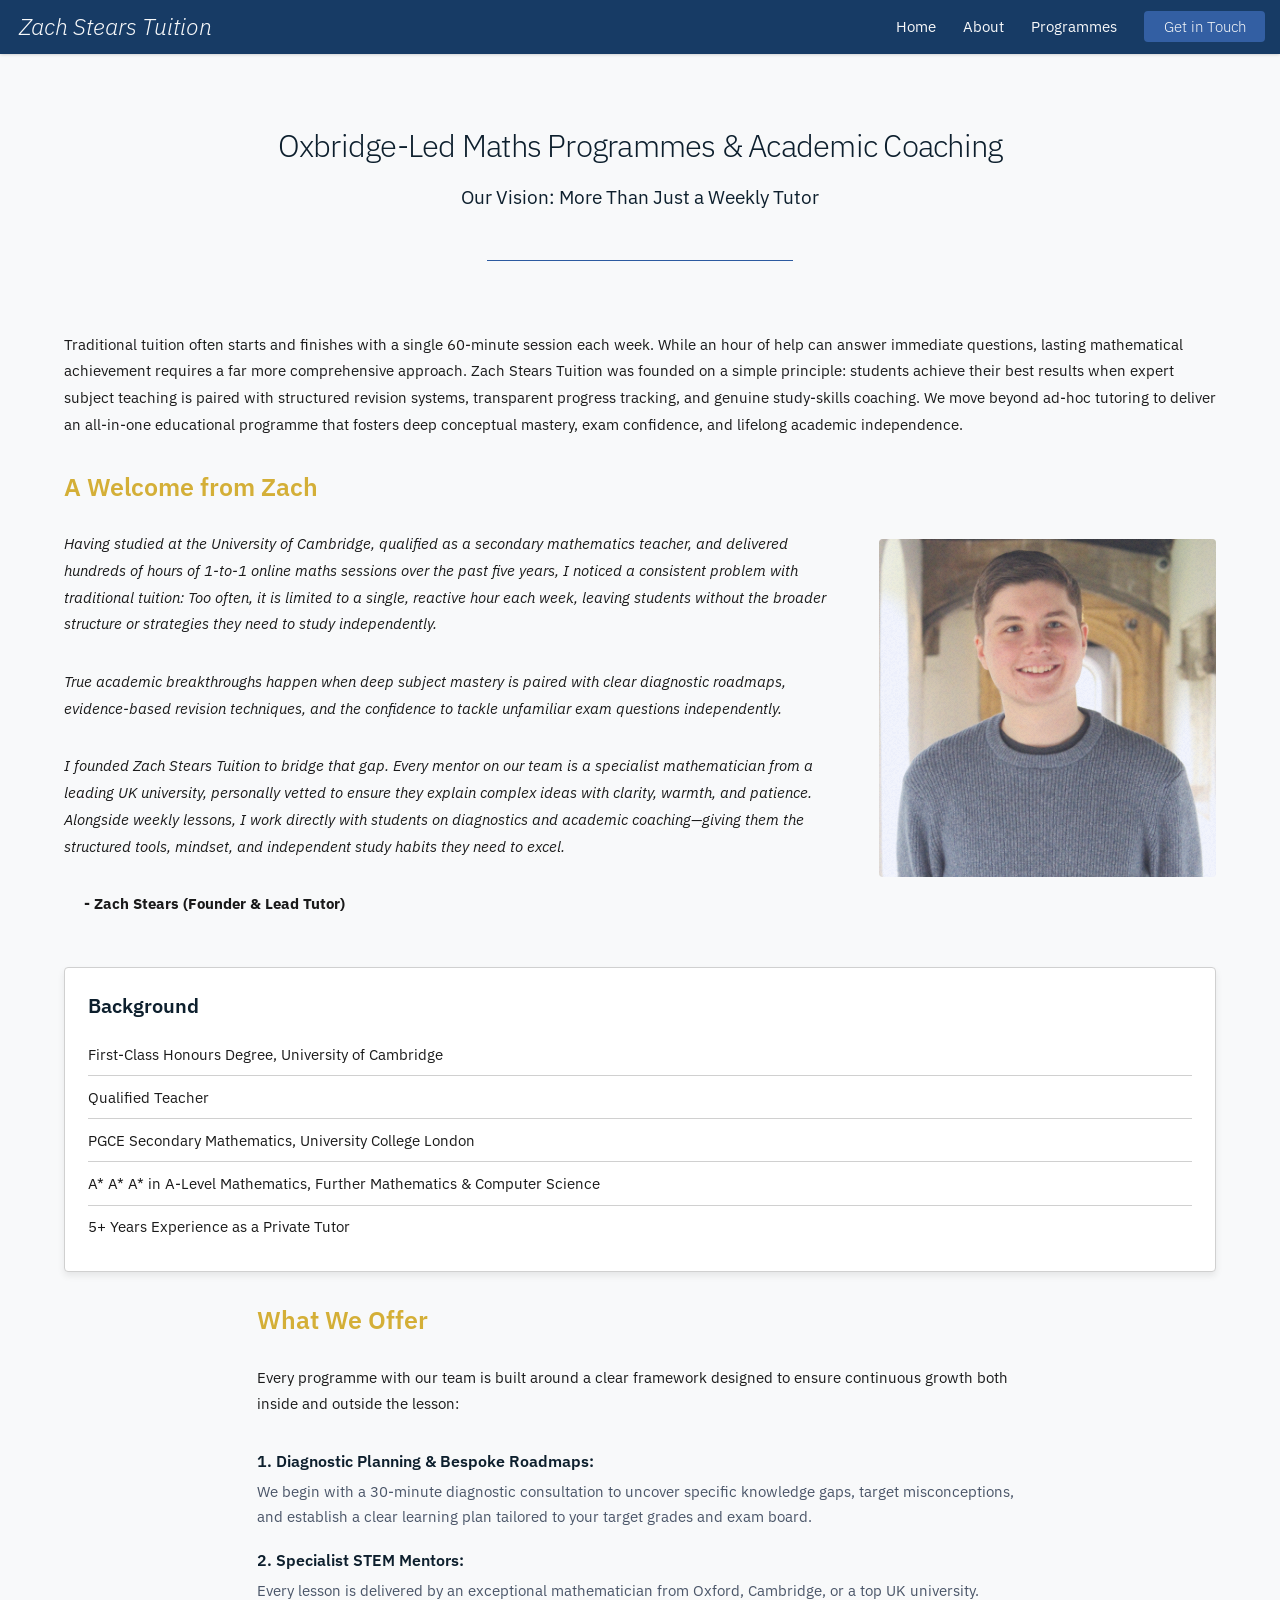
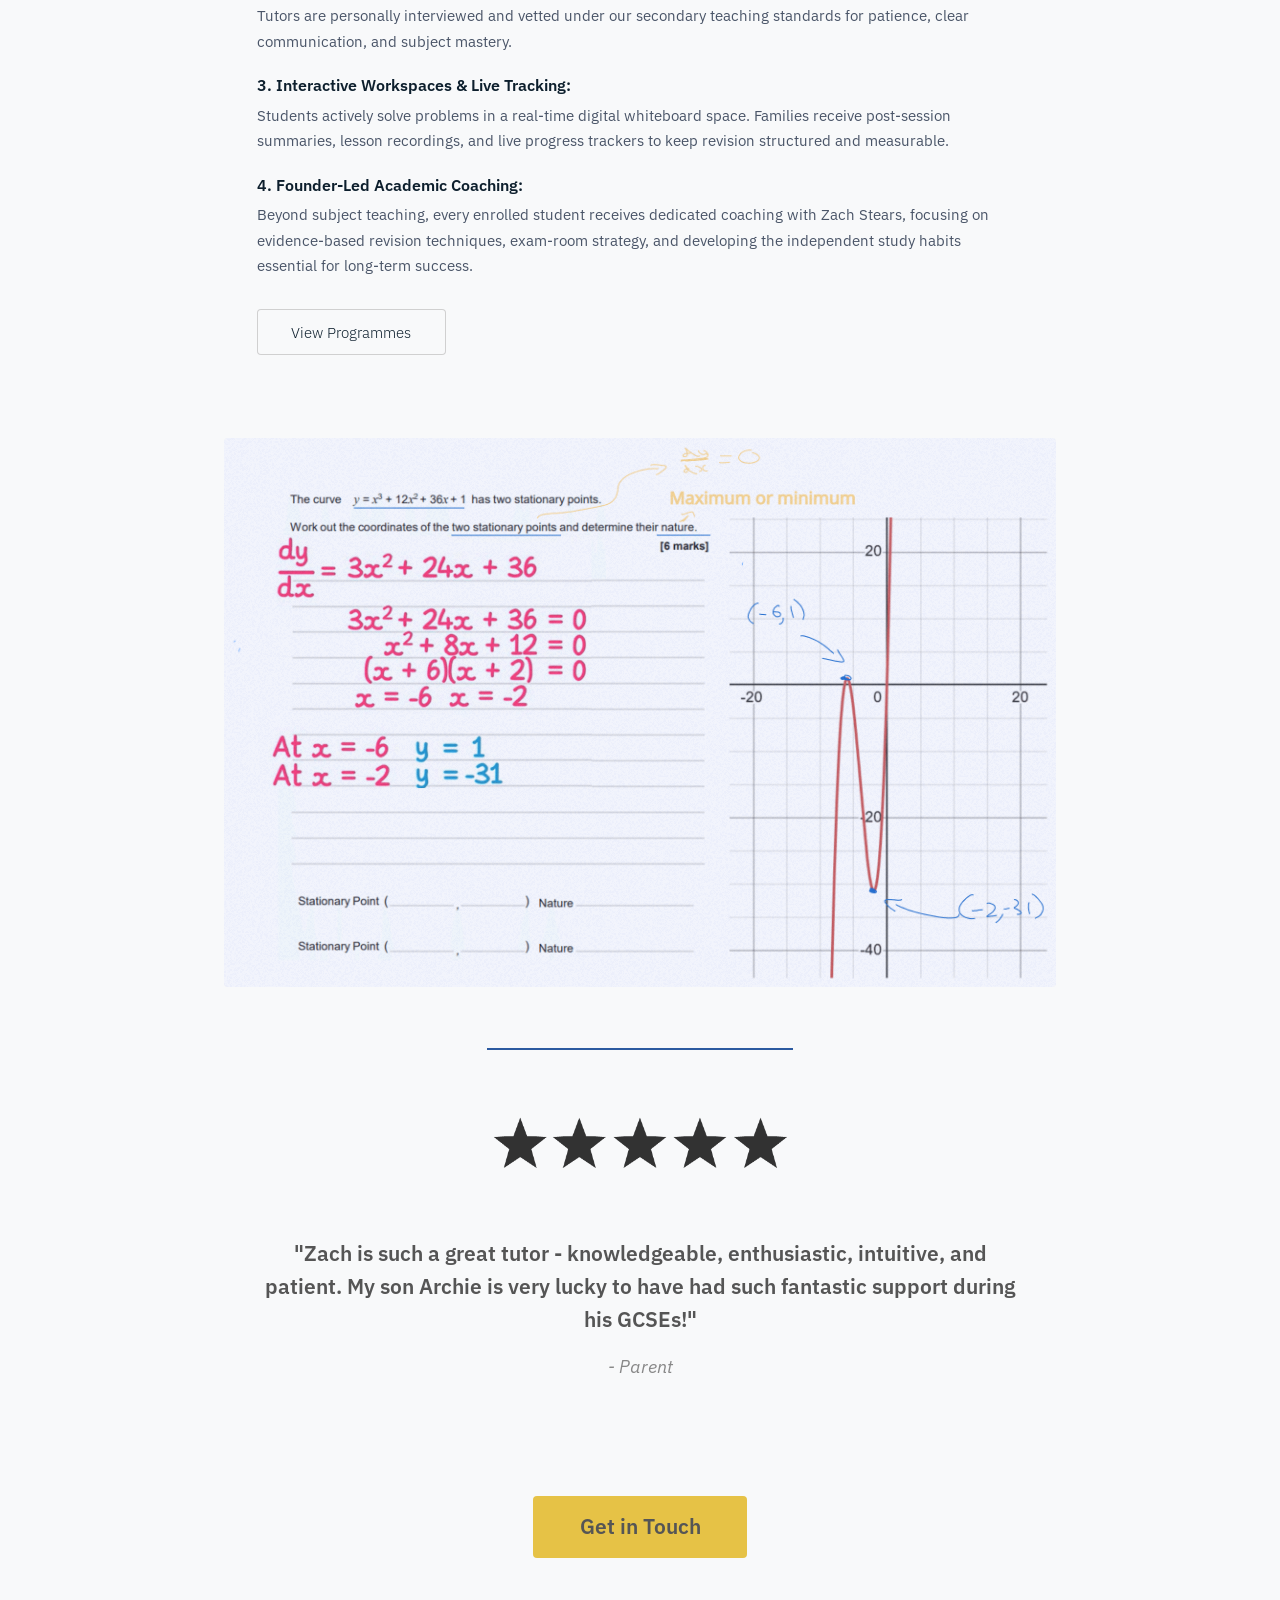
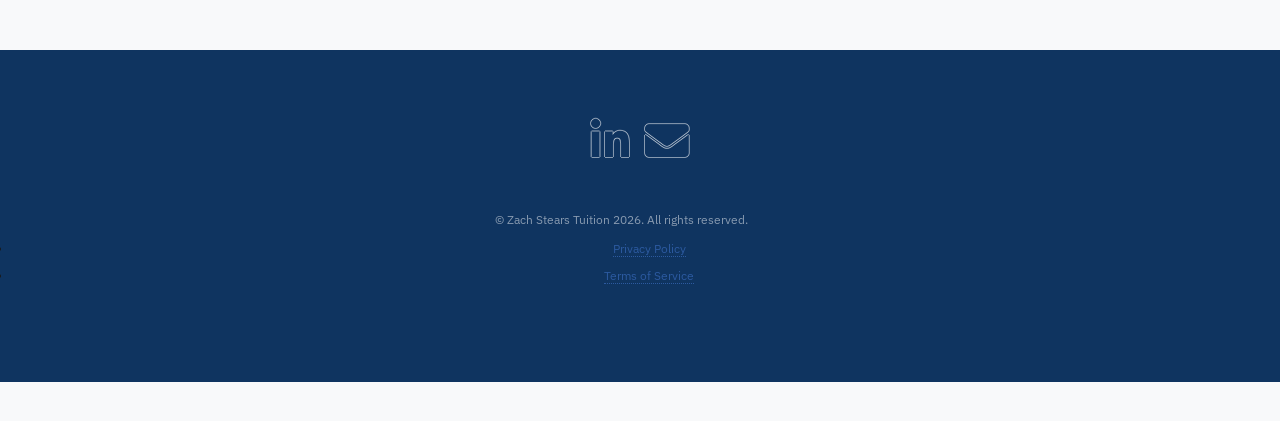
<file: about.html>
<!DOCTYPE HTML>

<html>
	<head>
		<!-- Google tag (gtag.js) -->
		<script async src="https://www.googletagmanager.com/gtag/js?id=AW-18391616742"></script>
		<script>
		window.dataLayer = window.dataLayer || [];
		function gtag(){dataLayer.push(arguments);}
		gtag('js', new Date());

		gtag('config', 'AW-18391616742');
		</script>
		<title>About - Zach Stears Tuition</title>
		<meta charset="utf-8" />
		<meta name="viewport" content="width=device-width, initial-scale=1, user-scalable=no" />
		<link rel="stylesheet" href="assets/css/main.css" />
		<noscript><link rel="stylesheet" href="assets/css/noscript.css" /></noscript>
		

		

	</head>
	<body class="is-preload">
		<div id="page-wrapper">

			<!-- Header/Nav Bar -->
			<!-- Header -->
				<header id="header">
					<h1 id="logo"><a href="index.html">Zach Stears Tuition</a></h1>
					<nav id="nav">
						<ul>
							<li><a href="index.html">Home</a></li>
							<li><a href="about.html">About</a></li>																	
							<li><a href="mathematics.html">Programmes</a></li>								
							<li><a href="contact.html" class="button primary">Get in Touch</a></li>
						</ul>
					</nav>

				
				</header>

			<!-- Main -->
				<div id="main" class="wrapper style1">
					<div class="container">
						<header class="major">
							<h2>Oxbridge-Led Maths Programmes & Academic Coaching</h2>
							<p>Our Vision: More Than Just a Weekly Tutor</p>
						</header>

						<!-- Content -->
							<section id="content">
								<!--<div class="headshot-list">
  									<a href="#" class="image fit" style="max-width: 400px; margin-left: auto; margin-right: auto;"><img src="images/headshot.jpg" alt="" class="headshot"/></a>
  									<ul class="styled-list">
   										<li>PGCE Mathematics (University College London)</li>
  										<li>First Class degree from University of Cambridge</li>
  										<li>A*A*A* in A-Level Mathematics, Further Mathematics, Computer Science </li>
 								    	<li>5 Years Experience as a Private Tutor</li>
  										<li>Teaching Experience</li>
										<li>Enhanced DBS </li>
  										<li>Up-to-date Safeguarding Training</li>
  									</ul>
								</div>-->
								<div class="about-intro-layout">
									
									<div class="about-intro-text">
										<p>
										Traditional tuition often starts and finishes with a single 60-minute session each week. While an hour of help can answer immediate questions, lasting mathematical achievement requires a far more comprehensive approach.
										Zach Stears Tuition was founded on a simple principle: students achieve their best results when expert subject teaching is paired with structured revision systems, transparent progress tracking, and genuine study-skills coaching. We move beyond ad-hoc tutoring to deliver an all-in-one educational programme that fosters deep conceptual mastery, exam confidence, and lifelong academic independence.
										</p>
									</div>
								</div>
								
								<div class="experience-layout">
									<div class="experience-text">
										<h3>A Welcome from Zach </h3>
										<p style = "font-style: italic">Having studied at the University of Cambridge, qualified as a secondary mathematics teacher, and delivered hundreds of hours of 1-to-1 online maths sessions over the past five years, I noticed a consistent problem with traditional tuition: Too often, it is limited to a single, reactive hour each week, leaving students without the broader structure or strategies they need to study independently.</p>
										<p style = "font-style: italic">True academic breakthroughs happen when deep subject mastery is paired with clear diagnostic roadmaps, evidence-based revision techniques, and the confidence to tackle unfamiliar exam questions independently.</p>
										<p style = "font-style: italic">I founded Zach Stears Tuition to bridge that gap. Every mentor on our team is a specialist mathematician from a leading UK university, personally vetted to ensure they explain complex ideas with clarity, warmth, and patience. Alongside weekly lessons, I work directly with students on diagnostics and academic coaching—giving them the structured tools, mindset, and independent study habits they need to excel.</p>
										<p style = "text-indent: 20px; font-weight: bold;"> - Zach Stears (Founder & Lead Tutor) </p>
									</div>
									<div class="about-intro-image">
										<a href="#" class="image fit"><img src="images/headshot.jpg" alt="" class="headshot" /></a>
									</div>
								</div>
								<aside class="qualifications-card box experience-background">
									<h4><b>Background</b></h4>
									<ul class="alt">
										<li>First-Class Honours Degree, University of Cambridge</li>
										<li>Qualified Teacher</li>
										<li>PGCE Secondary Mathematics, University College London</li>						
										<li>A* A* A* in A-Level Mathematics, Further Mathematics & Computer Science</li>
										<li>5+ Years Experience as a Private Tutor</li>
								
									</ul>
								</aside>
								
								<div class="session-layout">
								<div class="session-text">
									<h3>What We Offer</h3>
									<p>Every programme with our team is built around a clear framework designed to ensure continuous growth both inside and outside the lesson:</p>
									<ul class="offer-list">
										<li><b>1. Diagnostic Planning & Bespoke Roadmaps:</b> We begin with a 30-minute diagnostic consultation to uncover specific knowledge gaps, target misconceptions, and establish a clear learning plan tailored to your target grades and exam board.</li>
										<li><b>2. Specialist STEM Mentors:</b> Every lesson is delivered by an exceptional mathematician from Oxford, Cambridge, or a top UK university. Tutors are personally interviewed and vetted under our secondary teaching standards for patience, clear communication, and subject mastery.</li>
										<li><b>3. Interactive Workspaces & Live Tracking:</b> Students actively solve problems in a real-time digital whiteboard space. Families receive post-session summaries, lesson recordings, and live progress trackers to keep revision structured and measurable.</li>
										<li><b>4. Founder-Led Academic Coaching:</b> Beyond subject teaching, every enrolled student receives dedicated coaching with Zach Stears, focusing on evidence-based revision techniques, exam-room strategy, and developing the independent study habits essential for long-term success.</li>
									
									</ul>

									<ul class="actions">
										<li><a href="mathematics.html" class="button">View Programmes</a></li>
									</ul>
								</div>

								<div class="session-image">
									<a href="#" class="image fit"><img src="images/zoom-ss2.png" alt="" /></a>
									<!--<a href="#" class="image fit"><img src="images/placeholder-whiteboard.jpg" alt="" /></a>-->
								</div>

								<hr class="section-divider" />

								
								<a href="#" class="image fit no-overlay stars-image" style="max-width: 300px; margin-left: auto; margin-right: auto;"><img src="images/stars.png" alt="" /></a>

							<div class="testimonial-quote">
								<p class="quote-text">"Zach is such a great tutor - knowledgeable, enthusiastic, intuitive, and patient. My son Archie is very lucky to have had such fantastic support during his GCSEs!"</p>
								<p class="quote-attribution">- Parent</p>
							</div>

							<div style="text-align: center; margin-top: 2.25em; margin-bottom: 6em;">
								<a href="contact.html" class="button large contact-button">Get in Touch</a>
							</div>

					</div>
				</div>

			<!-- Footer -->
			<footer id="footer">
					<ul class="icons">
						<!--<li><a href="#" class="icon brands alt fa-twitter"><span class="label">Twitter</span></a></li>-->
						<!--<li><a href="#" class="icon brands alt fa-facebook-f"><span class="label">Facebook</span></a></li>-->
						<li><a href="https://www.linkedin.com/in/zach-stears" class="icon brands alt fa-linkedin-in"><span class="label">LinkedIn</span></a></li>
						<!--<li><a href="#" class="icon brands alt fa-instagram"><span class="label">Instagram</span></a></li>-->
						<li><a href="mailto:zstears.tutor@outlook.com" class="icon solid alt fa-envelope"><span class="label">Email</span></a></li>
					</ul>
					<ul class="copyright">
						<li>&copy; Zach Stears Tuition 2026. All rights reserved.</li><li></li>
					</ul>
					<ul class = "legal" style = "font-size: 0.8em; margin-top: 10px;">
                        <li><a href = "privacypolicy.html">Privacy Policy</a></li>
                        <li><a href = "termsofservice.html">Terms of Service</a></li>
                    </ul>
				</footer>

		</div>

		<!-- Scripts -->
			<script src="assets/js/jquery.min.js"></script>
			<script src="assets/js/jquery.scrolly.min.js"></script>
			<script src="assets/js/jquery.dropotron.min.js"></script>
			<script src="assets/js/jquery.scrollex.min.js"></script>
			<script src="assets/js/browser.min.js"></script>
			<script src="assets/js/breakpoints.min.js"></script>
			<script src="assets/js/util.js"></script>
			<script src="assets/js/main.js"></script>

	</body>

</html>
</file>
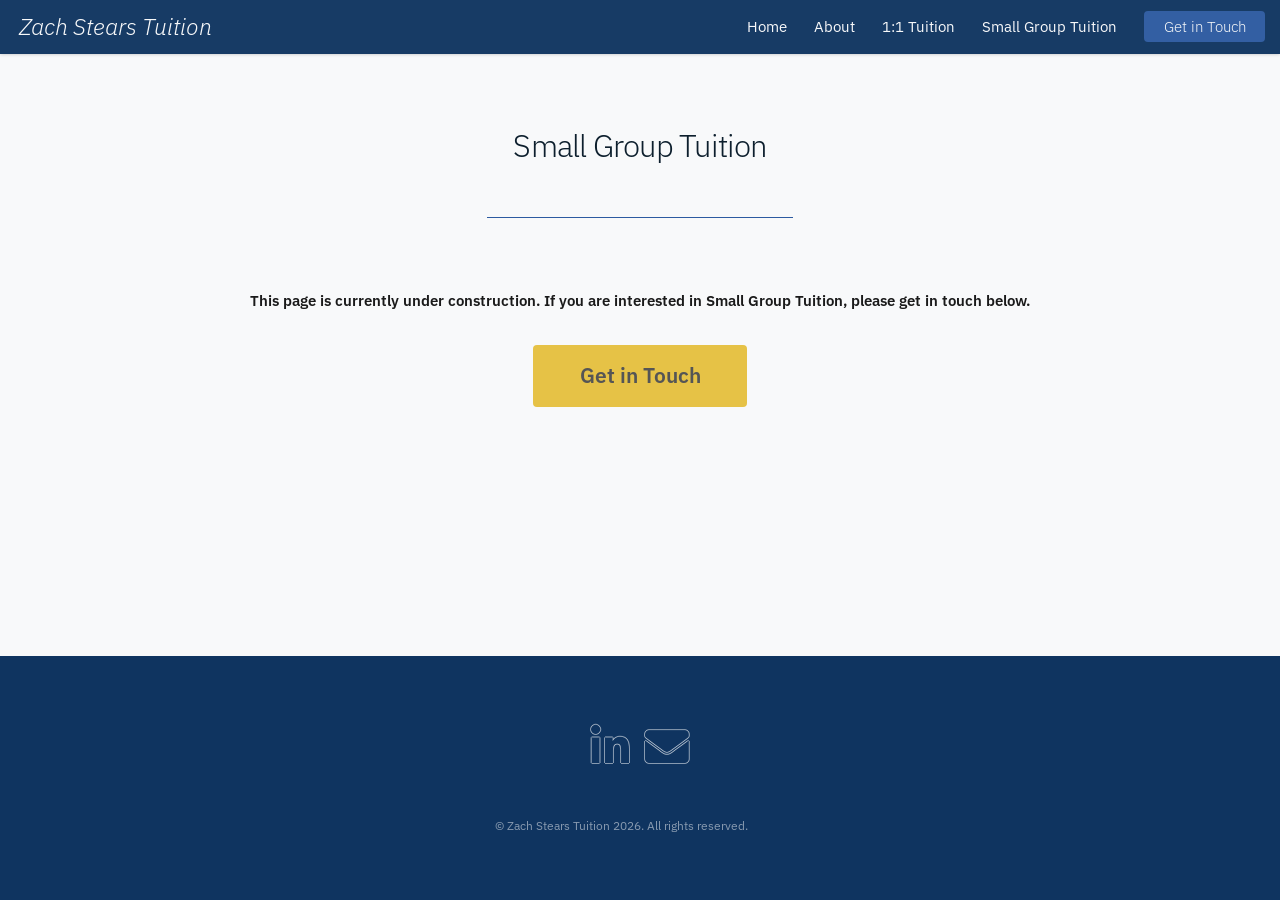
<file: grouptuition.html>
<!DOCTYPE HTML>

<html>
	<head>
		<title>Group Tuition- Zach Stears Tuition</title>
		<meta charset="utf-8" />
		<meta name="viewport" content="width=device-width, initial-scale=1, user-scalable=no" />
		<link rel="stylesheet" href="assets/css/main.css" />
		<noscript><link rel="stylesheet" href="assets/css/noscript.css" /></noscript>

	</head>
	<body class="is-preload">
		<div id="page-wrapper">

			<!-- Header/Nav Bar -->
				<header id="header">
					<h1 id="logo"><a href="index.html">Zach Stears Tuition</a></h1>
					<nav id="nav">
						<ul>
							<li><a href="index.html">Home</a></li>
						<li><a href="about.html">About</a></li>
						<li>
							<a href="mathematics.html">1:1 Tuition</a>
							<ul>
								<li><a href="mathematics.html">Mathematics Tuition</a></li>
								<li><a href="uniadmissions.html">University Admissions Tuition</a></li>
							</ul>
						</li>
						<li><a href="grouptuition.html">Small Group Tuition</a></li>
						<!--<li><a href="shortcourses.html">Easter Short Courses</a></li>-->
						<li><a href="contact.html" class="button primary">Get in Touch</a></li>
						</ul>
					</nav>
				</header>

			<!-- Main -->
				<div id="main" class="wrapper style1">
					<div class="container">
						<header class="major">
							<h2>Small Group Tuition</h2>
						</header>

						<!-- Content -->
							<section id="content">
                                <p style = "text-align: center; max-width: 1000px; margin-left: auto; margin-right: auto;"><b>This page is currently under construction. If you are interested in Small Group Tuition, please get in touch below.</b></p>
								


                                <!--<hr class="section-divider" />

								<a href="#" class="image fit no-overlay stars-image" style="max-width: 300px; margin-left: auto; margin-right: auto;"><img src="images/stars.png" alt="" /></a>

								<div class="testimonial-quote">
								<p class="quote-text">"Zach is such a great tutor - knowledgeable, enthusiastic, intuitive, and patient. My son Archie is very lucky to have had such fantastic support during his GCSEs!"</p>
								<p class="quote-attribution">- Parent</p>
							    </div>-->
							<div style="text-align: center; margin-top: 0em; margin-bottom: 6em;">
								<a href="contact.html" class="button large contact-button">Get in Touch</a>
							</div>

					</div>
				</div>

			<!-- Footer -->
			<footer id="footer">
					<ul class="icons">
						<!--<li><a href="#" class="icon brands alt fa-twitter"><span class="label">Twitter</span></a></li>-->
						<!--<li><a href="#" class="icon brands alt fa-facebook-f"><span class="label">Facebook</span></a></li>-->
						<li><a href="https://www.linkedin.com/in/zach-stears" class="icon brands alt fa-linkedin-in"><span class="label">LinkedIn</span></a></li>
						<!--<li><a href="#" class="icon brands alt fa-instagram"><span class="label">Instagram</span></a></li>-->
						<li><a href="mailto:zstears.tutor@outlook.com" class="icon solid alt fa-envelope"><span class="label">Email</span></a></li>
					</ul>
					<ul class="copyright">
						<li>&copy; Zach Stears Tuition 2026. All rights reserved.</li><li></li>
					</ul>
				</footer>

		</div>

		<!-- Scripts -->
			<script src="assets/js/jquery.min.js"></script>
			<script src="assets/js/jquery.scrolly.min.js"></script>
			<script src="assets/js/jquery.dropotron.min.js"></script>
			<script src="assets/js/jquery.scrollex.min.js"></script>
			<script src="assets/js/browser.min.js"></script>
			<script src="assets/js/breakpoints.min.js"></script>
			<script src="assets/js/util.js"></script>
			<script src="assets/js/main.js"></script>

	</body>

</html>
</file>
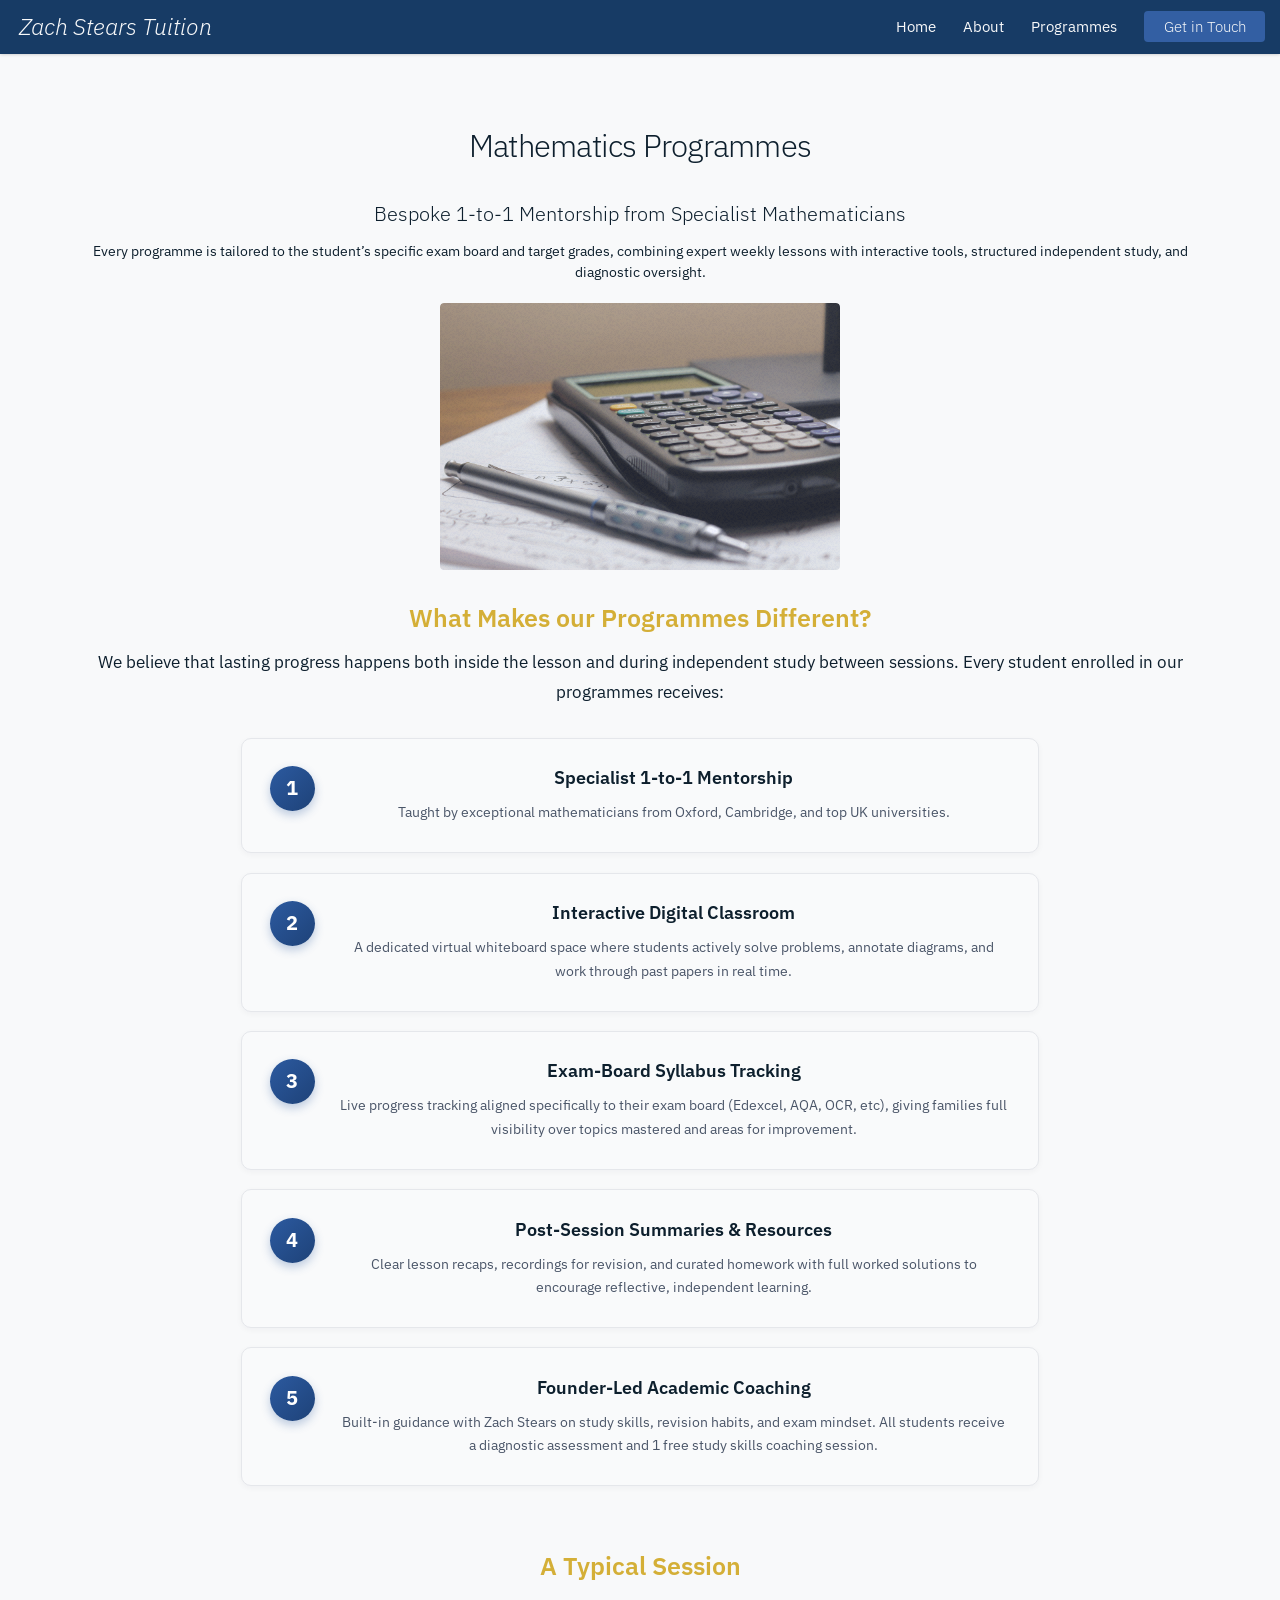
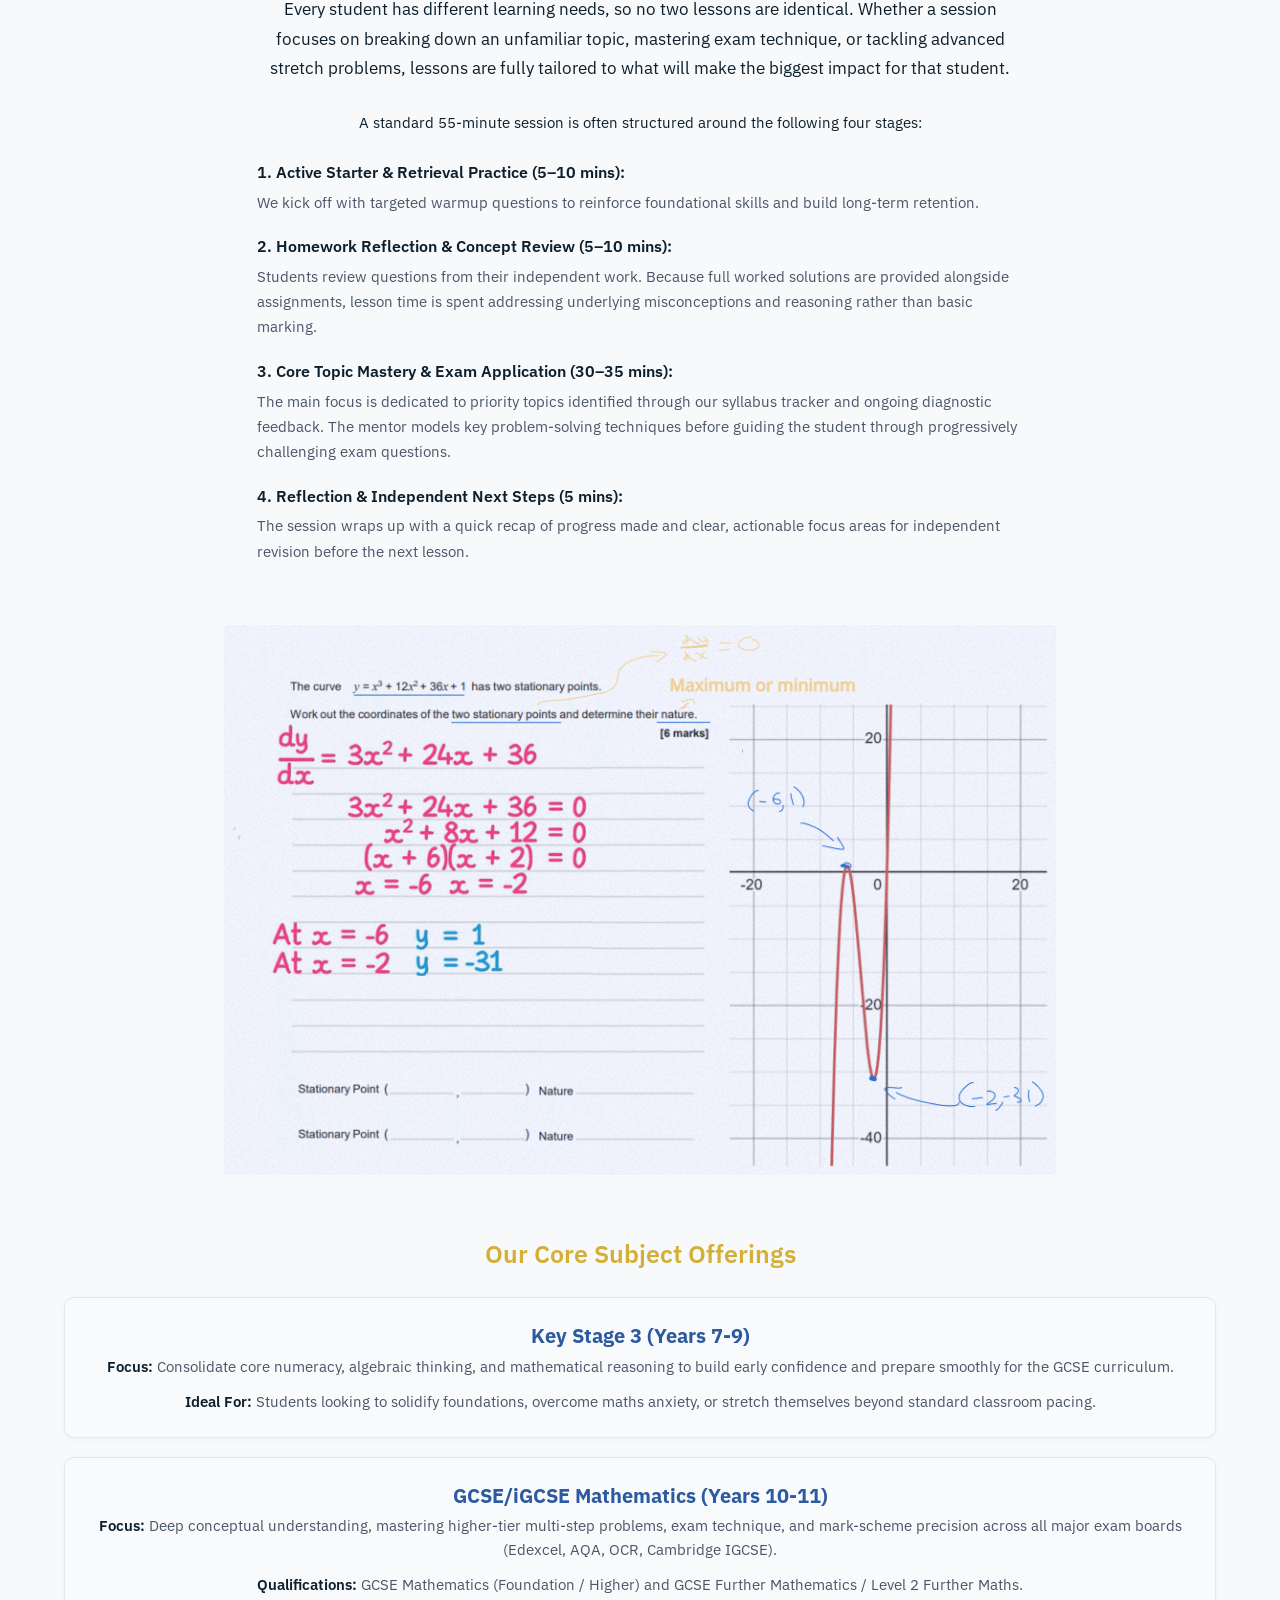
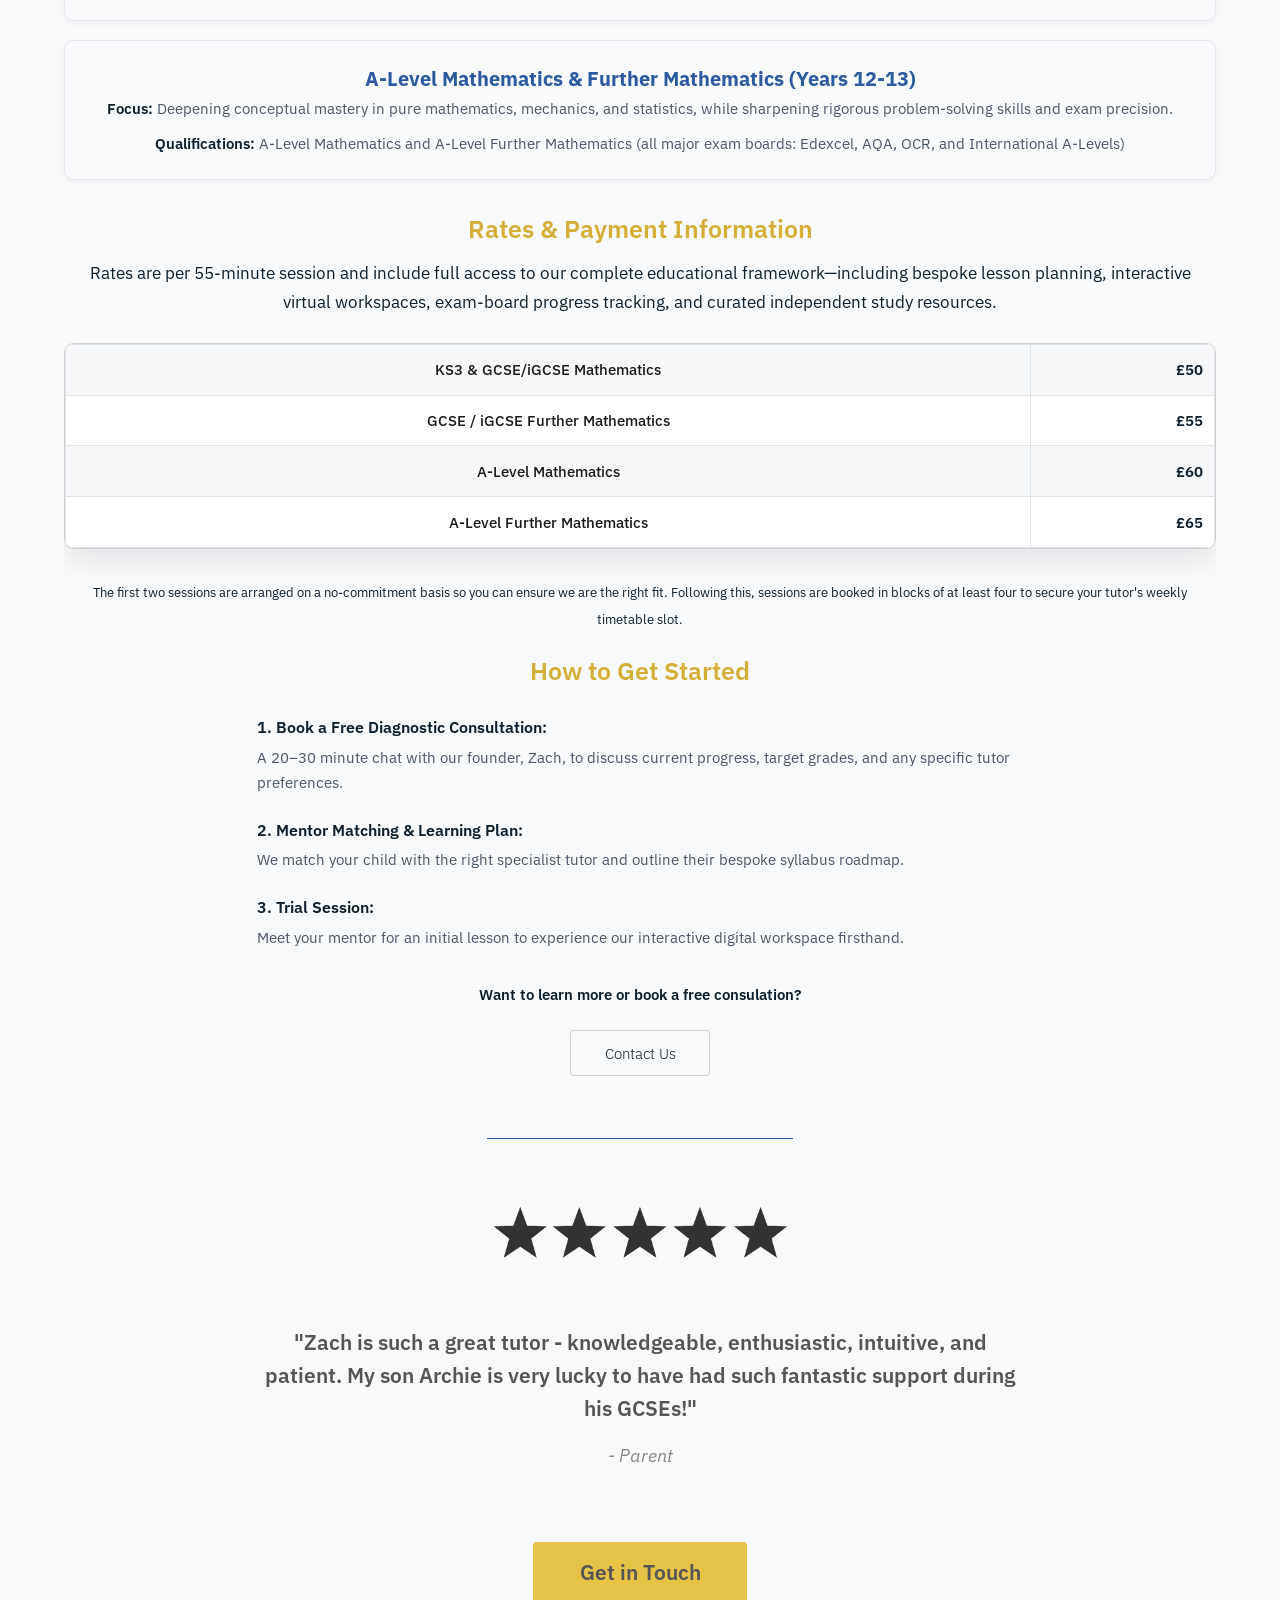
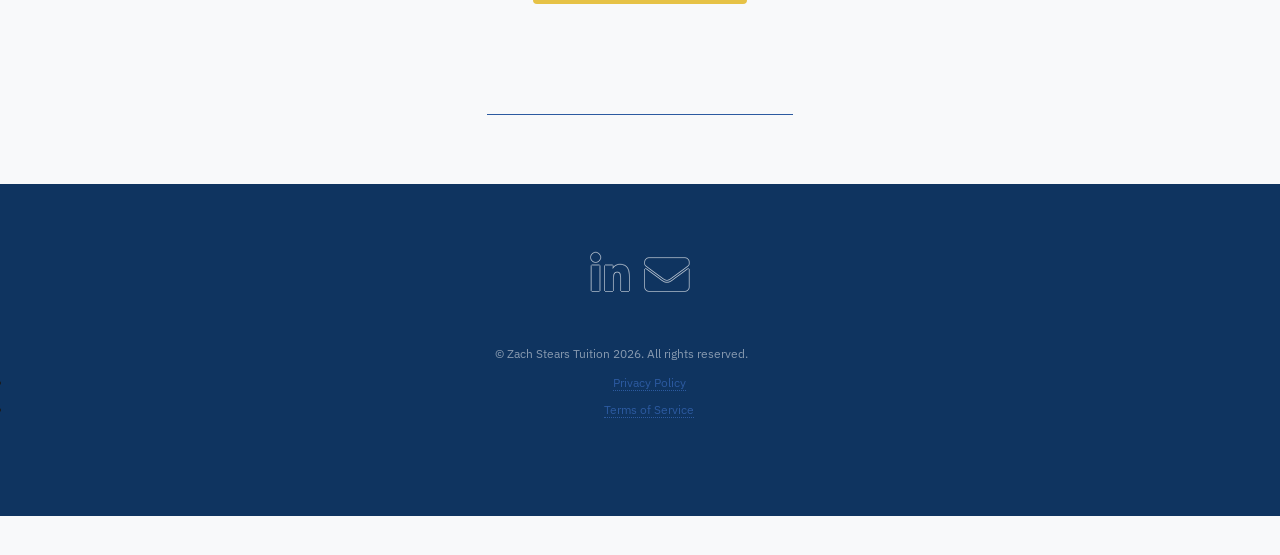
<file: mathematics.html>
<!DOCTYPE HTML>

<html>
	<head>
		<!-- Google tag (gtag.js) -->
		<script async src="https://www.googletagmanager.com/gtag/js?id=AW-18391616742"></script>
		<script>
		window.dataLayer = window.dataLayer || [];
		function gtag(){dataLayer.push(arguments);}
		gtag('js', new Date());

		gtag('config', 'AW-18391616742');
		</script>
		<title>About - Zach Stears Tuition</title>
		<meta charset="utf-8" />
		<meta name="viewport" content="width=device-width, initial-scale=1, user-scalable=no" />
		<link rel="stylesheet" href="assets/css/main.css" />
		<noscript><link rel="stylesheet" href="assets/css/noscript.css" /></noscript>
		

	</head>
	<body class="is-preload">
		<div id="page-wrapper">

			<!-- Header/Nav Bar -->
			<!-- Header -->
				<header id="header">
					<h1 id="logo"><a href="index.html">Zach Stears Tuition</a></h1>
					<nav id="nav">
						<ul>
							<li><a href="index.html">Home</a></li>
							<li><a href="about.html">About</a></li>																	
							<li><a href="mathematics.html">Programmes</a></li>								
							<li><a href="contact.html" class="button primary">Get in Touch</a></li>
						</ul>
					</nav>

				</header>

			<!-- Main -->
				<div id="main" class="wrapper style1">
					<div class="container">
						<header class="major">
							<h2>Mathematics Programmes</h2>
							<h4>Bespoke 1-to-1 Mentorship from Specialist Mathematicians</h4>
							<p>Every programme is tailored to the student’s specific exam board and target grades, combining expert weekly lessons with interactive tools, structured independent study, and diagnostic oversight.</p>
                           <!-- <a href="#" class="image fit" style="max-width: 400px; margin-left: auto; margin-right: auto;"><img src="images/maths-calc.jpg" alt="" class="headshot"/></a>

                            <div class="mathcurricula-grid">
   										<div class="curriculum-item">
   											<span class="curriculum-icon">✓</span>
   											<span class="curriculum-text">KS3 Maths (Years 7-9)</span>
   										</div>
   										<div class="curriculum-item">
   											<span class="curriculum-icon">✓</span>
   											<span class="curriculum-text">GCSE/IGCSE Maths</span>
   										</div>
   										<div class="curriculum-item">
   											<span class="curriculum-icon">✓</span>
   											<span class="curriculum-text">GCSE/iGCSE Further Maths</span>
   										</div>
   										<div class="curriculum-item">
   											<span class="curriculum-icon">✓</span>
   											<span class="curriculum-text">A-Level Mathematics (incl. International A-Level)</span>
   										</div>
   										<div class="curriculum-item">
   											<span class="curriculum-icon">✓</span>
   											<span class="curriculum-text">A-Level Further Mathematics*</span>
   										</div>
   										<div class="curriculum-item">
   											<span class="curriculum-icon">✓</span>
   											<span class="curriculum-text">University Admissions Exams*</span>
   										</div>
   										<div class="curriculum-item">
   											<span class="curriculum-icon">✓</span>
   											<span class="curriculum-text">11+ Maths</span>
   										</div>
   										<div class="curriculum-item">
   											<span class="curriculum-icon">✓</span>
   											<span class="curriculum-text">13+ Maths</span>
   										</div>
								</div>
                                
                                <div>
                                    <p>For more information about University entrance exams, please see our dedicated University Admissions page <a href="uniadmissions.html">here</a>.</p> 

                                    <p>*These sessions may be delivered by tutors other than Zach. All tutors are experts in their subjects, Cambridge/Oxford students or graduates, and hold an Enhanced DBS check.</p> 


                                </div>


						</header>-->
						<a href="#" class="image fit" style="max-width: 400px; margin-left: auto; margin-right: auto;"><img src="images/maths-calc.jpg" alt="" class="headshot"/></a>

						<!-- Content -->
							<section id="content">
								
								
								<div class="experience-layout">
									<div class="experience-text">
										<h3>What Makes our Programmes Different?</h3>
										<p>We believe that lasting progress happens both inside the lesson and during independent study between sessions. Every student enrolled in our programmes receives:</p>

											<ol class="included-list">
												<li class="included-item">
													<div class="included-number">1</div>
													<div class="included-content">
														<h4 class="included-title">Specialist 1-to-1 Mentorship</h4>
														<p>Taught by exceptional mathematicians from Oxford, Cambridge, and top UK universities.</p>
													</div>
												</li>
												<li class="included-item">
													<div class="included-number">2</div>
													<div class="included-content">
														<h4 class="included-title">Interactive Digital Classroom</h4>
														<p>A dedicated virtual whiteboard space where students actively solve problems, annotate diagrams, and work through past papers in real time.</p>
													</div>
												</li>
												<li class="included-item">
													<div class="included-number">3</div>
													<div class="included-content">
														<h4 class="included-title">Exam-Board Syllabus Tracking</h4>
														<p>Live progress tracking aligned specifically to their exam board (Edexcel, AQA, OCR, etc), giving families full visibility over topics mastered and areas for improvement.</p>
													</div>
												</li>
												<li class="included-item">
													<div class="included-number">4</div>
													<div class="included-content">
														<h4 class="included-title">Post-Session Summaries & Resources</h4>
														<p>Clear lesson recaps, recordings for revision, and curated homework with full worked solutions to encourage reflective, independent learning.</p>
													</div>
												</li>
												<li class="included-item">
													<div class="included-number">5</div>
													<div class="included-content">
														<h4 class="included-title">Founder-Led Academic Coaching</h4>
														<p>Built-in guidance with Zach Stears on study skills, revision habits, and exam mindset. All students receive a diagnostic assessment and 1 free study skills coaching session.</p>
													</div>
												</li>
											</ol>

                                        <!--<a href="#" class="image fit" style="max-width: 400px; margin-left: auto; margin-right: auto;"><img src="images/placeholder.png" alt="" class="headshot"/></a>-->

									</div>
								
								</div>
								
								<div class="session-layout">
								<div class="session-text">
									<h3>A Typical Session</h3>
									<p>Every student has different learning needs, so no two lessons are identical. Whether a session focuses on breaking down an unfamiliar topic, mastering exam technique, or tackling advanced stretch problems, lessons are fully tailored to what will make the biggest impact for that student.</p>
									<p>A standard 55-minute session is often structured around the following four stages:</p>
									<ul class = "offer-list">

									
										<li><b>1. Active Starter & Retrieval Practice (5–10 mins):</b>We kick off with targeted warmup questions to reinforce foundational skills and build long-term retention.</li> 
										<li><b>2. Homework Reflection & Concept Review (5–10 mins):</b></b>Students review questions from their independent work. Because full worked solutions are provided alongside assignments, lesson time is spent addressing underlying misconceptions and reasoning rather than basic marking.</li> 
										<li><b>3. Core Topic Mastery & Exam Application (30–35 mins):</b> The main focus is dedicated to priority topics identified through our syllabus tracker and ongoing diagnostic feedback. The mentor models key problem-solving techniques before guiding the student through progressively challenging exam questions.</li>
										<li><b>4. Reflection & Independent Next Steps (5 mins):</b> The session wraps up with a quick recap of progress made and clear, actionable focus areas for independent revision before the next lesson.</li>
									</ul>


									
									
								</div>

								<div class="session-image">
									<a href="#" class="image fit"><img src="images/zoom-ss2.png" alt="" /></a>
									<!--<a href="#" class="image fit"><img src="images/placeholder-whiteboard.jpg" alt="" /></a>-->
								</div>

                                <div class="examboards-text">
									<h3>Our Core Subject Offerings</h3>
									<div class="examboards-grid">
										<article class="examboard-card">
											<h4>Key Stage 3 (Years 7-9)</h4>
											<p><b>Focus: </b>Consolidate core numeracy, algebraic thinking, and mathematical reasoning to build early confidence and prepare smoothly for the GCSE curriculum.</p>
											<p><b>Ideal For: </b>Students looking to solidify foundations, overcome maths anxiety, or stretch themselves beyond standard classroom pacing.</p>
										</article>

										<article class="examboard-card">
											<h4>GCSE/iGCSE Mathematics (Years 10-11)</h4>
											<p><b>Focus: </b>Deep conceptual understanding, mastering higher-tier multi-step problems, exam technique, and mark-scheme precision across all major exam boards (Edexcel, AQA, OCR, Cambridge IGCSE).</p>
											<p><b>Qualifications: </b>GCSE Mathematics (Foundation / Higher) and GCSE Further Mathematics / Level 2 Further Maths.</p>
										</article>

										<article class="examboard-card">
											<h4>A-Level Mathematics & Further Mathematics (Years 12-13)</h4>
											<p><b>Focus: </b> Deepening conceptual mastery in pure mathematics, mechanics, and statistics, while sharpening rigorous problem-solving skills and exam precision.</p>
											<p><b>Qualifications: </b>A-Level Mathematics and A-Level Further Mathematics (all major exam boards: Edexcel, AQA, OCR, and International A-Levels)</p>
										</article>
									

									
									</div>
								</div>

                                <div class="rates-text">
									<h3>Rates & Payment Information</h3>
									<p>Rates are per 55-minute session and include full access to our complete educational framework—including bespoke lesson planning, interactive virtual workspaces, exam-board progress tracking, and curated independent study resources.</p>
										<div id="currency-test-selector" style="display: none; margin-bottom: 1.5em; padding: 1em; background: #f0f0f0; border-radius: 4px;">
											<label for="currency-selector" style="font-weight: 600; display: block; margin-bottom: 0.5em; color: #9b2c2c;">🧪 Test Mode - Select currency:</label>
											<select id="currency-selector" style="padding: 0.6em; font-size: 0.95em; border-radius: 4px; border: 1px solid #d0d0d0; background: white; cursor: pointer; width: 100%; max-width: 300px;">
												<option value="GBP">GBP (£) - United Kingdom</option>
												<option value="USD">USD ($) - United States</option>
												<option value="EUR">EUR (€) - Europe</option>
												<option value="AED">AED (د.إ) - UAE</option>
												<option value="SAR">SAR (ر.س) - Saudi Arabia</option>
												<option value="QAR">QAR (ر.ق) - Qatar</option>
												<option value="KWD">KWD (د.ك) - Kuwait</option>
												<option value="BHD">BHD (د.ب) - Bahrain</option>
												<option value="OMR">OMR (ر.ع.) - Oman</option>
												<option value="AUD">AUD ($) - Australia</option>
												<option value="CAD">CAD ($) - Canada</option>
												<option value="SGD">SGD ($) - Singapore</option>
												<option value="HKD">HKD ($) - Hong Kong</option>
												<option value="INR">INR (₹) - India</option>
												<option value="JPY">JPY (¥) - Japan</option>
												<option value="CNY">CNY (¥) - China</option>
												<option value="NZD">NZD ($) - New Zealand</option>
											</select>
										</div>
									<!-- <h4 style = "color:#9b2c2c ;"><b>March Offer: All sessions <span id="offer-price-display">£40</span>/hr for new students</b></h4>-->
									<div class="rates-table">
										<div class="table-wrapper">
											<table class="alt">
												
												<tbody>													
													<tr>
														<td class="level">KS3 & GCSE/iGCSE Mathematics</td>
														<td class="rate"><span class="">£50</span>
													</tr>
													<tr>
														<td class="level">GCSE / iGCSE Further Mathematics</td>
														<td class="rate"><span class="">£55</span>
													</tr>
													<tr>
														<td class="level">A-Level Mathematics</td>
														<td class="rate"><span class="">£60</span>
													</tr>
													<tr>
														<td class="level">A-Level Further Mathematics</td>
														<td class="rate"><span class="">£65</span>
													</tr>								
												</tbody>
											</table>
										</div>
									</div>
									
									<p style = "font-size: small;">The first two sessions are arranged on a no-commitment basis so you can ensure we are the right fit. Following this, sessions are booked in blocks of at least four to secure your tutor's weekly timetable slot.</p>
									
									<div class = "Get-started">
										<h3>How to Get Started</h3>
										<ul class="offer-list">
											<li><b>1. Book a Free Diagnostic Consultation:</b>A 20–30 minute chat with our founder, Zach, to discuss current progress, target grades, and any specific tutor preferences.</li> 
											<li><b>2. Mentor Matching & Learning Plan:</b></b>We match your child with the right specialist tutor and outline their bespoke syllabus roadmap.</li> 
											<li><b>3. Trial Session:</b> Meet your mentor for an initial lesson to experience our interactive digital workspace firsthand.</li>
										</ul>
									</div>


									<p><b>Want to learn more or book a free consulation?</b></p> 
									<ul class="actions special">
										<li><a href="contact.html" class="button">Contact Us</a></li>
									</ul>

								</div>






								<hr class="section-divider" />

								
								<a href="#" class="image fit no-overlay stars-image" style="max-width: 300px; margin-left: auto; margin-right: auto;"><img src="images/stars.png" alt="" /></a>

							<div class="testimonial-quote">
								<p class="quote-text">"Zach is such a great tutor - knowledgeable, enthusiastic, intuitive, and patient. My son Archie is very lucky to have had such fantastic support during his GCSEs!"</p>
								<p class="quote-attribution">- Parent</p>
							</div>

							<div style="text-align: center; margin-top: 0em; margin-bottom: 6em;">
								<a href="contact.html" class="button large contact-button">Get in Touch</a>
							</div>

					            </div>
				</div>

			<!-- Footer -->
			<footer id="footer">
					<ul class="icons">
						<!--<li><a href="#" class="icon brands alt fa-twitter"><span class="label">Twitter</span></a></li>-->
						<!--<li><a href="#" class="icon brands alt fa-facebook-f"><span class="label">Facebook</span></a></li>-->
						<li><a href="https://www.linkedin.com/in/zach-stears" class="icon brands alt fa-linkedin-in"><span class="label">LinkedIn</span></a></li>
						<!--<li><a href="#" class="icon brands alt fa-instagram"><span class="label">Instagram</span></a></li>-->
						<li><a href="mailto:zstears.tutor@outlook.com" class="icon solid alt fa-envelope"><span class="label">Email</span></a></li>
					</ul>
					<ul class="copyright">
						<li>&copy; Zach Stears Tuition 2026. All rights reserved.</li><li></li>
					</ul>
					<ul class = "legal" style = "font-size: 0.8em; margin-top: 10px;">
                        <li><a href = "privacypolicy.html">Privacy Policy</a></li>
                        <li><a href = "termsofservice.html">Terms of Service</a></li>
                    </ul>
				</footer>

		</div>

		<!-- Scripts -->
			<script src="assets/js/jquery.min.js"></script>
			<script>
				// Base prices in GBP
				const basePrices = {
					'11+ & 13+': { was: 50, offer: 40 },
					'KS3 & GCSE/iGCSE Mathematics': { was: 50, offer: 40 },
					'GCSE / iGCSE Further Mathematics': { was: 55, offer: 40 },
					'A-Level Mathematics': { was: 60, offer: 40 },
					'A-Level Further Mathematics': { was: 60, offer: 40 },
					'University Admissions Maths': { was: 65, offer: 40 }
				};

				const currencySymbols = {
					'GBP': '£', 'USD': '$', 'EUR': '€', 'AUD': '$',
					'CAD': '$', 'SGD': '$', 'HKD': '$', 'INR': '₹', 'NZD': '$',
					'AED': 'د.إ', 'SAR': 'ر.س', 'QAR': 'ر.ق', 'KWD': 'د.ك', 'BHD': 'د.ب',
					'OMR': 'ر.ع.', 'JPY': '¥', 'CNY': '¥', 'MXN': '$', 'BRL': 'R$',
					'ZAR': 'R', 'TRY': '₺', 'RUB': '₽'
				};

				let exchangeRates = { 'GBP': 1 };
				let currentCurrency = 'GBP';

				// Function to detect user country and convert prices
				function initCurrencyConversion() {
					// Fetch geolocation data
					fetch('https://ipapi.co/json/')
						.then(response => response.json())
						.then(data => {
							const country = data.currency;
							if (country) {
								fetchExchangeRates(country);
							}
						})
						.catch(err => console.log('Geolocation unavailable'));
				}

				// Fetch exchange rates
				function fetchExchangeRates(targetCurrency) {
					fetch(`https://api.exchangerate-api.com/v4/latest/GBP`)
						.then(response => response.json())
						.then(data => {
							exchangeRates = data.rates;
							updatePrices(targetCurrency);
						})
						.catch(err => console.log('Exchange rates unavailable'));
				}

				// Update table prices
				function updatePrices(currency) {
					currentCurrency = currency;
					const rate = exchangeRates[currency] || 1;
					const symbol = currencySymbols[currency] || '£';

					document.querySelectorAll('.rates-table tbody tr').forEach(row => {
						const levelText = row.querySelector('.level').textContent;
						const priceCell = row.querySelector('.rate');

						if (basePrices[levelText]) {
							const wasPrice = Math.round(basePrices[levelText].was * rate);
							const offerPrice = Math.round(basePrices[levelText].offer * rate);

							// priceCell.innerHTML = `<span class="was">${symbol}${wasPrice}</span><span class="offer">${symbol}${offerPrice}</span>`;
						}
					});

					// Update offer price display in heading
					// const offerDisplayPrice = Math.round(40 * rate);
					// document.getElementById('offer-price-display').textContent = symbol + offerDisplayPrice; 
				}

				// Check for test mode
				function checkTestMode() {
					const urlParams = new URLSearchParams(window.location.search);
					if (urlParams.get('test') === '1') {
						document.getElementById('currency-test-selector').style.display = 'block';
						// Wire up selector
						document.getElementById('currency-selector').addEventListener('change', function(e) {
							fetchExchangeRates(e.target.value);
						});
					}
				}

				// Initialize on page load
				window.addEventListener('DOMContentLoaded', function() {
					checkTestMode();
					initCurrencyConversion();
				});
			</script>
			<script src="assets/js/jquery.scrolly.min.js"></script>
			<script src="assets/js/jquery.dropotron.min.js"></script>
			<script src="assets/js/jquery.scrollex.min.js"></script>
			<script src="assets/js/browser.min.js"></script>
			<script src="assets/js/breakpoints.min.js"></script>
			<script src="assets/js/util.js"></script>
			<script src="assets/js/main.js"></script>

	</body>

</html>
</file>
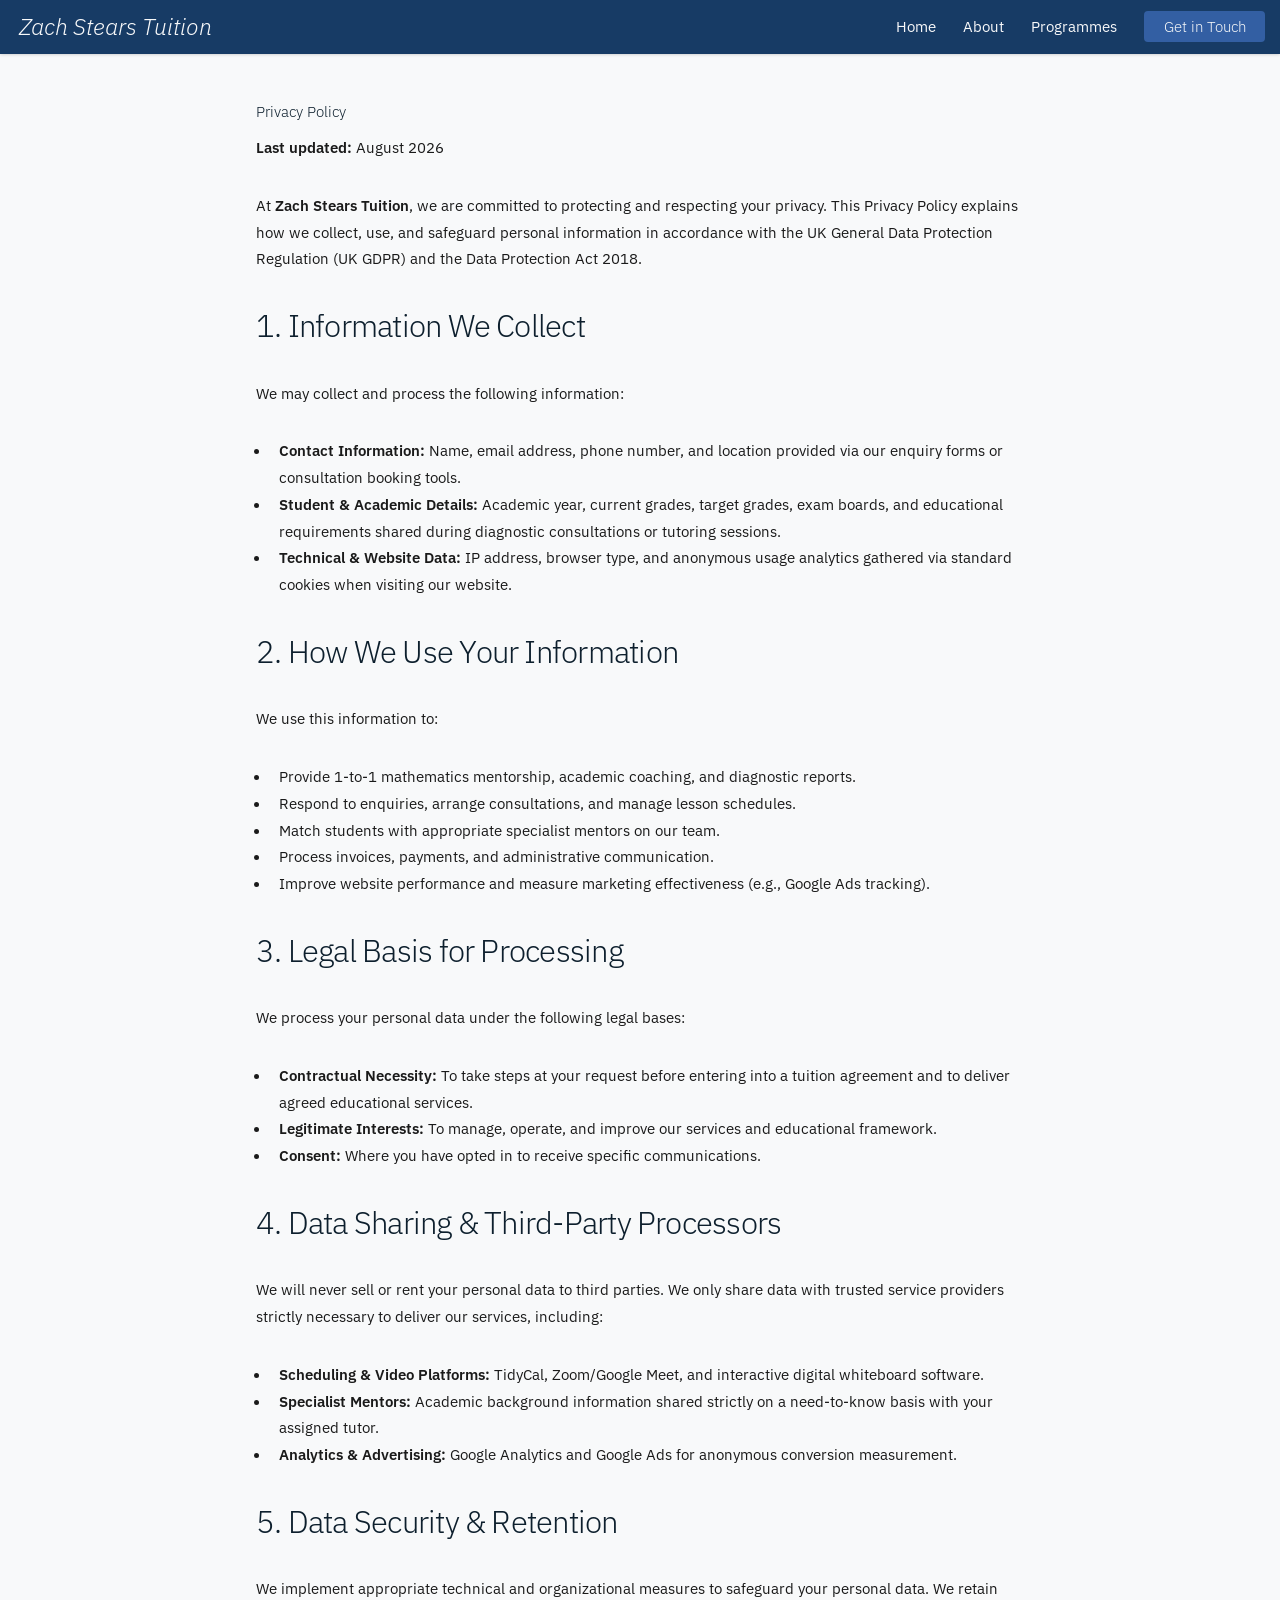
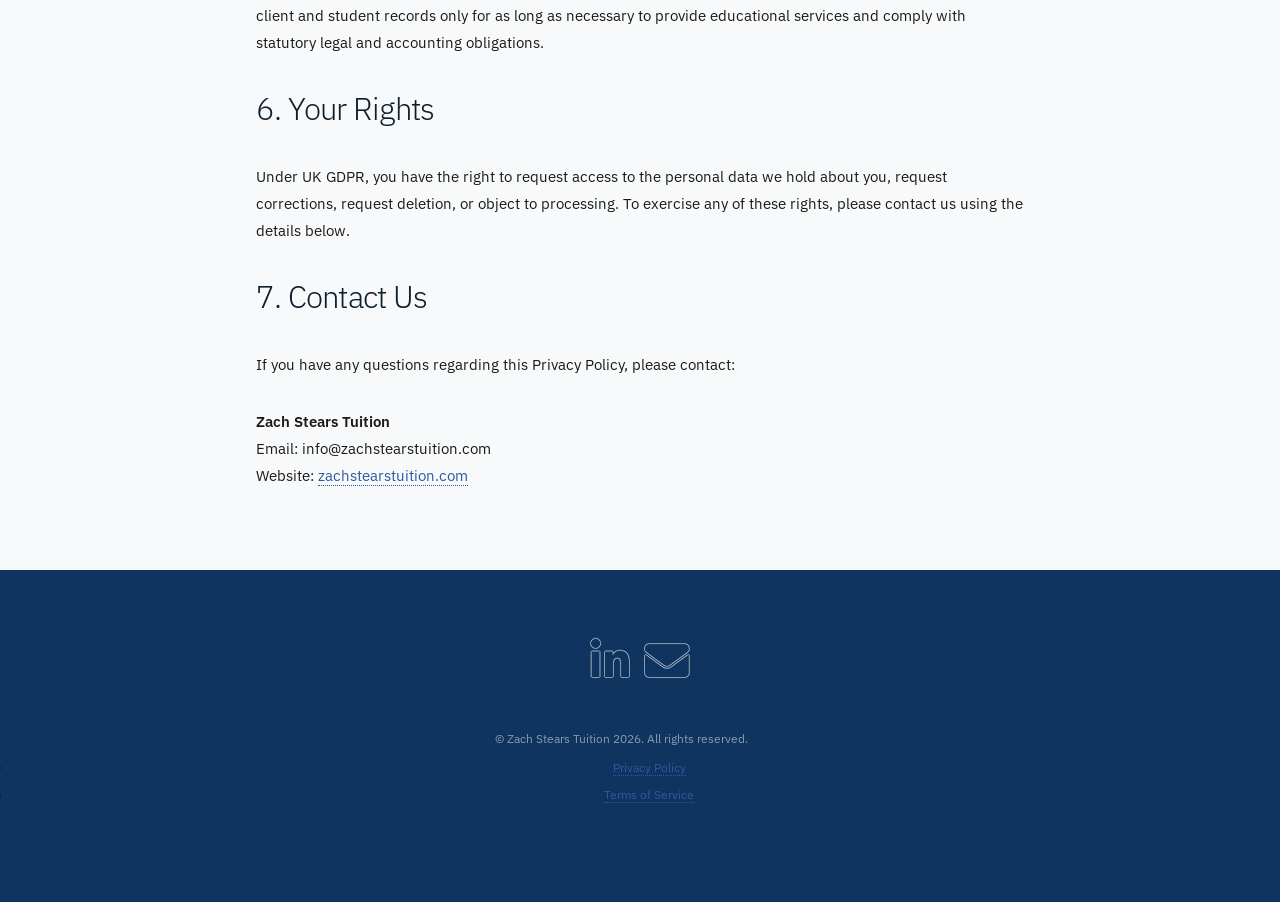
<file: privacypolicy.html>
<!DOCTYPE HTML>
<!--
	Landed by HTML5 UP
	html5up.net | @ajlkn
	Free for personal and commercial use under the CCA 3.0 license (html5up.net/license)
-->
<html>
	<head>
        <!-- Google tag (gtag.js) -->
        <script async src="https://www.googletagmanager.com/gtag/js?id=AW-18391616742"></script>
        <script>
        window.dataLayer = window.dataLayer || [];
        function gtag(){dataLayer.push(arguments);}
        gtag('js', new Date());

        gtag('config', 'AW-18391616742');
        </script>
		<title>Home - Zach Stears Tuition</title>
		<meta charset="utf-8" />
		<meta name="viewport" content="width=device-width, initial-scale=1, user-scalable=no" />
		<link rel="stylesheet" href="assets/css/main.css" />
		<noscript><link rel="stylesheet" href="assets/css/noscript.css" /></noscript>
		<link href="https://fonts.googleapis.com/css2?family=IBM+Plex+Sans:wght@300;400;500;600&display=swap" rel="stylesheet">
	
        
    </head>
	<body class="is-preload">
		

        <!-- Header -->
				<header id="header">
					<h1 id="logo"><a href="index.html">Zach Stears Tuition</a></h1>
					<nav id="nav">
						<ul>
							<li><a href="index.html">Home</a></li>
							<li><a href="about.html">About</a></li>																	
							<li><a href="mathematics.html">Programmes</a></li>								
							<li><a href="contact.html" class="button primary">Get in Touch</a></li>
						</ul>
					</nav>
				</header>

                <div id="page-wrapper" style = "margin-left: 20%; margin-right: 20%; margin-top: 50px; margin-bottom: 50px;">
                    <h1>Privacy Policy</h1>
                    <p><strong>Last updated:</strong> August 2026</p>

                    <p>At <strong>Zach Stears Tuition</strong>, we are committed to protecting and respecting your privacy. This Privacy Policy explains how we collect, use, and safeguard personal information in accordance with the UK General Data Protection Regulation (UK GDPR) and the Data Protection Act 2018.</p>

                    <h2>1. Information We Collect</h2>
                    <p>We may collect and process the following information:</p>
                    <ul>
                        <li><strong>Contact Information:</strong> Name, email address, phone number, and location provided via our enquiry forms or consultation booking tools.</li>
                        <li><strong>Student & Academic Details:</strong> Academic year, current grades, target grades, exam boards, and educational requirements shared during diagnostic consultations or tutoring sessions.</li>
                        <li><strong>Technical & Website Data:</strong> IP address, browser type, and anonymous usage analytics gathered via standard cookies when visiting our website.</li>
                    </ul>

                    <h2>2. How We Use Your Information</h2>
                    <p>We use this information to:</p>
                    <ul>
                        <li>Provide 1-to-1 mathematics mentorship, academic coaching, and diagnostic reports.</li>
                        <li>Respond to enquiries, arrange consultations, and manage lesson schedules.</li>
                        <li>Match students with appropriate specialist mentors on our team.</li>
                        <li>Process invoices, payments, and administrative communication.</li>
                        <li>Improve website performance and measure marketing effectiveness (e.g., Google Ads tracking).</li>
                    </ul>

                    <h2>3. Legal Basis for Processing</h2>
                    <p>We process your personal data under the following legal bases:</p>
                    <ul>
                        <li><strong>Contractual Necessity:</strong> To take steps at your request before entering into a tuition agreement and to deliver agreed educational services.</li>
                        <li><strong>Legitimate Interests:</strong> To manage, operate, and improve our services and educational framework.</li>
                        <li><strong>Consent:</strong> Where you have opted in to receive specific communications.</li>
                    </ul>

                    <h2>4. Data Sharing & Third-Party Processors</h2>
                    <p>We will never sell or rent your personal data to third parties. We only share data with trusted service providers strictly necessary to deliver our services, including:</p>
                    <ul>
                        <li><strong>Scheduling & Video Platforms:</strong> TidyCal, Zoom/Google Meet, and interactive digital whiteboard software.</li>
                        <li><strong>Specialist Mentors:</strong> Academic background information shared strictly on a need-to-know basis with your assigned tutor.</li>
                        <li><strong>Analytics & Advertising:</strong> Google Analytics and Google Ads for anonymous conversion measurement.</li>
                    </ul>

                    <h2>5. Data Security & Retention</h2>
                    <p>We implement appropriate technical and organizational measures to safeguard your personal data. We retain client and student records only for as long as necessary to provide educational services and comply with statutory legal and accounting obligations.</p>

                    <h2>6. Your Rights</h2>
                    <p>Under UK GDPR, you have the right to request access to the personal data we hold about you, request corrections, request deletion, or object to processing. To exercise any of these rights, please contact us using the details below.</p>

                    <h2>7. Contact Us</h2>
                    <p>If you have any questions regarding this Privacy Policy, please contact:</p>
                    <p>
                        <strong>Zach Stears Tuition</strong><br>
                        Email: info@zachstearstuition.com<br>
                        Website: <a href="https://zachstearstuition.com">zachstearstuition.com</a>
                    </p>

                </div>

			<!-- Footer -->
				<footer id="footer">
					<ul class="icons">
						<!--<li><a href="#" class="icon brands alt fa-twitter"><span class="label">Twitter</span></a></li>-->
						<!--<li><a href="#" class="icon brands alt fa-facebook-f"><span class="label">Facebook</span></a></li>-->
						<li><a href="https://www.linkedin.com/in/zach-stears" class="icon brands alt fa-linkedin-in"><span class="label">LinkedIn</span></a></li>
						<!--<li><a href="#" class="icon brands alt fa-instagram"><span class="label">Instagram</span></a></li>-->
						<li><a href="mailto:zstears.tutor@outlook.com" class="icon solid alt fa-envelope"><span class="label">Email</span></a></li>
					</ul>
					<ul class="copyright">
						<li>&copy; Zach Stears Tuition 2026. All rights reserved.</li><li></li>
					</ul>
                    <ul class = "legal" style = "font-size: 0.8em; margin-top: 10px;">
                        <li><a href = "privacypolicy.html">Privacy Policy</a></li>
                        <li><a href = "termsofservice.html">Terms of Service</a></li>
                    </ul>
				</footer>

		</div>

		<!-- Scripts -->
			<script src="assets/js/jquery.min.js"></script>
			<script src="assets/js/jquery.scrolly.min.js"></script>
			<script src="assets/js/jquery.dropotron.min.js"></script>
			<script src="assets/js/jquery.scrollex.min.js"></script>
			<script src="assets/js/browser.min.js"></script>
			<script src="assets/js/breakpoints.min.js"></script>
			<script src="assets/js/util.js"></script>
			<script src="assets/js/main.js"></script>

	</body>
</html>
</file>
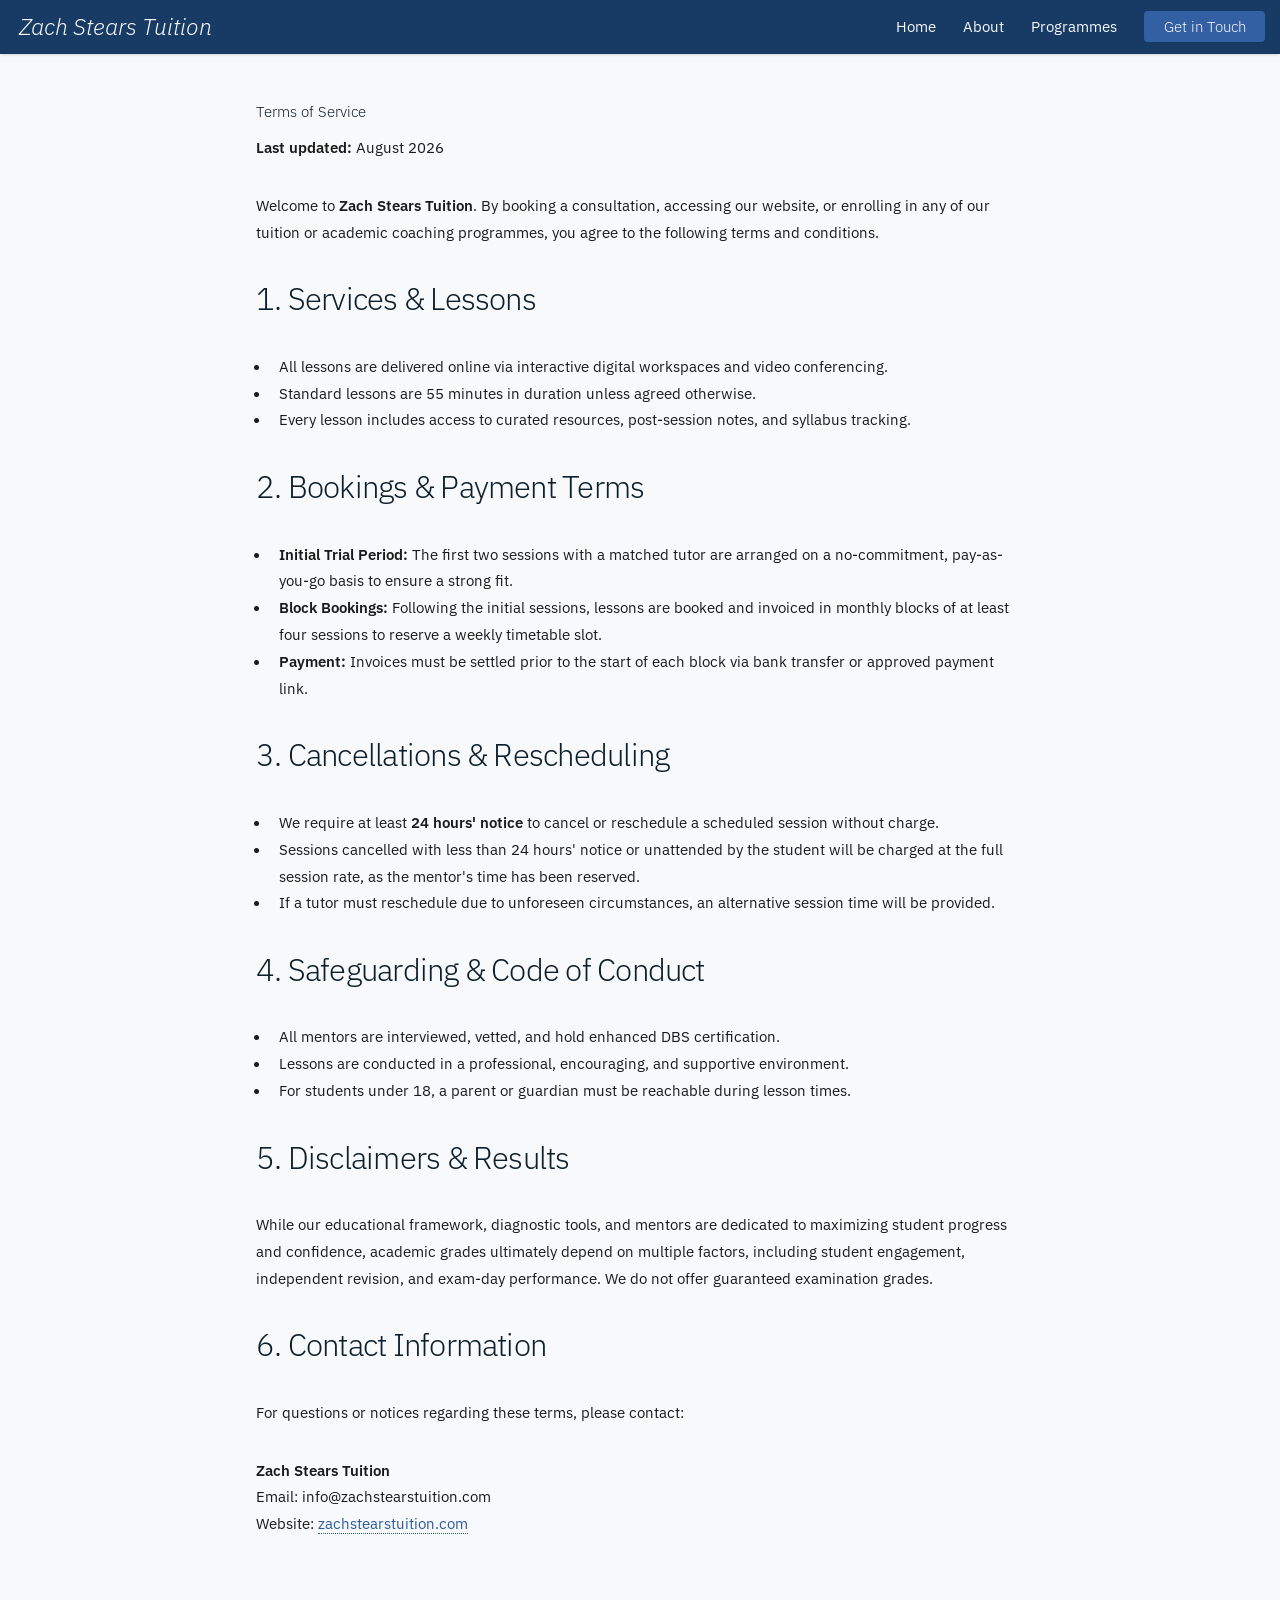
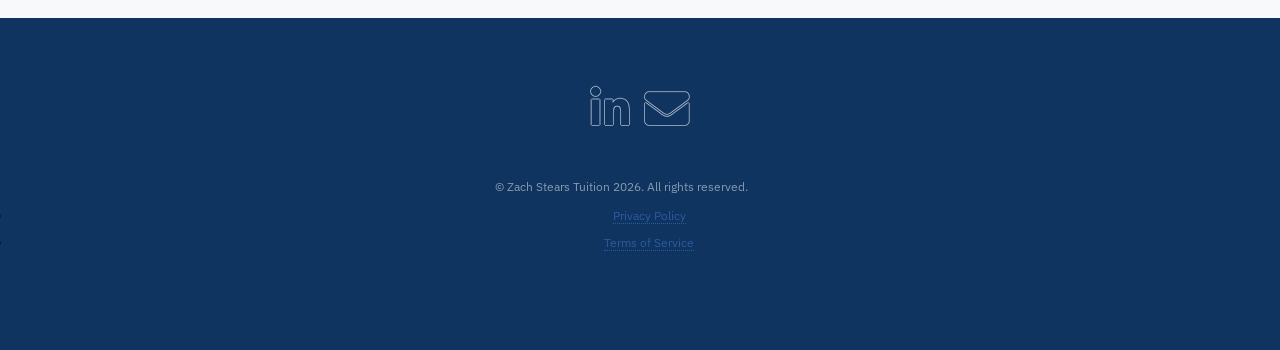
<file: termsofservice.html>
<!DOCTYPE HTML>
<!--
	Landed by HTML5 UP
	html5up.net | @ajlkn
	Free for personal and commercial use under the CCA 3.0 license (html5up.net/license)
-->
<html>
	<head>
		<!-- Google tag (gtag.js) -->
		<script async src="https://www.googletagmanager.com/gtag/js?id=AW-18391616742"></script>
		<script>
		window.dataLayer = window.dataLayer || [];
		function gtag(){dataLayer.push(arguments);}
		gtag('js', new Date());

		gtag('config', 'AW-18391616742');
		</script>
		<title>Terms of Service - Zach Stears Tuition</title>
		<meta charset="utf-8" />
		<meta name="viewport" content="width=device-width, initial-scale=1, user-scalable=no" />
		<link rel="stylesheet" href="assets/css/main.css" />
		<noscript><link rel="stylesheet" href="assets/css/noscript.css" /></noscript>
		<link href="https://fonts.googleapis.com/css2?family=IBM+Plex+Sans:wght@300;400;500;600&display=swap" rel="stylesheet">
	
		
	</head>
	<body class="is-preload">
		

        <!-- Header -->
				<header id="header">
					<h1 id="logo"><a href="index.html">Zach Stears Tuition</a></h1>
					<nav id="nav">
						<ul>
							<li><a href="index.html">Home</a></li>
							<li><a href="about.html">About</a></li>																	
							<li><a href="mathematics.html">Programmes</a></li>								
							<li><a href="contact.html" class="button primary">Get in Touch</a></li>
						</ul>
					</nav>
				</header>

                <div id="page-wrapper" style = "margin-left: 20%; margin-right: 20%; margin-top: 50px; margin-bottom: 50px;">
                    
                    <h1>Terms of Service</h1>
                    <p><strong>Last updated:</strong> August 2026</p>

                    <p>Welcome to <strong>Zach Stears Tuition</strong>. By booking a consultation, accessing our website, or enrolling in any of our tuition or academic coaching programmes, you agree to the following terms and conditions.</p>

                    <h2>1. Services & Lessons</h2>
                    <ul>
                        <li>All lessons are delivered online via interactive digital workspaces and video conferencing.</li>
                        <li>Standard lessons are 55 minutes in duration unless agreed otherwise.</li>
                        <li>Every lesson includes access to curated resources, post-session notes, and syllabus tracking.</li>
                    </ul>

                    <h2>2. Bookings & Payment Terms</h2>
                    <ul>
                        <li><strong>Initial Trial Period:</strong> The first two sessions with a matched tutor are arranged on a no-commitment, pay-as-you-go basis to ensure a strong fit.</li>
                        <li><strong>Block Bookings:</strong> Following the initial sessions, lessons are booked and invoiced in monthly blocks of at least four sessions to reserve a weekly timetable slot.</li>
                        <li><strong>Payment:</strong> Invoices must be settled prior to the start of each block via bank transfer or approved payment link.</li>
                    </ul>

                    <h2>3. Cancellations & Rescheduling</h2>
                    <ul>
                        <li>We require at least <strong>24 hours' notice</strong> to cancel or reschedule a scheduled session without charge.</li>
                        <li>Sessions cancelled with less than 24 hours' notice or unattended by the student will be charged at the full session rate, as the mentor's time has been reserved.</li>
                        <li>If a tutor must reschedule due to unforeseen circumstances, an alternative session time will be provided.</li>
                    </ul>

                    <h2>4. Safeguarding & Code of Conduct</h2>
                    <ul>
                        <li>All mentors are interviewed, vetted, and hold enhanced DBS certification.</li>
                        <li>Lessons are conducted in a professional, encouraging, and supportive environment.</li>
                        <li>For students under 18, a parent or guardian must be reachable during lesson times.</li>
                    </ul>

                    <h2>5. Disclaimers & Results</h2>
                    <p>While our educational framework, diagnostic tools, and mentors are dedicated to maximizing student progress and confidence, academic grades ultimately depend on multiple factors, including student engagement, independent revision, and exam-day performance. We do not offer guaranteed examination grades.</p>

                    <h2>6. Contact Information</h2>
                    <p>For questions or notices regarding these terms, please contact:</p>
                    <p>
                        <strong>Zach Stears Tuition</strong><br>
                        Email: info@zachstearstuition.com<br>
                        Website: <a href="https://zachstearstuition.com">zachstearstuition.com</a>
                    </p>



                </div>

			<!-- Footer -->
				<footer id="footer">
					<ul class="icons">
						<!--<li><a href="#" class="icon brands alt fa-twitter"><span class="label">Twitter</span></a></li>-->
						<!--<li><a href="#" class="icon brands alt fa-facebook-f"><span class="label">Facebook</span></a></li>-->
						<li><a href="https://www.linkedin.com/in/zach-stears" class="icon brands alt fa-linkedin-in"><span class="label">LinkedIn</span></a></li>
						<!--<li><a href="#" class="icon brands alt fa-instagram"><span class="label">Instagram</span></a></li>-->
						<li><a href="mailto:zstears.tutor@outlook.com" class="icon solid alt fa-envelope"><span class="label">Email</span></a></li>
					</ul>
					<ul class="copyright">
						<li>&copy; Zach Stears Tuition 2026. All rights reserved.</li><li></li>
					</ul>
                    <ul class = "legal" style = "font-size: 0.8em; margin-top: 10px;">
                        <li><a href = "privacypolicy.html">Privacy Policy</a></li>
                        <li><a href = "termsofservice.html">Terms of Service</a></li>
                    </ul>
				</footer>

		</div>

		<!-- Scripts -->
			<script src="assets/js/jquery.min.js"></script>
			<script src="assets/js/jquery.scrolly.min.js"></script>
			<script src="assets/js/jquery.dropotron.min.js"></script>
			<script src="assets/js/jquery.scrollex.min.js"></script>
			<script src="assets/js/browser.min.js"></script>
			<script src="assets/js/breakpoints.min.js"></script>
			<script src="assets/js/util.js"></script>
			<script src="assets/js/main.js"></script>

	</body>
</html>
</file>
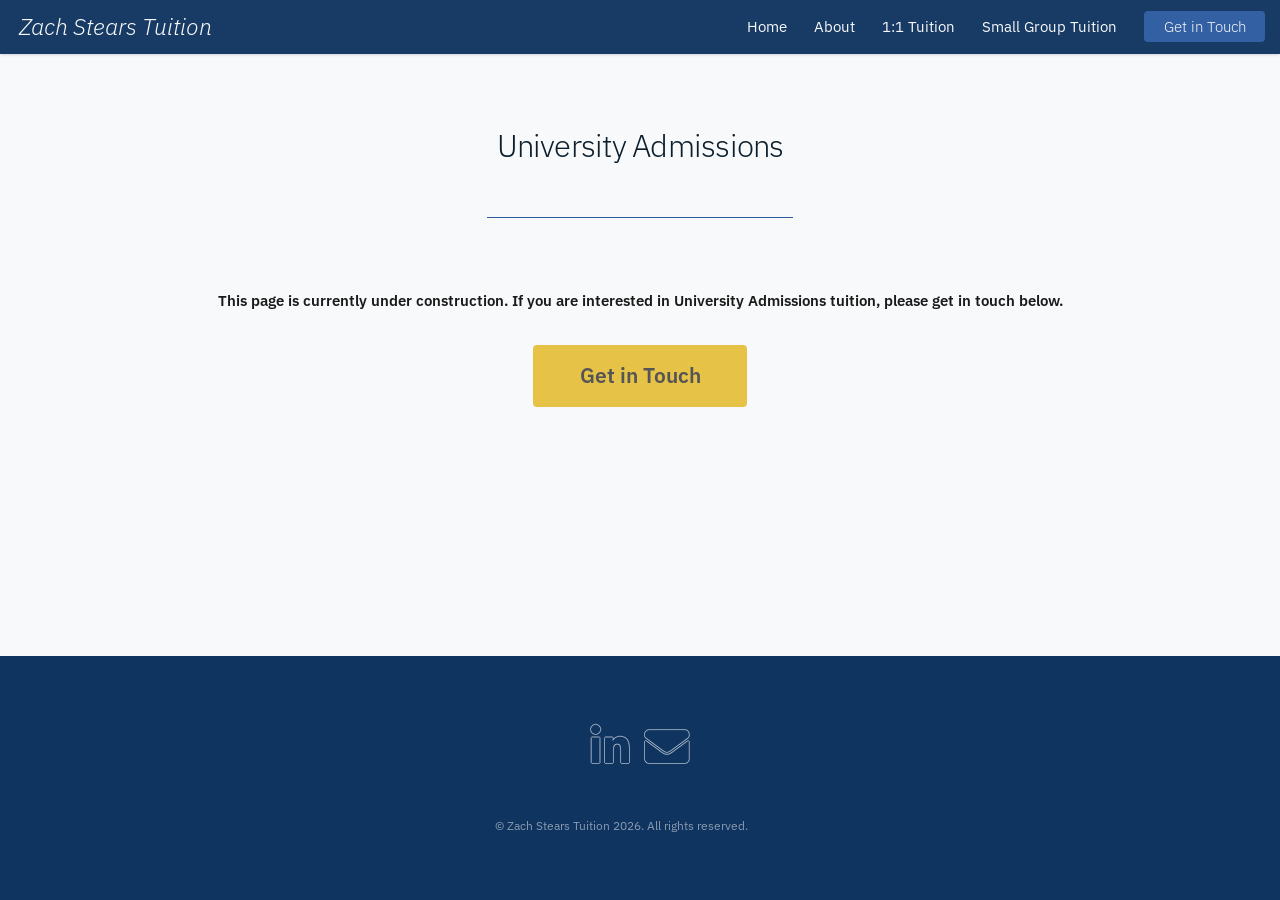
<file: uniadmissions.html>
<!DOCTYPE HTML>

<html>
	<head>
		<title>University Admissions- Zach Stears Tuition</title>
		<meta charset="utf-8" />
		<meta name="viewport" content="width=device-width, initial-scale=1, user-scalable=no" />
		<link rel="stylesheet" href="assets/css/main.css" />
		<noscript><link rel="stylesheet" href="assets/css/noscript.css" /></noscript>

	</head>
	<body class="is-preload">
		<div id="page-wrapper">

			<!-- Header/Nav Bar -->
				<header id="header">
					<h1 id="logo"><a href="index.html">Zach Stears Tuition</a></h1>
					<nav id="nav">
						<ul>
							<li><a href="index.html">Home</a></li>
						<li><a href="about.html">About</a></li>
						<li>
							<a href="mathematics.html">1:1 Tuition</a>
							<ul>
								<li><a href="mathematics.html">Mathematics Tuition</a></li>
								<li><a href="uniadmissions.html">University Admissions Tuition</a></li>
							</ul>
						</li>
						<li><a href="grouptuition.html">Small Group Tuition</a></li>
						<!--<li><a href="shortcourses.html">Easter Short Courses</a></li>-->
						<li><a href="contact.html" class="button primary">Get in Touch</a></li>
						</ul>
					</nav>
				</header>

			<!-- Main -->
				<div id="main" class="wrapper style1">
					<div class="container">
						<header class="major">
							<h2>University Admissions</h2>
						</header>

						<!-- Content -->
							<section id="content">
                                <p style = "text-align: center; max-width: 1000px; margin-left: auto; margin-right: auto;"><b>This page is currently under construction. If you are interested in University Admissions tuition, please get in touch below.</b></p>
								


                                <!--<hr class="section-divider" />

								<a href="#" class="image fit no-overlay stars-image" style="max-width: 300px; margin-left: auto; margin-right: auto;"><img src="images/stars.png" alt="" /></a>

								<div class="testimonial-quote">
								<p class="quote-text">"Zach is such a great tutor - knowledgeable, enthusiastic, intuitive, and patient. My son Archie is very lucky to have had such fantastic support during his GCSEs!"</p>
								<p class="quote-attribution">- Parent</p>
							    </div>-->
							<div style="text-align: center; margin-top: 0em; margin-bottom: 6em;">
								<a href="contact.html" class="button large contact-button">Get in Touch</a>
							</div>

					</div>
				</div>

			<!-- Footer -->
			<footer id="footer">
					<ul class="icons">
						<!--<li><a href="#" class="icon brands alt fa-twitter"><span class="label">Twitter</span></a></li>-->
						<!--<li><a href="#" class="icon brands alt fa-facebook-f"><span class="label">Facebook</span></a></li>-->
						<li><a href="https://www.linkedin.com/in/zach-stears" class="icon brands alt fa-linkedin-in"><span class="label">LinkedIn</span></a></li>
						<!--<li><a href="#" class="icon brands alt fa-instagram"><span class="label">Instagram</span></a></li>-->
						<li><a href="mailto:zstears.tutor@outlook.com" class="icon solid alt fa-envelope"><span class="label">Email</span></a></li>
					</ul>
					<ul class="copyright">
						<li>&copy; Zach Stears Tuition 2026. All rights reserved.</li><li></li>
					</ul>
				</footer>

		</div>

		<!-- Scripts -->
			<script src="assets/js/jquery.min.js"></script>
			<script src="assets/js/jquery.scrolly.min.js"></script>
			<script src="assets/js/jquery.dropotron.min.js"></script>
			<script src="assets/js/jquery.scrollex.min.js"></script>
			<script src="assets/js/browser.min.js"></script>
			<script src="assets/js/breakpoints.min.js"></script>
			<script src="assets/js/util.js"></script>
			<script src="assets/js/main.js"></script>

	</body>

</html>
</file>
<file: assets/css/noscript.css>
/*
	Landed by HTML5 UP
	html5up.net | @ajlkn
	Free for personal and commercial use under the CCA 3.0 license (html5up.net/license)
*/

/* Loader */

	body.landing.is-preload:before {
		display: none;
	}

	body.landing.is-preload:after {
		display: none;
	}
</file>
<file: assets/css/main.css>
@import url("fontawesome-all.min.css");
@import url("https://fonts.googleapis.com/css2?family=IBM+Plex+Sans:wght@100;300;400;500;600;700&display=swap");

/*
	Landed by HTML5 UP
	html5up.net | @ajlkn
	Free for personal and commercial use under the CCA 3.0 license (html5up.net/license)
*/

html, body, div, span, applet, object,
iframe, h1, h2, h3, h4, h5, h6, p, blockquote,
pre, a, abbr, acronym, address, big, cite,
code, del, dfn, em, img, ins, kbd, q, s, samp,
small, strike, strong, sub, sup, tt, var, b,
u, i, center, dl, dt, dd, ol, ul, li, fieldset,
form, label, legend, table, caption, tbody,
tfoot, thead, tr, th, td, article, aside,
canvas, details, embed, figure, figcaption,
footer, header, hgroup, menu, nav, output, ruby,
section, summary, time, mark, audio, video {
	margin: 0;
	padding: 0;
	border: 0;
	font-size: 100%;
	font: inherit;
	vertical-align: baseline;}

article, aside, details, figcaption, figure,
footer, header, hgroup, menu, nav, section {
	display: block;}

body {
	line-height: 1;
}

ol, ul {
	list-style: none;
}

blockquote, q {
	quotes: none;
}

	blockquote:before, blockquote:after, q:before, q:after {
		content: '';
		content: none;
	}

table {
	border-collapse: collapse;
	border-spacing: 0;
}

body {
	-webkit-text-size-adjust: none;
}

mark {
	background-color: transparent;
	color: inherit;
}

input::-moz-focus-inner {
	border: 0;
	padding: 0;
}

input, select, textarea {
	-moz-appearance: none;
	-webkit-appearance: none;
	-ms-appearance: none;
	appearance: none;
}

#header h1 a {
    color: inherit;
	font-family: "IBM Plex Sans", Helvetica, sans-serif;
	font-size: 1.5em;
    font-style: italic;
    transition: opacity 0.3s ease;
}

#header h1 a:hover {
    opacity: 0.8;
}


/* Basic */

	html {
		box-sizing: border-box;
	}

	*, *:before, *:after {
		box-sizing: inherit;
	}

	html, body {
		background: #f8f9fa;
	}

	body.is-preload *, body.is-preload *:before, body.is-preload *:after {
		-moz-animation: none !important;
		-webkit-animation: none !important;
		-ms-animation: none !important;
		animation: none !important;
		-moz-transition: none !important;
		-webkit-transition: none !important;
		-ms-transition: none !important;
		transition: none !important;
	}

	body, input, select, textarea {
		color: #1a1a1a;
		font-family: "IBM Plex Sans", Helvetica, sans-serif;
		font-size: 15pt;
		font-weight: 400;
		line-height: 1.75em;
	}

	a {
		-moz-transition: border-color 0.2s ease-in-out, color 0.2s ease-in-out;
		-webkit-transition: border-color 0.2s ease-in-out, color 0.2s ease-in-out;
		-ms-transition: border-color 0.2s ease-in-out, color 0.2s ease-in-out;
		transition: border-color 0.2s ease-in-out, color 0.2s ease-in-out;
		border-bottom: dotted 1px;
		color: #2c5aa0;
		text-decoration: none;
	}

		a:hover {
			color: #acbacf !important;
			border-bottom-color: transparent;
		}

	strong, b {
		color: inherit;
		font-weight: 600;
	}

	em, i {
		font-style: italic;
	}

	p {
		margin: 0 0 2em 0;
	}

	h1, h2, h3, h4, h5, h6 {
		color: #0d1f2d;
		font-weight: 300;
		line-height: 1em;
		margin: 0 0 1em 0;
	}

		h1 a, h2 a, h3 a, h4 a, h5 a, h6 a {
			color: inherit;
			border: 0;
		}

	h2 {
		font-size: 2em;
		line-height: 1.5em;
		letter-spacing: -0.025em;
	}

	h3 {
		color: #D4AF37;
		font-size: 1.6em;
		font-weight: 600;
		line-height: 1.5em;
	}

	h4 {
		font-size: 1.3em;
		line-height: 1.5em;
	}

	h5 {
		font-size: 0.9em;
		line-height: 1.5em;
	}

	h6 {
		font-size: 0.7em;
		line-height: 1.5em;
	}

	sub {
		font-size: 0.8em;
		position: relative;
		top: 0.5em;
	}

	sup {
		font-size: 0.8em;
		position: relative;
		top: -0.5em;
	}

	hr {
		border: 0;
		border-bottom: solid 1px #d0d0d0;
		margin: 3em 0;
	}

		hr.major {
			margin: 4em 0;
		}

	blockquote {
		border-left: solid 4px #d0d0d0;
		font-style: italic;
		margin: 0 0 2em 0;
		padding: 0.5em 0 0.5em 2em;
	}

	code {
		background: #f0f0f0;
		border-radius: 4px;
		font-family: "Courier New", monospace;
		font-size: 0.9em;
		margin: 0 0.25em;
		padding: 0.25em 0.65em;
	}

	pre {
		-webkit-overflow-scrolling: touch;
		font-family: "Courier New", monospace;
		font-size: 0.9em;
		margin: 0 0 2em 0;
	}

		pre code {
			display: block;
			line-height: 1.75em;
			padding: 1em 1.5em;
			overflow-x: auto;
		}

	.align-left {
		text-align: left;
	}

	.align-center {
		text-align: center;
	}

	.align-right {
		text-align: right;
	}

/* Loader */

	@-moz-keyframes spinner-show {
		0% {
			opacity: 0;
		}

		100% {
			opacity: 1;
		}
	}

	@-webkit-keyframes spinner-show {
		0% {
			opacity: 0;
		}

		100% {
			opacity: 1;
		}
	}

	@-ms-keyframes spinner-show {
		0% {
			opacity: 0;
		}

		100% {
			opacity: 1;
		}
	}

	@keyframes spinner-show {
		0% {
			opacity: 0;
		}

		100% {
			opacity: 1;
		}
	}

	@-moz-keyframes spinner-hide {
		0% {
			color: rgba(255, 255, 255, 0.15);
			z-index: 100001;
			-moz-transform: scale(1) rotate(0deg);
			-webkit-transform: scale(1) rotate(0deg);
			-ms-transform: scale(1) rotate(0deg);
			transform: scale(1) rotate(0deg);
		}

		99% {
			color: #f8f9fa;
			z-index: 100001;
			-moz-transform: scale(0.5) rotate(360deg);
			-webkit-transform: scale(0.5) rotate(360deg);
			-ms-transform: scale(0.5) rotate(360deg);
			transform: scale(0.5) rotate(360deg);
		}

		100% {
			color: #f8f9fa;
			z-index: -1;
			-moz-transform: scale(0.5) rotate(360deg);
			-webkit-transform: scale(0.5) rotate(360deg);
			-ms-transform: scale(0.5) rotate(360deg);
			transform: scale(0.5) rotate(360deg);
		}
	}

	@-webkit-keyframes spinner-hide {
		0% {
			color: rgba(255, 255, 255, 0.15);
			z-index: 100001;
			-moz-transform: scale(1) rotate(0deg);
			-webkit-transform: scale(1) rotate(0deg);
			-ms-transform: scale(1) rotate(0deg);
			transform: scale(1) rotate(0deg);
		}

		99% {
			color: #f8f9fa;
			z-index: 100001;
			-moz-transform: scale(0.5) rotate(360deg);
			-webkit-transform: scale(0.5) rotate(360deg);
			-ms-transform: scale(0.5) rotate(360deg);
			transform: scale(0.5) rotate(360deg);
		}

		100% {
			color: #f8f9fa;
			z-index: -1;
			-moz-transform: scale(0.5) rotate(360deg);
			-webkit-transform: scale(0.5) rotate(360deg);
			-ms-transform: scale(0.5) rotate(360deg);
			transform: scale(0.5) rotate(360deg);
		}
	}

	@-ms-keyframes spinner-hide {
		0% {
			color: rgba(255, 255, 255, 0.15);
			z-index: 100001;
			-moz-transform: scale(1) rotate(0deg);
			-webkit-transform: scale(1) rotate(0deg);
			-ms-transform: scale(1) rotate(0deg);
			transform: scale(1) rotate(0deg);
		}

		99% {
			color: #f8f9fa;
			z-index: 100001;
			-moz-transform: scale(0.5) rotate(360deg);
			-webkit-transform: scale(0.5) rotate(360deg);
			-ms-transform: scale(0.5) rotate(360deg);
			transform: scale(0.5) rotate(360deg);
		}

		100% {
			color: #f8f9fa;
			z-index: -1;
			-moz-transform: scale(0.5) rotate(360deg);
			-webkit-transform: scale(0.5) rotate(360deg);
			-ms-transform: scale(0.5) rotate(360deg);
			transform: scale(0.5) rotate(360deg);
		}
	}

	@keyframes spinner-hide {
		0% {
			color: rgba(255, 255, 255, 0.15);
			z-index: 100001;
			-moz-transform: scale(1) rotate(0deg);
			-webkit-transform: scale(1) rotate(0deg);
			-ms-transform: scale(1) rotate(0deg);
			transform: scale(1) rotate(0deg);
		}

		99% {
			color: #f8f9fa;
			z-index: 100001;
			-moz-transform: scale(0.5) rotate(360deg);
			-webkit-transform: scale(0.5) rotate(360deg);
			-ms-transform: scale(0.5) rotate(360deg);
			transform: scale(0.5) rotate(360deg);
		}

		100% {
			color: #f8f9fa;
			z-index: -1;
			-moz-transform: scale(0.5) rotate(360deg);
			-webkit-transform: scale(0.5) rotate(360deg);
			-ms-transform: scale(0.5) rotate(360deg);
			transform: scale(0.5) rotate(360deg);
		}
	}

	@-moz-keyframes spinner-rotate {
		0% {
			-moz-transform: scale(1) rotate(0deg);
			-webkit-transform: scale(1) rotate(0deg);
			-ms-transform: scale(1) rotate(0deg);
			transform: scale(1) rotate(0deg);
		}

		100% {
			-moz-transform: scale(1) rotate(360deg);
			-webkit-transform: scale(1) rotate(360deg);
			-ms-transform: scale(1) rotate(360deg);
			transform: scale(1) rotate(360deg);
		}
	}

	@-webkit-keyframes spinner-rotate {
		0% {
			-moz-transform: scale(1) rotate(0deg);
			-webkit-transform: scale(1) rotate(0deg);
			-ms-transform: scale(1) rotate(0deg);
			transform: scale(1) rotate(0deg);
		}

		100% {
			-moz-transform: scale(1) rotate(360deg);
			-webkit-transform: scale(1) rotate(360deg);
			-ms-transform: scale(1) rotate(360deg);
			transform: scale(1) rotate(360deg);
		}
	}

	@-ms-keyframes spinner-rotate {
		0% {
			-moz-transform: scale(1) rotate(0deg);
			-webkit-transform: scale(1) rotate(0deg);
			-ms-transform: scale(1) rotate(0deg);
			transform: scale(1) rotate(0deg);
		}

		100% {
			-moz-transform: scale(1) rotate(360deg);
			-webkit-transform: scale(1) rotate(360deg);
			-ms-transform: scale(1) rotate(360deg);
			transform: scale(1) rotate(360deg);
		}
	}

	@keyframes spinner-rotate {
		0% {
			-moz-transform: scale(1) rotate(0deg);
			-webkit-transform: scale(1) rotate(0deg);
			-ms-transform: scale(1) rotate(0deg);
			transform: scale(1) rotate(0deg);
		}

		100% {
			-moz-transform: scale(1) rotate(360deg);
			-webkit-transform: scale(1) rotate(360deg);
			-ms-transform: scale(1) rotate(360deg);
			transform: scale(1) rotate(360deg);
		}
	}

	@-moz-keyframes overlay-hide {
		0% {
			opacity: 1;
			z-index: 100000;
		}

		15% {
			opacity: 1;
			z-index: 100000;
		}

		99% {
			opacity: 0;
			z-index: 100000;
		}

		100% {
			opacity: 0;
			z-index: -1;
		}
	}

	@-webkit-keyframes overlay-hide {
		0% {
			opacity: 1;
			z-index: 100000;
		}

		15% {
			opacity: 1;
			z-index: 100000;
		}

		99% {
			opacity: 0;
			z-index: 100000;
		}

		100% {
			opacity: 0;
			z-index: -1;
		}
	}

	@-ms-keyframes overlay-hide {
		0% {
			opacity: 1;
			z-index: 100000;
		}

		15% {
			opacity: 1;
			z-index: 100000;
		}

		99% {
			opacity: 0;
			z-index: 100000;
		}

		100% {
			opacity: 0;
			z-index: -1;
		}
	}

	@keyframes overlay-hide {
		0% {
			opacity: 1;
			z-index: 100000;
		}

		15% {
			opacity: 1;
			z-index: 100000;
		}

		99% {
			opacity: 0;
			z-index: 100000;
		}

		100% {
			opacity: 0;
			z-index: -1;
		}
	}

	body.landing {
		text-decoration: none;
	}

		body.landing:before {
			-moz-osx-font-smoothing: grayscale;
			-webkit-font-smoothing: antialiased;
			display: inline-block;
			font-style: normal;
			font-variant: normal;
			text-rendering: auto;
			line-height: 1;
			text-transform: none !important;
			font-family: 'Font Awesome 5 Free';
			font-weight: 900;
		}

		body.landing:before {
			-moz-animation: spinner-show 1.5s 1 0.25s ease forwards, spinner-hide 0.25s ease-in-out forwards !important;
			-webkit-animation: spinner-show 1.5s 1 0.25s ease forwards, spinner-hide 0.25s ease-in-out forwards !important;
			-ms-animation: spinner-show 1.5s 1 0.25s ease forwards, spinner-hide 0.25s ease-in-out forwards !important;
			animation: spinner-show 1.5s 1 0.25s ease forwards, spinner-hide 0.25s ease-in-out forwards !important;
			-moz-transform-origin: 50% 50%;
			-webkit-transform-origin: 50% 50%;
			-ms-transform-origin: 50% 50%;
			transform-origin: 50% 50%;
			color: rgba(255, 255, 255, 0.15);
			content: '\f1ce';
			cursor: default;
			display: block;
			font-size: 2em;
			height: 2em;
			left: 50%;
			line-height: 2em;
			margin: -1em 0 0 -1em;
			opacity: 0;
			position: fixed;
			text-align: center;
			top: 50%;
			width: 2em;
			z-index: -1;
		}

		body.landing:after {
			-moz-animation: overlay-hide 1.5s ease-in forwards !important;
			-webkit-animation: overlay-hide 1.5s ease-in forwards !important;
			-ms-animation: overlay-hide 1.5s ease-in forwards !important;
			animation: overlay-hide 1.5s ease-in forwards !important;
			background: #f8f9fa;
			content: '';
			display: block;
			height: 100%;
			left: 0;
			opacity: 0;
			position: fixed;
			top: 0;
			width: 100%;
			z-index: -1;
		}

		body.landing.is-preload:before {
			-moz-animation: spinner-show 1.5s 1 0.25s ease forwards, spinner-rotate 0.75s infinite linear !important;
			-webkit-animation: spinner-show 1.5s 1 0.25s ease forwards, spinner-rotate 0.75s infinite linear !important;
			-ms-animation: spinner-show 1.5s 1 0.25s ease forwards, spinner-rotate 0.75s infinite linear !important;
			animation: spinner-show 1.5s 1 0.25s ease forwards, spinner-rotate 0.75s infinite linear !important;
			z-index: 100001;
		}

		body.landing.is-preload:after {
			-moz-animation: none !important;
			-webkit-animation: none !important;
			-ms-animation: none !important;
			animation: none !important;
			opacity: 1;
			z-index: 100000;
		}

	@media (-webkit-min-device-pixel-ratio: 2) {

		body.landing:before {
			line-height: 2.025em;
		}

	}

/* Container */

	.container {
		margin: 0 auto;
		max-width: calc(100% - 4em);
		width: 70em;
	}

		.container.xsmall {
			width: 17.5em;
		}

		.container.small {
			width: 35em;
		}

		.container.medium {
			width: 52.5em;
		}

		.container.large {
			width: 87.5em;
		}

		.container.xlarge {
			width: 105em;
		}

		.container.max {
			width: 100%;
		}

		@media screen and (max-width: 1280px) {

			.container {
				width: 90%;
				max-width: 100%;
			}

		}

		@media screen and (max-width: 980px) {

			.container {
				width: 100% !important;
			}

		}

/* Row */

	.row {
		display: flex;
		flex-wrap: wrap;
		box-sizing: border-box;
		align-items: stretch;
	}

		.row > * {
			box-sizing: border-box;
		}

		.row.gtr-uniform > * > :last-child {
			margin-bottom: 0;
		}

		.row.aln-left {
			justify-content: flex-start;
		}

		.row.aln-center {
			justify-content: center;
		}

		.row.aln-right {
			justify-content: flex-end;
		}

		.row.aln-top {
			align-items: flex-start;
		}

		.row.aln-middle {
			align-items: center;
		}

		.row.aln-bottom {
			align-items: flex-end;
		}

		.row > .imp {
			order: -1;
		}

		.row > .col-1 {
			width: 8.33333%;
		}

		.row > .off-1 {
			margin-left: 8.33333%;
		}

		.row > .col-2 {
			width: 16.66667%;
		}

		.row > .off-2 {
			margin-left: 16.66667%;
		}

		.row > .col-3 {
			width: 25%;
		}

		.row > .off-3 {
			margin-left: 25%;
		}

		.row > .col-4 {
			width: 33.33333%;
		}

		.row > .off-4 {
			margin-left: 33.33333%;
		}

		.row > .col-5 {
			width: 41.66667%;
		}

		.row > .off-5 {
			margin-left: 41.66667%;
		}

		.row > .col-6 {
			width: 50%;
		}

		.row > .off-6 {
			margin-left: 50%;
		}

		.row > .col-7 {
			width: 58.33333%;
		}

		.row > .off-7 {
			margin-left: 58.33333%;
		}

		.row > .col-8 {
			width: 66.66667%;
		}

		.row > .off-8 {
			margin-left: 66.66667%;
		}

		.row > .col-9 {
			width: 75%;
		}

		.row > .off-9 {
			margin-left: 75%;
		}

		.row > .col-10 {
			width: 83.33333%;
		}

		.row > .off-10 {
			margin-left: 83.33333%;
		}

		.row > .col-11 {
			width: 91.66667%;
		}

		.row > .off-11 {
			margin-left: 91.66667%;
		}

		.row > .col-12 {
			width: 100%;
		}

		.row > .off-12 {
			margin-left: 100%;
		}

		.row.gtr-0 {
			margin-top: 0;
			margin-left: 0em;
		}

			.row.gtr-0 > * {
				padding: 0 0 0 0em;
			}

			.row.gtr-0.gtr-uniform {
				margin-top: 0em;
			}

				.row.gtr-0.gtr-uniform > * {
					padding-top: 0em;
				}

		.row.gtr-25 {
			margin-top: 0;
			margin-left: -0.625em;
		}

			.row.gtr-25 > * {
				padding: 0 0 0 0.625em;
			}

			.row.gtr-25.gtr-uniform {
				margin-top: -0.625em;
			}

				.row.gtr-25.gtr-uniform > * {
					padding-top: 0.625em;
				}

		.row.gtr-50 {
			margin-top: 0;
			margin-left: -1.25em;
		}

			.row.gtr-50 > * {
				padding: 0 0 0 1.25em;
			}

			.row.gtr-50.gtr-uniform {
				margin-top: -1.25em;
			}

				.row.gtr-50.gtr-uniform > * {
					padding-top: 1.25em;
				}

		.row {
			margin-top: 0;
			margin-left: -2.5em;
		}

			.row > * {
				padding: 0 0 0 2.5em;
			}

			.row.gtr-uniform {
				margin-top: -2.5em;
			}

				.row.gtr-uniform > * {
					padding-top: 2.5em;
				}

		.row.gtr-150 {
			margin-top: 0;
			margin-left: -3.75em;
		}

			.row.gtr-150 > * {
				padding: 0 0 0 3.75em;
			}

			.row.gtr-150.gtr-uniform {
				margin-top: -3.75em;
			}

				.row.gtr-150.gtr-uniform > * {
					padding-top: 3.75em;
				}

		.row.gtr-200 {
			margin-top: 0;
			margin-left: -5em;
		}

			.row.gtr-200 > * {
				padding: 0 0 0 5em;
			}

			.row.gtr-200.gtr-uniform {
				margin-top: -5em;
			}

				.row.gtr-200.gtr-uniform > * {
					padding-top: 5em;
				}

		@media screen and (max-width: 1680px) {

			.row {
				display: flex;
				flex-wrap: wrap;
				box-sizing: border-box;
				align-items: stretch;
			}

				.row > * {
					box-sizing: border-box;
				}

				.row.gtr-uniform > * > :last-child {
					margin-bottom: 0;
				}

				.row.aln-left {
					justify-content: flex-start;
				}

				.row.aln-center {
					justify-content: center;
				}

				.row.aln-right {
					justify-content: flex-end;
				}

				.row.aln-top {
					align-items: flex-start;
				}

				.row.aln-middle {
					align-items: center;
				}

				.row.aln-bottom {
					align-items: flex-end;
				}

				.row > .imp-xlarge {
					order: -1;
				}

				.row > .col-1-xlarge {
					width: 8.33333%;
				}

				.row > .off-1-xlarge {
					margin-left: 8.33333%;
				}

				.row > .col-2-xlarge {
					width: 16.66667%;
				}

				.row > .off-2-xlarge {
					margin-left: 16.66667%;
				}

				.row > .col-3-xlarge {
					width: 25%;
				}

				.row > .off-3-xlarge {
					margin-left: 25%;
				}

				.row > .col-4-xlarge {
					width: 33.33333%;
				}

				.row > .off-4-xlarge {
					margin-left: 33.33333%;
				}

				.row > .col-5-xlarge {
					width: 41.66667%;
				}

				.row > .off-5-xlarge {
					margin-left: 41.66667%;
				}

				.row > .col-6-xlarge {
					width: 50%;
				}

				.row > .off-6-xlarge {
					margin-left: 50%;
				}

				.row > .col-7-xlarge {
					width: 58.33333%;
				}

				.row > .off-7-xlarge {
					margin-left: 58.33333%;
				}

				.row > .col-8-xlarge {
					width: 66.66667%;
				}

				.row > .off-8-xlarge {
					margin-left: 66.66667%;
				}

				.row > .col-9-xlarge {
					width: 75%;
				}

				.row > .off-9-xlarge {
					margin-left: 75%;
				}

				.row > .col-10-xlarge {
					width: 83.33333%;
				}

				.row > .off-10-xlarge {
					margin-left: 83.33333%;
				}

				.row > .col-11-xlarge {
					width: 91.66667%;
				}

				.row > .off-11-xlarge {
					margin-left: 91.66667%;
				}

				.row > .col-12-xlarge {
					width: 100%;
				}

				.row > .off-12-xlarge {
					margin-left: 100%;
				}

				.row.gtr-0 {
					margin-top: 0;
					margin-left: 0em;
				}

					.row.gtr-0 > * {
						padding: 0 0 0 0em;
					}

					.row.gtr-0.gtr-uniform {
						margin-top: 0em;
					}

						.row.gtr-0.gtr-uniform > * {
							padding-top: 0em;
						}

				.row.gtr-25 {
					margin-top: 0;
					margin-left: -0.625em;
				}

					.row.gtr-25 > * {
						padding: 0 0 0 0.625em;
					}

					.row.gtr-25.gtr-uniform {
						margin-top: -0.625em;
					}

						.row.gtr-25.gtr-uniform > * {
							padding-top: 0.625em;
						}

				.row.gtr-50 {
					margin-top: 0;
					margin-left: -1.25em;
				}

					.row.gtr-50 > * {
						padding: 0 0 0 1.25em;
					}

					.row.gtr-50.gtr-uniform {
						margin-top: -1.25em;
					}

						.row.gtr-50.gtr-uniform > * {
							padding-top: 1.25em;
						}

				.row {
					margin-top: 0;
					margin-left: -2.5em;
				}

					.row > * {
						padding: 0 0 0 2.5em;
					}

					.row.gtr-uniform {
						margin-top: -2.5em;
					}

						.row.gtr-uniform > * {
							padding-top: 2.5em;
						}

				.row.gtr-150 {
					margin-top: 0;
					margin-left: -3.75em;
				}

					.row.gtr-150 > * {
						padding: 0 0 0 3.75em;
					}

					.row.gtr-150.gtr-uniform {
						margin-top: -3.75em;
					}

						.row.gtr-150.gtr-uniform > * {
							padding-top: 3.75em;
						}

				.row.gtr-200 {
					margin-top: 0;
					margin-left: -5em;
				}

					.row.gtr-200 > * {
						padding: 0 0 0 5em;
					}

					.row.gtr-200.gtr-uniform {
						margin-top: -5em;
					}

						.row.gtr-200.gtr-uniform > * {
							padding-top: 5em;
						}

		}

		@media screen and (max-width: 1280px) {

			.row {
				display: flex;
				flex-wrap: wrap;
				box-sizing: border-box;
				align-items: stretch;
			}

				.row > * {
					box-sizing: border-box;
				}

				.row.gtr-uniform > * > :last-child {
					margin-bottom: 0;
				}

				.row.aln-left {
					justify-content: flex-start;
				}

				.row.aln-center {
					justify-content: center;
				}

				.row.aln-right {
					justify-content: flex-end;
				}

				.row.aln-top {
					align-items: flex-start;
				}

				.row.aln-middle {
					align-items: center;
				}

				.row.aln-bottom {
					align-items: flex-end;
				}

				.row > .imp-large {
					order: -1;
				}

				.row > .col-1-large {
					width: 8.33333%;
				}

				.row > .off-1-large {
					margin-left: 8.33333%;
				}

				.row > .col-2-large {
					width: 16.66667%;
				}

				.row > .off-2-large {
					margin-left: 16.66667%;
				}

				.row > .col-3-large {
					width: 25%;
				}

				.row > .off-3-large {
					margin-left: 25%;
				}

				.row > .col-4-large {
					width: 33.33333%;
				}

				.row > .off-4-large {
					margin-left: 33.33333%;
				}

				.row > .col-5-large {
					width: 41.66667%;
				}

				.row > .off-5-large {
					margin-left: 41.66667%;
				}

				.row > .col-6-large {
					width: 50%;
				}

				.row > .off-6-large {
					margin-left: 50%;
				}

				.row > .col-7-large {
					width: 58.33333%;
				}

				.row > .off-7-large {
					margin-left: 58.33333%;
				}

				.row > .col-8-large {
					width: 66.66667%;
				}

				.row > .off-8-large {
					margin-left: 66.66667%;
				}

				.row > .col-9-large {
					width: 75%;
				}

				.row > .off-9-large {
					margin-left: 75%;
				}

				.row > .col-10-large {
					width: 83.33333%;
				}

				.row > .off-10-large {
					margin-left: 83.33333%;
				}

				.row > .col-11-large {
					width: 91.66667%;
				}

				.row > .off-11-large {
					margin-left: 91.66667%;
				}

				.row > .col-12-large {
					width: 100%;
				}

				.row > .off-12-large {
					margin-left: 100%;
				}

				.row.gtr-0 {
					margin-top: 0;
					margin-left: 0em;
				}

					.row.gtr-0 > * {
						padding: 0 0 0 0em;
					}

					.row.gtr-0.gtr-uniform {
						margin-top: 0em;
					}

						.row.gtr-0.gtr-uniform > * {
							padding-top: 0em;
						}

				.row.gtr-25 {
					margin-top: 0;
					margin-left: -0.625em;
				}

					.row.gtr-25 > * {
						padding: 0 0 0 0.625em;
					}

					.row.gtr-25.gtr-uniform {
						margin-top: -0.625em;
					}

						.row.gtr-25.gtr-uniform > * {
							padding-top: 0.625em;
						}

				.row.gtr-50 {
					margin-top: 0;
					margin-left: -1.25em;
				}

					.row.gtr-50 > * {
						padding: 0 0 0 1.25em;
					}

					.row.gtr-50.gtr-uniform {
						margin-top: -1.25em;
					}

						.row.gtr-50.gtr-uniform > * {
							padding-top: 1.25em;
						}

				.row {
					margin-top: 0;
					margin-left: -2.5em;
				}

					.row > * {
						padding: 0 0 0 2.5em;
					}

					.row.gtr-uniform {
						margin-top: -2.5em;
					}

						.row.gtr-uniform > * {
							padding-top: 2.5em;
						}

				.row.gtr-150 {
					margin-top: 0;
					margin-left: -3.75em;
				}

					.row.gtr-150 > * {
						padding: 0 0 0 3.75em;
					}

					.row.gtr-150.gtr-uniform {
						margin-top: -3.75em;
					}

						.row.gtr-150.gtr-uniform > * {
							padding-top: 3.75em;
						}

				.row.gtr-200 {
					margin-top: 0;
					margin-left: -5em;
				}

					.row.gtr-200 > * {
						padding: 0 0 0 5em;
					}

					.row.gtr-200.gtr-uniform {
						margin-top: -5em;
					}

						.row.gtr-200.gtr-uniform > * {
							padding-top: 5em;
						}

		}

		@media screen and (max-width: 980px) {

			.row {
				display: flex;
				flex-wrap: wrap;
				box-sizing: border-box;
				align-items: stretch;
			}

				.row > * {
					box-sizing: border-box;
				}

				.row.gtr-uniform > * > :last-child {
					margin-bottom: 0;
				}

				.row.aln-left {
					justify-content: flex-start;
				}

				.row.aln-center {
					justify-content: center;
				}

				.row.aln-right {
					justify-content: flex-end;
				}

				.row.aln-top {
					align-items: flex-start;
				}

				.row.aln-middle {
					align-items: center;
				}

				.row.aln-bottom {
					align-items: flex-end;
				}

				.row > .imp-medium {
					order: -1;
				}

				.row > .col-1-medium {
					width: 8.33333%;
				}

				.row > .off-1-medium {
					margin-left: 8.33333%;
				}

				.row > .col-2-medium {
					width: 16.66667%;
				}

				.row > .off-2-medium {
					margin-left: 16.66667%;
				}

				.row > .col-3-medium {
					width: 25%;
				}

				.row > .off-3-medium {
					margin-left: 25%;
				}

				.row > .col-4-medium {
					width: 33.33333%;
				}

				.row > .off-4-medium {
					margin-left: 33.33333%;
				}

				.row > .col-5-medium {
					width: 41.66667%;
				}

				.row > .off-5-medium {
					margin-left: 41.66667%;
				}

				.row > .col-6-medium {
					width: 50%;
				}

				.row > .off-6-medium {
					margin-left: 50%;
				}

				.row > .col-7-medium {
					width: 58.33333%;
				}

				.row > .off-7-medium {
					margin-left: 58.33333%;
				}

				.row > .col-8-medium {
					width: 66.66667%;
				}

				.row > .off-8-medium {
					margin-left: 66.66667%;
				}

				.row > .col-9-medium {
					width: 75%;
				}

				.row > .off-9-medium {
					margin-left: 75%;
				}

				.row > .col-10-medium {
					width: 83.33333%;
				}

				.row > .off-10-medium {
					margin-left: 83.33333%;
				}

				.row > .col-11-medium {
					width: 91.66667%;
				}

				.row > .off-11-medium {
					margin-left: 91.66667%;
				}

				.row > .col-12-medium {
					width: 100%;
				}

				.row > .off-12-medium {
					margin-left: 100%;
				}

				.row.gtr-0 {
					margin-top: 0;
					margin-left: 0em;
				}

					.row.gtr-0 > * {
						padding: 0 0 0 0em;
					}

					.row.gtr-0.gtr-uniform {
						margin-top: 0em;
					}

						.row.gtr-0.gtr-uniform > * {
							padding-top: 0em;
						}

				.row.gtr-25 {
					margin-top: 0;
					margin-left: -0.625em;
				}

					.row.gtr-25 > * {
						padding: 0 0 0 0.625em;
					}

					.row.gtr-25.gtr-uniform {
						margin-top: -0.625em;
					}

						.row.gtr-25.gtr-uniform > * {
							padding-top: 0.625em;
						}

				.row.gtr-50 {
					margin-top: 0;
					margin-left: -1.25em;
				}

					.row.gtr-50 > * {
						padding: 0 0 0 1.25em;
					}

					.row.gtr-50.gtr-uniform {
						margin-top: -1.25em;
					}

						.row.gtr-50.gtr-uniform > * {
							padding-top: 1.25em;
						}

				.row {
					margin-top: 0;
					margin-left: -2.5em;
				}

					.row > * {
						padding: 0 0 0 2.5em;
					}

					.row.gtr-uniform {
						margin-top: -2.5em;
					}

						.row.gtr-uniform > * {
							padding-top: 2.5em;
						}

				.row.gtr-150 {
					margin-top: 0;
					margin-left: -3.75em;
				}

					.row.gtr-150 > * {
						padding: 0 0 0 3.75em;
					}

					.row.gtr-150.gtr-uniform {
						margin-top: -3.75em;
					}

						.row.gtr-150.gtr-uniform > * {
							padding-top: 3.75em;
						}

				.row.gtr-200 {
					margin-top: 0;
					margin-left: -5em;
				}

					.row.gtr-200 > * {
						padding: 0 0 0 5em;
					}

					.row.gtr-200.gtr-uniform {
						margin-top: -5em;
					}

						.row.gtr-200.gtr-uniform > * {
							padding-top: 5em;
						}

		}

		@media screen and (max-width: 736px) {

			.row {
				display: flex;
				flex-wrap: wrap;
				box-sizing: border-box;
				align-items: stretch;
			}

				.row > * {
					box-sizing: border-box;
				}

				.row.gtr-uniform > * > :last-child {
					margin-bottom: 0;
				}

				.row.aln-left {
					justify-content: flex-start;
				}

				.row.aln-center {
					justify-content: center;
				}

				.row.aln-right {
					justify-content: flex-end;
				}

				.row.aln-top {
					align-items: flex-start;
				}

				.row.aln-middle {
					align-items: center;
				}

				.row.aln-bottom {
					align-items: flex-end;
				}

				.row > .imp-small {
					order: -1;
				}

				.row > .col-1-small {
					width: 8.33333%;
				}

				.row > .off-1-small {
					margin-left: 8.33333%;
				}

				.row > .col-2-small {
					width: 16.66667%;
				}

				.row > .off-2-small {
					margin-left: 16.66667%;
				}

				.row > .col-3-small {
					width: 25%;
				}

				.row > .off-3-small {
					margin-left: 25%;
				}

				.row > .col-4-small {
					width: 33.33333%;
				}

				.row > .off-4-small {
					margin-left: 33.33333%;
				}

				.row > .col-5-small {
					width: 41.66667%;
				}

				.row > .off-5-small {
					margin-left: 41.66667%;
				}

				.row > .col-6-small {
					width: 50%;
				}

				.row > .off-6-small {
					margin-left: 50%;
				}

				.row > .col-7-small {
					width: 58.33333%;
				}

				.row > .off-7-small {
					margin-left: 58.33333%;
				}

				.row > .col-8-small {
					width: 66.66667%;
				}

				.row > .off-8-small {
					margin-left: 66.66667%;
				}

				.row > .col-9-small {
					width: 75%;
				}

				.row > .off-9-small {
					margin-left: 75%;
				}

				.row > .col-10-small {
					width: 83.33333%;
				}

				.row > .off-10-small {
					margin-left: 83.33333%;
				}

				.row > .col-11-small {
					width: 91.66667%;
				}

				.row > .off-11-small {
					margin-left: 91.66667%;
				}

				.row > .col-12-small {
					width: 100%;
				}

				.row > .off-12-small {
					margin-left: 100%;
				}

				.row.gtr-0 {
					margin-top: 0;
					margin-left: 0em;
				}

					.row.gtr-0 > * {
						padding: 0 0 0 0em;
					}

					.row.gtr-0.gtr-uniform {
						margin-top: 0em;
					}

						.row.gtr-0.gtr-uniform > * {
							padding-top: 0em;
						}

				.row.gtr-25 {
					margin-top: 0;
					margin-left: -0.625em;
				}

					.row.gtr-25 > * {
						padding: 0 0 0 0.625em;
					}

					.row.gtr-25.gtr-uniform {
						margin-top: -0.625em;
					}

						.row.gtr-25.gtr-uniform > * {
							padding-top: 0.625em;
						}

				.row.gtr-50 {
					margin-top: 0;
					margin-left: -1.25em;
				}

					.row.gtr-50 > * {
						padding: 0 0 0 1.25em;
					}

					.row.gtr-50.gtr-uniform {
						margin-top: -1.25em;
					}

						.row.gtr-50.gtr-uniform > * {
							padding-top: 1.25em;
						}

				.row {
					margin-top: 0;
					margin-left: -2.5em;
				}

					.row > * {
						padding: 0 0 0 2.5em;
					}

					.row.gtr-uniform {
						margin-top: -2.5em;
					}

						.row.gtr-uniform > * {
							padding-top: 2.5em;
						}

				.row.gtr-150 {
					margin-top: 0;
					margin-left: -3.75em;
				}

					.row.gtr-150 > * {
						padding: 0 0 0 3.75em;
					}

					.row.gtr-150.gtr-uniform {
						margin-top: -3.75em;
					}

						.row.gtr-150.gtr-uniform > * {
							padding-top: 3.75em;
						}

				.row.gtr-200 {
					margin-top: 0;
					margin-left: -5em;
				}

					.row.gtr-200 > * {
						padding: 0 0 0 5em;
					}

					.row.gtr-200.gtr-uniform {
						margin-top: -5em;
					}

						.row.gtr-200.gtr-uniform > * {
							padding-top: 5em;
						}

		}

		@media screen and (max-width: 480px) {

			.row {
				display: flex;
				flex-wrap: wrap;
				box-sizing: border-box;
				align-items: stretch;
			}

				.row > * {
					box-sizing: border-box;
				}

				.row.gtr-uniform > * > :last-child {
					margin-bottom: 0;
				}

				.row.aln-left {
					justify-content: flex-start;
				}

				.row.aln-center {
					justify-content: center;
				}

				.row.aln-right {
					justify-content: flex-end;
				}

				.row.aln-top {
					align-items: flex-start;
				}

				.row.aln-middle {
					align-items: center;
				}

				.row.aln-bottom {
					align-items: flex-end;
				}

				.row > .imp-xsmall {
					order: -1;
				}

				.row > .col-1-xsmall {
					width: 8.33333%;
				}

				.row > .off-1-xsmall {
					margin-left: 8.33333%;
				}

				.row > .col-2-xsmall {
					width: 16.66667%;
				}

				.row > .off-2-xsmall {
					margin-left: 16.66667%;
				}

				.row > .col-3-xsmall {
					width: 25%;
				}

				.row > .off-3-xsmall {
					margin-left: 25%;
				}

				.row > .col-4-xsmall {
					width: 33.33333%;
				}

				.row > .off-4-xsmall {
					margin-left: 33.33333%;
				}

				.row > .col-5-xsmall {
					width: 41.66667%;
				}

				.row > .off-5-xsmall {
					margin-left: 41.66667%;
				}

				.row > .col-6-xsmall {
					width: 50%;
				}

				.row > .off-6-xsmall {
					margin-left: 50%;
				}

				.row > .col-7-xsmall {
					width: 58.33333%;
				}

				.row > .off-7-xsmall {
					margin-left: 58.33333%;
				}

				.row > .col-8-xsmall {
					width: 66.66667%;
				}

				.row > .off-8-xsmall {
					margin-left: 66.66667%;
				}

				.row > .col-9-xsmall {
					width: 75%;
				}

				.row > .off-9-xsmall {
					margin-left: 75%;
				}

				.row > .col-10-xsmall {
					width: 83.33333%;
				}

				.row > .off-10-xsmall {
					margin-left: 83.33333%;
				}

				.row > .col-11-xsmall {
					width: 91.66667%;
				}

				.row > .off-11-xsmall {
					margin-left: 91.66667%;
				}

				.row > .col-12-xsmall {
					width: 100%;
				}

				.row > .off-12-xsmall {
					margin-left: 100%;
				}

				.row.gtr-0 {
					margin-top: 0;
					margin-left: 0em;
				}

					.row.gtr-0 > * {
						padding: 0 0 0 0em;
					}

					.row.gtr-0.gtr-uniform {
						margin-top: 0em;
					}

						.row.gtr-0.gtr-uniform > * {
							padding-top: 0em;
						}

				.row.gtr-25 {
					margin-top: 0;
					margin-left: -0.625em;
				}

					.row.gtr-25 > * {
						padding: 0 0 0 0.625em;
					}

					.row.gtr-25.gtr-uniform {
						margin-top: -0.625em;
					}

						.row.gtr-25.gtr-uniform > * {
							padding-top: 0.625em;
						}

				.row.gtr-50 {
					margin-top: 0;
					margin-left: -1.25em;
				}

					.row.gtr-50 > * {
						padding: 0 0 0 1.25em;
					}

					.row.gtr-50.gtr-uniform {
						margin-top: -1.25em;
					}

						.row.gtr-50.gtr-uniform > * {
							padding-top: 1.25em;
						}

				.row {
					margin-top: 0;
					margin-left: -2.5em;
				}

					.row > * {
						padding: 0 0 0 2.5em;
					}

					.row.gtr-uniform {
						margin-top: -2.5em;
					}

						.row.gtr-uniform > * {
							padding-top: 2.5em;
						}

				.row.gtr-150 {
					margin-top: 0;
					margin-left: -3.75em;
				}

					.row.gtr-150 > * {
						padding: 0 0 0 3.75em;
					}

					.row.gtr-150.gtr-uniform {
						margin-top: -3.75em;
					}

						.row.gtr-150.gtr-uniform > * {
							padding-top: 3.75em;
						}

				.row.gtr-200 {
					margin-top: 0;
					margin-left: -5em;
				}

					.row.gtr-200 > * {
						padding: 0 0 0 5em;
					}

					.row.gtr-200.gtr-uniform {
						margin-top: -5em;
					}

						.row.gtr-200.gtr-uniform > * {
							padding-top: 5em;
						}

		}

/* Section/Article */

	section.special, article.special {
		text-align: center;
	}

	header p {
		color: #0d1f2d;
		position: relative;
		margin: 0 0 1.5em 0;
	}

	header h2 + p {
		font-size: 1.25em;
		margin-top: -1em;
		line-height: 1.75em;
	}

	header h3 + p {
		font-size: 1.1em;
		margin-top: -0.8em;
		line-height: 1.75em;
	}

	header h4 + p,
	header h5 + p,
	header h6 + p {
		font-size: 0.9em;
		margin-top: -0.6em;
		line-height: 1.5em;
	}

	header.major {
		margin: 0 0 4em 0;
		position: relative;
		text-align: center;
	}

		header.major:after {
			background: #2c5aa0;
			content: '';
			display: inline-block;
			height: 0.1em;
			max-width: 20em;
			width: 75%;
		}

	footer.major {
		margin: 4em 0 0 0;
	}

/* Form */

	form {
		margin: 0 0 2em 0;
	}

		form.cta {
			max-width: 35em;
			margin-left: auto;
			margin-right: auto;
		}

	label {
		color: #0d1f2d;
		display: block;
		font-size: 0.9em;
		font-weight: 300;
		margin: 0 0 1em 0;
	}

	input[type="text"],
	input[type="password"],
	input[type="email"],
	input[type="tel"],
	select,
	textarea {
		-moz-appearance: none;
		-webkit-appearance: none;
		-ms-appearance: none;
		appearance: none;
		-moz-transition: border-color 0.2s ease-in-out;
		-webkit-transition: border-color 0.2s ease-in-out;
		-ms-transition: border-color 0.2s ease-in-out;
		transition: border-color 0.2s ease-in-out;
		background: transparent;
		border-radius: 4px;
		border: solid 1px #d0d0d0;
		color: inherit;
		display: block;
		outline: 0;
		padding: 0 1em;
		text-decoration: none;
		width: 100%;
	}

		input[type="text"]:invalid,
		input[type="password"]:invalid,
		input[type="email"]:invalid,
		input[type="tel"]:invalid,
		select:invalid,
		textarea:invalid {
			box-shadow: none;
		}

		input[type="text"]:focus,
		input[type="password"]:focus,
		input[type="email"]:focus,
		input[type="tel"]:focus,
		select:focus,
		textarea:focus {
			border-color: #2c5aa0;
		}

	select {
		background-image: url("data:image/svg+xml;charset=utf8,%3Csvg xmlns='http://www.w3.org/2000/svg' width='40' height='40' preserveAspectRatio='none' viewBox='0 0 40 40'%3E%3Cpath d='M9.4,12.3l10.4,10.4l10.4-10.4c0.2-0.2,0.5-0.4,0.9-0.4c0.3,0,0.6,0.1,0.9,0.4l3.3,3.3c0.2,0.2,0.4,0.5,0.4,0.9 c0,0.4-0.1,0.6-0.4,0.9L20.7,31.9c-0.2,0.2-0.5,0.4-0.9,0.4c-0.3,0-0.6-0.1-0.9-0.4L4.3,17.3c-0.2-0.2-0.4-0.5-0.4-0.9 c0-0.4,0.1-0.6,0.4-0.9l3.3-3.3c0.2-0.2,0.5-0.4,0.9-0.4S9.1,12.1,9.4,12.3z' fill='#d0d0d0' /%3E%3C/svg%3E");
		background-size: 1.25rem;
		background-repeat: no-repeat;
		background-position: calc(100% - 1rem) center;
		height: 3em;
		padding-right: 3em;
		text-overflow: ellipsis;
	}

		select option {
			color: #0d1f2d;
			background: #f8f9fa;
		}

		select:focus::-ms-value {
			background-color: transparent;
		}

		select::-ms-expand {
			display: none;
		}

	input[type="text"],
	input[type="password"],
	input[type="email"],
	input[type="tel"],
	select {
		height: 3em;
	}

	textarea {
		padding: 0.75em 1em;
	}

	input[type="checkbox"],
	input[type="radio"] {
		-moz-appearance: none;
		-webkit-appearance: none;
		-ms-appearance: none;
		appearance: none;
		display: block;
		float: left;
		margin-right: -2em;
		opacity: 0;
		width: 1em;
		z-index: -1;
	}

		input[type="checkbox"] + label,
		input[type="radio"] + label {
			text-decoration: none;
			color: #1a1a1a;
			cursor: pointer;
			display: inline-block;
			font-size: 1em;
			font-weight: 100;
			padding-left: 2.55em;
			padding-right: 0.75em;
			position: relative;
		}

	.contact-method input[type="radio"] + label {
		padding-left: 2.1em;
		padding-right: 16em;
	}

			input[type="checkbox"] + label:before,
			input[type="radio"] + label:before {
				-moz-osx-font-smoothing: grayscale;
				-webkit-font-smoothing: antialiased;
				display: inline-block;
				font-style: normal;
				font-variant: normal;
				text-rendering: auto;
				line-height: 1;
				text-transform: none !important;
				font-family: 'Font Awesome 5 Free';
				font-weight: 900;
			}

			input[type="checkbox"] + label:before,
			input[type="radio"] + label:before {
				border-radius: 4px;
				border: solid 1px #d0d0d0;
				content: '';
				display: inline-block;
				font-size: 0.8em;
				height: 2.25em;
				left: 0;
				line-height: 2.25em;
				position: absolute;
				text-align: center;
				top: 0;
				width: 2.25em;
			}


		input[type="checkbox"]:checked + label:before,
		input[type="radio"]:checked + label:before {
			background: rgba(255, 255, 255, 0.25);
			color: #0d1f2d;
			content: '\f00c';
		}

		input[type="checkbox"]:focus + label:before,
		input[type="radio"]:focus + label:before {
			border-color: #2c5aa0;
		}

	input[type="checkbox"] + label:before {
		border-radius: 4px;
	}

	input[type="radio"] + label:before {
		border-radius: 100%;
	}

	::-webkit-input-placeholder {
		color: rgba(13, 31, 45, 0.45) !important;
		opacity: 1.0;
	}

	:-moz-placeholder {
		color: rgba(13, 31, 45, 0.45) !important;
		opacity: 1.0;
	}

	::-moz-placeholder {
		color: rgba(13, 31, 45, 0.45) !important;
		opacity: 1.0;
	}

	:-ms-input-placeholder {
		color: rgba(13, 31, 45, 0.45) !important;
		opacity: 1.0;
	}

/* Box */

	.box {
		border-radius: 4px;
		border: solid 1px #d0d0d0;
		margin-bottom: 2em;
		padding: 1.5em;
	}

		.box > :last-child,
		.box > :last-child > :last-child,
		.box > :last-child > :last-child > :last-child {
			margin-bottom: 0;
		}

		.box.alt {
			border: 0;
			border-radius: 0;
			padding: 0;
		}

/* Icon */

	.icon {
		text-decoration: none;
		border-bottom: none;
		position: relative;
	}

		.icon:before {
			-moz-osx-font-smoothing: grayscale;
			-webkit-font-smoothing: antialiased;
			display: inline-block;
			font-style: normal;
			font-variant: normal;
			text-rendering: auto;
			line-height: 1;
			text-transform: none !important;
			font-family: 'Font Awesome 5 Free';
			font-weight: 400;
		}

		.icon > .label {
			display: none;
		}

		.icon:before {
			line-height: inherit;
		}

		.icon.solid:before {
			font-weight: 900 !important;
		}

		.icon.brands:before {
			font-family: 'Font Awesome 5 Brands' !important;
		}

		.icon.alt {
			text-decoration: none;
		}

			.icon.alt:before {
				-moz-osx-font-smoothing: grayscale;
				-webkit-font-smoothing: antialiased;
				display: inline-block;
				font-style: normal;
				font-variant: normal;
				text-rendering: auto;
				line-height: 1;
				text-transform: none !important;
				font-family: 'Font Awesome 5 Free';
				font-weight: 400;
			}

			.icon.alt:before {
				color: #f8f9fa !important;
				text-shadow: 1px 0 0 #0d1f2d, -1px 0 0 #0d1f2d, 0 1px 0 #0d1f2d, 0 -1px 0 #0d1f2d;
			}

		.icon.major {
			background: #0f3460;
			border-radius: 100%;
			cursor: default;
			display: inline-block;
			height: 6em;
			line-height: 5.65em;
			margin: 0 0 2em 0;
			text-align: center;
			width: 6em;
		}

			.icon.major:before {
				font-size: 2.25em;
			}

			.icon.major.alt {
				text-decoration: none;
			}

				.icon.major.alt:before {
					-moz-osx-font-smoothing: grayscale;
					-webkit-font-smoothing: antialiased;
					display: inline-block;
					font-style: normal;
					font-variant: normal;
					text-rendering: auto;
					line-height: 1;
					text-transform: none !important;
					font-family: 'Font Awesome 5 Free';
					font-weight: 400;
				}

				.icon.major.alt:before {
					color: #0f3460 !important;
					text-shadow: 1px 0 0 #0d1f2d, -1px 0 0 #0d1f2d, 0 1px 0 #0d1f2d, 0 -1px 0 #0d1f2d;
				}

/* Image */

	.image {
		border-radius: 4px;
		border: 0;
		display: inline-block;
		position: relative;
		overflow: hidden;
	}

		.image:before {
			content: '';
			display: block;
			position: absolute;
			left: 0;
			top: 0;
			background-image: url("images/overlay.png");
			width: 100%;
			height: 100%;
			z-index: 1;
		}

		.image img {
			border-radius: 4px;
			display: block;
		}

		.image.left {
			float: left;
			margin: 0 1.5em 1em 0;
			top: 0.25em;
		}

		.image.right {
			float: right;
			margin: 0 0 1em 1.5em;
			top: 0.25em;
		}

		.image.left, .image.right {
			max-width: 40%;
		}

			.image.left img, .image.right img {
				width: 100%;
			}

		.image.fit {
			display: block;
			margin: 0 0 2em 0;
			width: 100%;
		}

			.image.fit img {
				width: 100%;
			}

		.image.no-overlay:before {
			display: none;
		}

/* List */

	ol {
		list-style: decimal;
		margin: 0 0 2em 0;
		padding-left: 1.25em;
	}

		ol li {
			padding-left: 0.25em;
		}

	ul {
		list-style: disc;
		margin: 0 0 2em 0;
		padding-left: 1em;
	}

		ul li {
			padding-left: 0.5em;
		}

		ul.alt {
			list-style: none;
			padding-left: 0;
		}

			ul.alt li {
				border-top: solid 1px #d0d0d0;
				padding: 0.5em 0;
			}

				ul.alt li:first-child {
					border-top: 0;
					padding-top: 0;
				}

	dl {
		margin: 0 0 2em 0;
	}

/* Icons */

	ul.icons {
		cursor: default;
		list-style: none;
		padding-left: 0;
	}

		ul.icons li {
			display: inline-block;
			height: 2.5em;
			line-height: 2.5em;
			padding: 0 0.5em;
		}

			ul.icons li .icon {
				font-size: 0.8em;
			}

				ul.icons li .icon:before {
					font-size: 2em;
				}

/* Actions */

	ul.actions {
		display: -moz-flex;
		display: -webkit-flex;
		display: -ms-flex;
		display: flex;
		cursor: default;
		list-style: none;
		margin-left: -1em;
		padding-left: 0;
	}

		ul.actions li {
			padding: 0 0 0 1em;
			vertical-align: middle;
		}

		ul.actions.special {
			-moz-justify-content: center;
			-webkit-justify-content: center;
			-ms-justify-content: center;
			justify-content: center;
			width: 100%;
			margin-left: 0;
		}

			ul.actions.special li:first-child {
				padding-left: 0;
			}

		ul.actions.stacked {
			-moz-flex-direction: column;
			-webkit-flex-direction: column;
			-ms-flex-direction: column;
			flex-direction: column;
			margin-left: 0;
		}

			ul.actions.stacked li {
				padding: 1.3em 0 0 0;
			}

				ul.actions.stacked li:first-child {
					padding-top: 0;
				}

		ul.actions.fit {
			width: calc(100% + 1em);
		}

			ul.actions.fit li {
				-moz-flex-grow: 1;
				-webkit-flex-grow: 1;
				-ms-flex-grow: 1;
				flex-grow: 1;
				-moz-flex-shrink: 1;
				-webkit-flex-shrink: 1;
				-ms-flex-shrink: 1;
				flex-shrink: 1;
				width: 100%;
			}

				ul.actions.fit li > * {
					width: 100%;
				}

			ul.actions.fit.stacked {
				width: 100%;
			}

		@media screen and (max-width: 480px) {

			ul.actions:not(.fixed) {
				-moz-flex-direction: column;
				-webkit-flex-direction: column;
				-ms-flex-direction: column;
				flex-direction: column;
				margin-left: 0;
				width: 100% !important;
			}

				ul.actions:not(.fixed) li {
					-moz-flex-grow: 1;
					-webkit-flex-grow: 1;
					-ms-flex-grow: 1;
					flex-grow: 1;
					-moz-flex-shrink: 1;
					-webkit-flex-shrink: 1;
					-ms-flex-shrink: 1;
					flex-shrink: 1;
					padding: 1em 0 0 0;
					text-align: center;
					width: 100%;
				}

					ul.actions:not(.fixed) li > * {
						width: 100%;
					}

					ul.actions:not(.fixed) li:first-child {
						padding-top: 0;
					}

					ul.actions:not(.fixed) li input[type="submit"],
					ul.actions:not(.fixed) li input[type="reset"],
					ul.actions:not(.fixed) li input[type="button"],
					ul.actions:not(.fixed) li button,
					ul.actions:not(.fixed) li .button {
						width: 100%;
					}

						ul.actions:not(.fixed) li input[type="submit"].icon:before,
						ul.actions:not(.fixed) li input[type="reset"].icon:before,
						ul.actions:not(.fixed) li input[type="button"].icon:before,
						ul.actions:not(.fixed) li button.icon:before,
						ul.actions:not(.fixed) li .button.icon:before {
							margin-left: -0.5em;
						}

		}

/* Table */

	.table-wrapper {
		-webkit-overflow-scrolling: touch;
		overflow-x: auto;
	}

	table {
		margin: 0 0 2em 0;
		width: 100%;
	}

		table tbody tr {
			border: solid 1px #d0d0d0;
			border-left: 0;
			border-right: 0;
		}

			table tbody tr:nth-child(2n + 1) {
				background-color: #f0f0f0;
			}

		table td {
			padding: 0.75em 0.75em;
		}

		table th {
			color: #0d1f2d;
			font-size: 0.9em;
			font-weight: 300;
			padding: 0 0.75em 0.75em 0.75em;
			text-align: left;
		}

		table thead {
			border-bottom: solid 1px #d0d0d0;
		}

		table tfoot {
			border-top: solid 1px #d0d0d0;
		}

		table.alt {
			border-collapse: separate;
		}

			table.alt tbody tr td {
				border: solid 1px #d0d0d0;
				border-left-width: 0;
				border-top-width: 0;
			}

				table.alt tbody tr td:first-child {
					border-left-width: 1px;
				}

			table.alt tbody tr:first-child td {
				border-top-width: 1px;
			}

			table.alt thead {
				border-bottom: 0;
			}

			table.alt tfoot {
				border-top: 0;
			}

/* Rates table */

	.rates-table {
		margin-top: 1.5em;
	}

		.rates-table table {
			background: #ffffff;
			border: 1px solid #d0d0d0;
			border-radius: 10px;
			box-shadow: 0 12px 24px rgba(13, 31, 45, 0.08);
			overflow: hidden;
		}

		.rates-table thead th {
			background: #0d1f2d;
			color: #f8f9fa;
			font-weight: 600;
			letter-spacing: 0.04em;
		}

		.rates-table table.alt tbody tr td {
			border-color: #e0e3e8;
		}

		.rates-table tbody tr:nth-child(2n + 1) {
			background-color: #f6f7f9;
		}

		.rates-table td.level {
			font-weight: 500;
		}

		.rates-table td.rate {
			color: #0d1f2d;
			font-weight: 600;
			text-align: right;
			white-space: nowrap;
		}

		.rates-table .was {
			color: #6b7280;
			text-decoration: line-through;
			font-weight: 500;
			margin-right: 0.6em;
		}

		.rates-table .offer {
			color: #9b2c2c;
			font-weight: 700;
		}

/* Curriculum Grid */

	.mathcurricula-grid {
		display: grid;
		grid-template-columns: repeat(2, 1fr);
		gap: 0.75em;
		margin: 2em 0;
		max-width: 800px;
		margin-left: auto;
		margin-right: auto;
	}

	.curriculum-item {
		display: flex;
		align-items: center;
		padding: 0.9em 1.2em;
		background: #ffffff;
		border: 1px solid #e0e3e8;
		border-radius: 8px;
		transition: all 0.2s ease;
		box-shadow: 0 2px 4px rgba(13, 31, 45, 0.04);
	}

	.curriculum-item:hover {
		border-color: #D4AF37;
		box-shadow: 0 4px 12px rgba(212, 175, 55, 0.15);
		transform: translateY(-2px);
	}

	.curriculum-icon {
		color: #D4AF37;
		font-weight: 700;
		font-size: 1.1em;
		margin-right: 0.8em;
		flex-shrink: 0;
	}

	.curriculum-text {
		color: #1a1a1a;
		font-size: 0.95em;
		font-weight: 500;
		line-height: 1.4;
	}

	@media screen and (max-width: 736px) {
		.mathcurricula-grid {
			grid-template-columns: 1fr;
		}
	}

/* What's Included List */

	.included-list {
		list-style: none;
		padding: 0;
		margin: 2em auto;
		max-width: 52em;
	}

	.included-item {
		display: flex;
		gap: 1.5em;
		background: #f9fafb;
		border: 1px solid #e5e7eb;
		border-radius: 10px;
		padding: 1.8em;
		margin-bottom: 1.25em;
		transition: all 0.3s ease;
		box-shadow: 0 2px 6px rgba(13, 31, 45, 0.04);
		width: 100%;
	}

	.included-item:hover {
		border-color: #D4AF37;
		box-shadow: 0 6px 16px rgba(212, 175, 55, 0.15);
		transform: translateY(-2px);
	}

	.included-number {
		flex-shrink: 0;
		width: 45px;
		height: 45px;
		background: linear-gradient(135deg, #2c5aa0 0%, #1e4278 100%);
		color: #ffffff;
		border-radius: 50%;
		display: flex;
		align-items: center;
		justify-content: center;
		font-size: 1.3em;
		font-weight: 700;
		box-shadow: 0 4px 10px rgba(44, 90, 160, 0.3);
	}

	.included-content {
		flex: 1;
	}

	.included-title {
		color: #0d1f2d;
		font-size: 1.2em;
		font-weight: 600;
		margin: 0 0 0.6em 0;
		line-height: 1.3;
	}

	.included-content p {
		color: #4a5568;
		line-height: 1.7;
		margin: 0;
	}

/* Exam Board & Curriculum */

	.examboards-grid {
		display: grid;
		grid-template-columns: 1fr;
		gap: 1.25em;
		margin-top: 1.5em;
	}

	.examboard-card {
		background: #f9fafb;
		border: 1px solid #e5e7eb;
		border-radius: 10px;
		padding: 1.5em;
		box-shadow: 0 2px 6px rgba(13, 31, 45, 0.04);
		transition: all 0.3s ease;
	}

	.examboard-card:hover {
		border-color: #D4AF37;
		box-shadow: 0 6px 16px rgba(212, 175, 55, 0.15);
		transform: translateY(-2px);
	}

	.examboards-text .examboard-card h4 {
		color: #2c5aa0;
		font-weight: 700;
		margin: 0 0 0.6em 0;
	}

	.examboard-card p {
		color: #4a5568;
		line-height: 1.65;
		margin-bottom: 0.8em;
	}

	.examboard-card .qualifications-label {
		margin-top: 0.9em;
		margin-bottom: 0.45em;
		font-size: 0.9em;
	}

	.examboard-list {
		margin: 0;
		padding-left: 1.2em;
		column-count: 2;
		column-gap: 2em;
	}

	.examboard-list li {
		break-inside: avoid;
		margin-bottom: 0.35em;
		color: #1a1a1a;
		font-size: 0.92em;
		line-height: 1.45;
	}

	@media screen and (max-width: 980px) {
		.examboard-list {
			column-count: 1;
		}
	}

	@media screen and (max-width: 736px) {
		.included-item {
			flex-direction: column;
			gap: 1em;
			padding: 1.5em;
		}
		
		.included-number {
			width: 40px;
			height: 40px;
			font-size: 1.1em;
		}
	}

/* Button */

	input[type="submit"],
	input[type="reset"],
	input[type="button"],
	.button {
		-moz-appearance: none;
		-webkit-appearance: none;
		-ms-appearance: none;
		appearance: none;
		-moz-transition: background-color 0.2s ease-in-out, color 0.2s ease-in-out, box-shadow 0.2s ease-in-out;
		-webkit-transition: background-color 0.2s ease-in-out, color 0.2s ease-in-out, box-shadow 0.2s ease-in-out;
		-ms-transition: background-color 0.2s ease-in-out, color 0.2s ease-in-out, box-shadow 0.2s ease-in-out;
		transition: background-color 0.2s ease-in-out, color 0.2s ease-in-out, box-shadow 0.2s ease-in-out;
		background-color: transparent;
		border-radius: 4px;
		border: 0;
		box-shadow: inset 0 0 0 1px #d0d0d0;
		color: #0d1f2d !important;
		cursor: pointer;
		display: inline-block;
		font-weight: 300;
		height: 3em;
		line-height: 3em;
		padding: 0 2.25em;
		text-align: center;
		text-decoration: none;
		white-space: nowrap;
	}

		input[type="submit"]:hover, input[type="submit"]:active,
		input[type="reset"]:hover,
		input[type="reset"]:active,
		input[type="button"]:hover,
		input[type="button"]:active,
		.button:hover,
		.button:active {
			box-shadow: inset 0 0 0 1px #acbacf;
			color: #acbacf !important;
		}

		input[type="submit"]:active,
		input[type="reset"]:active,
		input[type="button"]:active,
		.button:active {
			background-color: rgba(228, 76, 101, 0.15);
		}

		input[type="submit"].icon:before,
		input[type="reset"].icon:before,
		input[type="button"].icon:before,
		.button.icon:before {
			margin-right: 0.5em;
		}

		input[type="submit"].fit,
		input[type="reset"].fit,
		input[type="button"].fit,
		.button.fit {
			width: 100%;
		}

		input[type="submit"].small,
		input[type="reset"].small,
		input[type="button"].small,
		.button.small {
			font-size: 0.8em;
		}

		input[type="submit"].large,
		input[type="reset"].large,
		input[type="button"].large,
		.button.large {
			font-size: 1.35em;
		}

		input[type="submit"].primary,
		input[type="reset"].primary,
		input[type="button"].primary,
		.button.primary {
			background-color: #2c5aa0;
			box-shadow: none;
			color: #f8f9fa !important;
		}

			input[type="submit"].primary:hover,
			input[type="reset"].primary:hover,
			input[type="button"].primary:hover,
			.button.primary:hover {
				background-color: #e6c246;
			}

			input[type="submit"].primary:active,
			input[type="reset"].primary:active,
			input[type="button"].primary:active,
			.button.primary:active {
				background-color: #c4961f;
			}

		input[type="submit"].disabled, input[type="submit"]:disabled,
		input[type="reset"].disabled,
		input[type="reset"]:disabled,
		input[type="button"].disabled,
		input[type="button"]:disabled,
		.button.disabled,
		.button:disabled {
			background-color: #d0d0d0 !important;
			box-shadow: none !important;
			color: #0d1f2d !important;
			cursor: default;
			opacity: 0.25;
		}

/* Goto Next */

	.goto-next {
		border: 0;
		bottom: 0;
		display: block;
		height: 5em;
		left: 50%;
		margin: 0 0 0 -5em;
		overflow: hidden;
		position: absolute;
		text-indent: 10em;
		white-space: nowrap;
		width: 10em;
		z-index: 1;
	}

		.goto-next:before {
			background-image: url("images/arrow.svg");
			background-position: center center;
			background-repeat: no-repeat;
			background-size: contain;
			content: '';
			display: block;
			height: 1.5em;
			left: 50%;
			margin: -0.75em 0 0 -1em;
			position: absolute;
			top: 50%;
			width: 2em;
			z-index: 1;
		}

/* Spotlight */

	.spotlight {
		background-attachment: fixed;
		background-position: center center;
		background-size: cover;
		box-shadow: 0 0.25em 0.5em 0 rgba(0, 0, 0, 0.25);
		height: 100vh;
		overflow: hidden;
		position: relative;
	}

		.spotlight:nth-last-of-type(1) {
			z-index: 1;
		}

		.spotlight:nth-last-of-type(2) {
			z-index: 2;
		}

		.spotlight:nth-last-of-type(3) {
			z-index: 3;
		}

		.spotlight:nth-last-of-type(4) {
			z-index: 4;
		}

		.spotlight:nth-last-of-type(5) {
			z-index: 5;
		}

		.spotlight:nth-last-of-type(6) {
			z-index: 6;
		}

		.spotlight:nth-last-of-type(7) {
			z-index: 7;
		}

		.spotlight:nth-last-of-type(8) {
			z-index: 8;
		}

		.spotlight:nth-last-of-type(9) {
			z-index: 9;
		}

		.spotlight:nth-last-of-type(10) {
			z-index: 10;
		}

		.spotlight:nth-last-of-type(11) {
			z-index: 11;
		}

		.spotlight:nth-last-of-type(12) {
			z-index: 12;
		}

		.spotlight:nth-last-of-type(13) {
			z-index: 13;
		}

		.spotlight:nth-last-of-type(14) {
			z-index: 14;
		}

		.spotlight:nth-last-of-type(15) {
			z-index: 15;
		}

		.spotlight:nth-last-of-type(16) {
			z-index: 16;
		}

		.spotlight:nth-last-of-type(17) {
			z-index: 17;
		}

		.spotlight:nth-last-of-type(18) {
			z-index: 18;
		}

		.spotlight:nth-last-of-type(19) {
			z-index: 19;
		}

		.spotlight:nth-last-of-type(20) {
			z-index: 20;
		}

		.spotlight:before {
			background-image: url("images/overlay.png");
			content: '';
			display: block;
			height: 100%;
			left: 0;
			top: 0;
			width: 100%;
		}

		.spotlight .image.main {
			display: none;
		}

			.spotlight .image.main img {
				position: relative;
			}

		.spotlight .content {
			-moz-transform: translate(0,0);
			-webkit-transform: translate(0,0);
			-ms-transform: translate(0,0);
			transform: translate(0,0);
			-moz-transition: -moz-transform 1s ease, opacity 1s ease;
			-webkit-transition: -webkit-transform 1s ease, opacity 1s ease;
			-ms-transition: -ms-transform 1s ease, opacity 1s ease;
			transition: transform 1s ease, opacity 1s ease;
			background: #fef9fa;
			border-style: solid;
			opacity: 1;
			position: absolute;
		}

		.spotlight .goto-next {
			-moz-transform: translate(0,0);
			-webkit-transform: translate(0,0);
			-ms-transform: translate(0,0);
			transform: translate(0,0);
			-moz-transition: -moz-transform 0.75s ease, opacity 1s ease-in;
			-webkit-transition: -webkit-transform 0.75s ease, opacity 1s ease-in;
			-ms-transition: -ms-transform 0.75s ease, opacity 1s ease-in;
			transition: transform 0.75s ease, opacity 1s ease-in;
			-moz-transition-delay: 0.5s;
			-webkit-transition-delay: 0.5s;
			-ms-transition-delay: 0.5s;
			transition-delay: 0.5s;
			opacity: 1;
		}

		.spotlight.top .content, .spotlight.bottom .content {
			left: 0;
			padding: 5.1em 0 3.1em 0;
			width: 100%;
		}

		.spotlight.top .content {
			border-bottom-width: 0.35em;
			top: 0;
		}

		.spotlight.bottom .content {
			border-top-width: 0.35em;
			bottom: 0;
		}

		.spotlight.left .content, .spotlight.right .content {
			height: 101%;
			padding: 6em 3em;
			top: 0;
			width: 28em;
		}

		.spotlight.left .content {
			border-right-width: 0.35em;
			left: 0;
		}

		.spotlight.right .content {
			border-left-width: 0.35em;
			right: 0;
		}

		.spotlight.style1 .content {
			border-color: #2c5aa0;
		}

		.spotlight.style2 .content {
			border-color: #5480f1;
		}

		.spotlight.style3 .content {
			border-color: #D4AF37;
		}

		/* Keep home section two and three copy and CTA visible without overlapping. */
		@media screen and (min-width: 990px) {
			#two.spotlight {
				overflow: hidden;
			}

			#two.spotlight.right .content {
				height: 100%;
				min-height: 0;
				overflow-y: auto;
				padding: 4.25em 3em 3em 3em;
			}

			#two.spotlight.right .content .actions {
				margin-top: 1.5em;
			}

			#three.spotlight {
				overflow: hidden;
			}

			#three.spotlight.left .content {
				height: 100%;
				min-height: 0;
				overflow-y: auto;
				padding: 4.25em 3em 3em 3em;
			}

			#three.spotlight.left .content .actions {
				margin-top: 1.5em;
			}
		}

		.spotlight.inactive .content {
			opacity: 0;
		}

		.spotlight.inactive .goto-next {
			-moz-transform: translate(0,1.5em);
			-webkit-transform: translate(0,1.5em);
			-ms-transform: translate(0,1.5em);
			transform: translate(0,1.5em);
			opacity: 0;
		}

		.spotlight.inactive.top .content {
			-moz-transform: translate(0,-5em);
			-webkit-transform: translate(0,-5em);
			-ms-transform: translate(0,-5em);
			transform: translate(0,-5em);
		}

		.spotlight.inactive.bottom .content {
			-moz-transform: translate(0,5em);
			-webkit-transform: translate(0,5em);
			-ms-transform: translate(0,5em);
			transform: translate(0,5em);
		}

		.spotlight.inactive.left .content {
			-moz-transform: translate(-5em,0);
			-webkit-transform: translate(-5em,0);
			-ms-transform: translate(-5em,0);
			transform: translate(-5em,0);
		}

		.spotlight.inactive.right .content {
			-moz-transform: translate(5em,0);
			-webkit-transform: translate(5em,0);
			-ms-transform: translate(5em,0);
			transform: translate(5em,0);
		}

	body.is-touch .spotlight {
		background-attachment: scroll;
	}

/* Wrapper */

	.wrapper {
		padding: 6em 0 4em 0;
		flex: 1;
	}

		.wrapper.style2 {
			background: #2c5aa0;
		}

			.wrapper.style2 input[type="text"]:focus,
			.wrapper.style2 input[type="password"]:focus,
			.wrapper.style2 input[type="email"]:focus,
			.wrapper.style2 select:focus,
			.wrapper.style2 textarea:focus {
				border-color: rgba(255, 255, 255, 0.5);
			}

			.wrapper.style2 input[type="submit"]:hover, .wrapper.style2 input[type="submit"]:active,
			.wrapper.style2 input[type="reset"]:hover,
			.wrapper.style2 input[type="reset"]:active,
			.wrapper.style2 input[type="button"]:hover,
			.wrapper.style2 input[type="button"]:active,
			.wrapper.style2 .button:hover,
			.wrapper.style2 .button:active {
				background-color: #f0f0f0 !important;
				box-shadow: inset 0 0 0 1px rgba(255, 255, 255, 0.5) !important;
				color: #0d1f2d !important;
			}

			.wrapper.style2 input[type="submit"]:active,
			.wrapper.style2 input[type="reset"]:active,
			.wrapper.style2 input[type="button"]:active,
			.wrapper.style2 .button:active {
				background-color: rgba(255, 255, 255, 0.25) !important;
			}

			.wrapper.style2 input[type="submit"].primary,
			.wrapper.style2 input[type="reset"].primary,
			.wrapper.style2 input[type="button"].primary,
			.wrapper.style2 .button.primary {
				background-color: #0d1f2d;
				color: #2c5aa0 !important;
			}

				.wrapper.style2 input[type="submit"].primary:hover, .wrapper.style2 input[type="submit"].primary:active,
				.wrapper.style2 input[type="reset"].primary:hover,
				.wrapper.style2 input[type="reset"].primary:active,
				.wrapper.style2 input[type="button"].primary:hover,
				.wrapper.style2 input[type="button"].primary:active,
				.wrapper.style2 .button.primary:hover,
				.wrapper.style2 .button.primary:active {
					background-color: #f0f0f0 !important;
					box-shadow: inset 0 0 0 1px rgba(255, 255, 255, 0.5) !important;
					color: #0d1f2d !important;
				}

				.wrapper.style2 input[type="submit"].primary:active,
				.wrapper.style2 input[type="reset"].primary:active,
				.wrapper.style2 input[type="button"].primary:active,
				.wrapper.style2 .button.primary:active {
					background-color: rgba(255, 255, 255, 0.25) !important;
				}

		.wrapper.fade-down > .container {
			-moz-transform: translate(0,0);
			-webkit-transform: translate(0,0);
			-ms-transform: translate(0,0);
			transform: translate(0,0);
			-moz-transition: -moz-transform 1s ease, opacity 1s ease;
			-webkit-transition: -webkit-transform 1s ease, opacity 1s ease;
			-ms-transition: -ms-transform 1s ease, opacity 1s ease;
			transition: transform 1s ease, opacity 1s ease;
			opacity: 1;
		}

		.wrapper.fade-down.inactive > .container {
			-moz-transform: translate(0,-1em);
			-webkit-transform: translate(0,-1em);
			-ms-transform: translate(0,-1em);
			transform: translate(0,-1em);
			opacity: 0;
		}

		.wrapper.fade-up > .container {
			-moz-transform: translate(0,0);
			-webkit-transform: translate(0,0);
			-ms-transform: translate(0,0);
			transform: translate(0,0);
			-moz-transition: -moz-transform 1s ease, opacity 1s ease;
			-webkit-transition: -webkit-transform 1s ease, opacity 1s ease;
			-ms-transition: -ms-transform 1s ease, opacity 1s ease;
			transition: transform 1s ease, opacity 1s ease;
			opacity: 1;
		}

		.wrapper.fade-up.inactive > .container {
			-moz-transform: translate(0,1em);
			-webkit-transform: translate(0,1em);
			-ms-transform: translate(0,1em);
			transform: translate(0,1em);
			opacity: 0;
		}

		.wrapper.fade > .container {
			-moz-transition: opacity 1s ease;
			-webkit-transition: opacity 1s ease;
			-ms-transition: opacity 1s ease;
			transition: opacity 1s ease;
			opacity: 1;
		}

		.wrapper.fade.inactive > .container {
			opacity: 0;
		}

/* Dropotron */

	.dropotron {
		background: #0f3460;
		opacity: 0.965;
		border-radius: 4px;
		box-shadow: 0 0.075em 0.35em 0 rgba(0, 0, 0, 0.125);
		list-style: none;
		margin-top: calc(-0.25em + 1px);
		min-width: 12em;
		padding: 0.25em 0;
	}

		.dropotron > li {
			border-top: solid 1px rgba(255, 255, 255, 0.035);
			padding: 0;
		}

			.dropotron > li a, .dropotron > li span {
				border: 0;
				color: #f8f9fa;
				display: block;
				padding: 0.1em 1em;
				text-decoration: none;
			}

			.dropotron > li:first-child {
				border-top: 0;
			}

			.dropotron > li.active > a, .dropotron > li.active > span {
				color: #f8f9fa;
			}

		.dropotron.level-0 {
			font-size: 0.8em;
			margin-top: 1em;
		}

			.dropotron.level-0:before {
				-moz-transform: rotate(45deg);
				-webkit-transform: rotate(45deg);
				-ms-transform: rotate(45deg);
				transform: rotate(45deg);
				background: #0f3460;
				content: '';
				display: block;
				height: 1em;
				position: absolute;
				right: 1.5em;
				top: -0.5em;
				width: 1em;
			}

	body.landing .dropotron.level-0 {
		margin-top: 0;
	}

/* Header */

	#page-wrapper {
		padding-top: 3.5em;
		display: flex;
		flex-direction: column;
		min-height: 100vh;
	}

	#header {
		background: #0f3460;
		opacity: 0.965;
		box-shadow: 0 0 0.25em 0 rgba(0, 0, 0, 0.25);
		cursor: default;
		height: 3.5em;
		left: 0;
		line-height: 3.5em;
		position: fixed;
		top: 0;
		width: 100%;
		z-index: 100;
	}

		#header h1 {
			height: inherit;
			left: 1.25em;
			line-height: inherit;
			margin: 0;
			position: absolute;
			top: 0;
			color: #f8f9fa;
		}

		#header nav {
			position: absolute;
			right: 1em;
			top: 0;
		}

			#header nav ul {
				margin: 0;
			}

				#header nav ul li {
					display: inline-block;
					margin-left: 1em;
				}

					#header nav ul li a, #header nav ul li span {
						border: 0;
				color: #f8f9fa;
					}

						#header nav ul li a.button, #header nav ul li span.button {
							height: 2em;
							line-height: 2em;
							padding: 0 1.25em;
						}

						#header nav ul li a:not(.button):before, #header nav ul li span:not(.button):before {
							margin-right: 0.5em;
						}

					#header nav ul li.active > a, #header nav ul li.active > span {
						color: #acbacf;
					}

					#header nav ul li > ul {
						display: none;
					}

	body.landing #page-wrapper {
		padding-top: 0;
	}

	body.landing #header {
		background: transparent;
		box-shadow: none;
		position: absolute;
	}

/* Banner */

	#banner {
		background-attachment: fixed;
		background-color: #0f3460;
		background-image: url("../../images/banner.jpg");
		background-position: center center;
		background-size: cover;
		box-shadow: 0 0.25em 0.5em 0 rgba(0, 0, 0, 0.25);
		min-height: auto;
		overflow: hidden;
		position: relative;
		text-align: center;
		z-index: 21;
	}

		#banner:before {
			content: '';
			display: inline-block;
			height: auto;
			vertical-align: middle;
			width: 1%;
		}

		#banner:after {
			background-image: -moz-linear-gradient(135deg, rgba(15, 52, 96, 0.86), rgba(15, 52, 96, 0.72)), url("images/overlay.png");
			background-image: -webkit-linear-gradient(135deg, rgba(15, 52, 96, 0.86), rgba(15, 52, 96, 0.72)), url("images/overlay.png");
			background-image: -ms-linear-gradient(135deg, rgba(15, 52, 96, 0.86), rgba(15, 52, 96, 0.72)), url("images/overlay.png");
			background-image: linear-gradient(135deg, rgba(15, 52, 96, 0.86), rgba(15, 52, 96, 0.72)), url("images/overlay.png");
			content: '';
			display: block;
			height: 100%;
			left: 0;
			position: absolute;
			top: 0;
			width: 100%;
		}

		#banner .content {
			display: flex;
			flex-direction: row-reverse;
			align-items: center;
			justify-content: center;
			gap: 2.5em;
			margin: 0 auto;
			max-width: 74em;
			padding: 6.9em 2.5em 5.8em 2.5em;
			position: relative;
			text-align: left;
			z-index: 1;
		}

			#banner .content header {
				max-width: 42em;
			}

				#banner .content header h2 {
					font-size: 3.3em;
					font-weight: 600;
					line-height: 1.2;
					margin: 0;
					color: #ffffff;
				}
				#banner .content header p {
					margin: 0.5em 0 0 0;
					color: #f8f9fa;
					font-size: 1.1em;
					line-height: 1.65;
					max-width: 38em;
			}

			#banner .content .actions {
				margin-top: 1.5em;
			}

			#banner .content .actions .button {
				box-shadow: inset 0 0 0 1px rgba(248, 249, 250, 0.7);
				color: #f8f9fa !important;
			}

			#banner .content .actions .button:hover {
				box-shadow: inset 0 0 0 1px #f8f9fa;
				color: #ffffff !important;
			}

			#banner .content .actions .button.primary {
				background-color: #D4AF37;
				box-shadow: none;
				color: #0d1f2d !important;
			}

			#banner .content .actions .button.primary:hover {
				background-color: #e6c246;
			}

			#banner .content .image {
				background-color: rgba(13, 31, 45, 0.32);
				border: 2px solid rgba(255, 255, 255, 0.35);
				border-radius: 100%;
				display: inline-block;
				height: 16em;
				overflow: hidden;
				width: 16em;
			}

				#banner .content .image img {
					display: block;
					height: 100%;
					object-fit: cover;
					width: 100%;
			}

/* Footer */

	#footer {
		background: #0f3460;
		padding: 4em 0;
		text-align: center;
	}
	

		#footer .icons {
			display: inline-flex;
			align-items: center;
			justify-content: center;
			gap: 1em;
			margin: 0 auto 2em auto;
			padding: 0;
		}

		#footer .icons li {
			padding: 0;
		}

		#footer .icons .icon.alt {
			text-decoration: none;
		}

		#footer ul.icons li .icon {
			font-size: 1.1em;
		}

		#footer ul.icons li .icon:before {
			font-size: 2.6em;
		}

			#footer .icons .icon.alt:before {
				-moz-osx-font-smoothing: grayscale;
				-webkit-font-smoothing: antialiased;
				display: inline-block;
				font-style: normal;
				font-variant: normal;
				text-rendering: auto;
				line-height: 1;
				text-transform: none !important;
				font-family: 'Font Awesome 5 Free';
				font-weight: 400;
			}

			#footer .icons .icon.alt:before {
				color: #0f3460 !important;
				text-shadow: 1px 0 0 rgba(255, 255, 255, 0.5), -1px 0 0 rgba(255, 255, 255, 0.5), 0 1px 0 rgba(255, 255, 255, 0.5), 0 -1px 0 rgba(255, 255, 255, 0.5);
			}

		#footer .copyright {
			color: rgba(255, 255, 255, 0.5);
			font-size: 0.8em;
			line-height: 1em;
			margin: 2em 0 0 0;
			padding: 0;
			text-align: center;
		}

			#footer .copyright li {
				border-left: solid 1px #d0d0d0;
				display: inline-block;
				list-style: none;
				margin-left: 1.5em;
				padding-left: 1.5em;
			}

				#footer .copyright li:first-child {
					border-left: 0;
					margin-left: 0;
					padding-left: 0;
				}

				#footer .copyright li a {
					color: inherit;
				}

/* XLarge */

	@media screen and (max-width: 1680px) {

		/* Basic */

			body, input, select, textarea {
				font-size: 13pt;
			}

	}

/* Large */

	@media screen and (max-width: 1280px) {

		/* Basic */

			body, input, select, textarea {
				font-size: 11.5pt;
			}

		/* Spotlight */

			.spotlight.top .content {
				padding: 3.825em 0 1.825em 0;
			}

			.spotlight.bottom .content {
				padding: 3.825em 0 2.95em 0;
			}

			.spotlight.left .content, .spotlight.right .content {
				padding: 4.5em 2.5em;
				width: 25em;
			}

		/* Wrapper */

			.wrapper {
				padding: 4.5em 0 2.5em 0;
			}

		/* Dropotron */

			.dropotron.level-0 {
				font-size: 1em;
			}

		/* Banner */

			#banner .content {
				padding: 1em 4.5em;
			}

		/* Footer */

			#footer {
				padding: 4.5em 0;
			}

	}

/* Medium */

	@media screen and (max-width: 989px) {

		/* Basic */

			body, input, select, textarea {
				font-size: 12pt;
			}

		/* Spotlight */

			.spotlight {
				background-attachment: scroll;
				height: auto;
			}

				.spotlight .image.main {
					display: block;
					margin: 0;
					max-height: 40vh;
					overflow: hidden;
				}

				.spotlight .content {
					background-color: #f8f9fa;
					border-width: 0 !important;
					border-top-width: 0.35em !important;
					bottom: auto !important;
					left: auto !important;
					padding: 4.5em 2.5em 2.5em 2.5em !important;
					position: relative;
					right: auto !important;
					text-align: center;
					top: auto !important;
					width: 100% !important;
				}

					.spotlight .content ul.actions {
						-moz-justify-content: center;
						-webkit-justify-content: center;
						-ms-justify-content: center;
						justify-content: center;
						width: 100%;
						margin-left: 0;
					}

						.spotlight .content ul.actions li:first-child {
							padding-left: 0;
						}

				.spotlight .goto-next {
					display: none;
				}

		/* Wrapper */

			.wrapper {
				padding: 4.5em 2.5em 2.5em 2.5em;
			}

		/* Banner */

			#banner {
				background-attachment: scroll;
			}

				#banner .goto-next {
					height: 7em;
				}

				#banner .content {
				flex-direction: column;
				gap: 2em;
				padding: 6em 2em 5em 2em;
				text-align: center;
			}

				#banner .content header {
					display: block;
					margin: 0;
					text-align: center;
				}

				#banner .content header h2 {
					font-size: 2.5em;
					line-height: 1.3;
				}

				#banner .content .actions {
					margin-top: 1.25em;
					display: flex;
					flex-direction: column;
					gap: 0.75em;
					align-items: stretch;
					width: 100%;
					max-width: 24em;
					margin-left: auto;
					margin-right: auto;
				}

				#banner .content .actions li {
					width: 100%;
					margin: 0;
				}

				#banner .content .actions .button {
					width: 100%;
					display: block;
				}

				#banner .content .image {
					margin: 0 auto;
					height: 13em;
					width: 13em;
				}

		/* Footer */

			#footer {
				padding: 4.5em 0;
			}

	}

/* Small */

	@media screen and (min-width: 990px) {
		#navPanel, #titleBar {
			display: none;
		}
	}

	@media screen and (max-width: 989px) {

		/* Basic */

			html, body {
				overflow-x: hidden;
			}

			body, input, select, textarea {
				font-size: 12pt;
			}

			h2 {
				font-size: 2em;
			}

			h3 {
				font-size: 1.6em;
			}

			h4 {
				font-size: 1.1em;
			}

		/* Section/Article */

			header p br {
				display: none;
			}

			header h2 + p {
				font-size: 1em;
			}

			header h3 + p {
				font-size: 1em;
			}

			header h4 + p,
			header h5 + p,
			header h6 + p {
				font-size: 0.9em;
			}

			header.major {
				margin: 0 0 2em 0;
			}

		/* Goto Next */

			.goto-next:before {
				height: 0.8em;
				margin: -0.4em 0 0 -0.6em;
				width: 1.2em;
			}

		/* Spotlight */

			.spotlight {
				box-shadow: 0 0.125em 0.5em 0 rgba(0, 0, 0, 0.25);
			}

				.spotlight .image.main {
					max-height: 60vh;
				}

				.spotlight .content {
					border-top-width: 0.2em !important;
					padding: 3.25em 1.5em 1.25em 1.5em !important;
				}

		/* Wrapper */

			.wrapper {
				padding: 3.25em 1.5em 1.25em 1.5em;
			}

		/* Header */

			#header {
				display: none;
			}

		/* Banner */

			#banner {
				box-shadow: 0 0.125em 0.5em 0 rgba(0, 0, 0, 0.25);
				min-height: auto;
			}

				#banner:before {
					height: auto;
				}

				#banner .content {
				flex-direction: column;
				gap: 1.5em;
				padding: 4.5em 1.5em 3.5em 1.5em;
			}

				#banner .content header p {
					font-size: 0.95em;
					line-height: 1.6;
				}

				#banner .content .actions {
					margin-top: 1em;
					display: flex;
					flex-direction: column;
					gap: 0.65em;
					align-items: stretch;
					width: 100%;
				}

				#banner .content .actions li {
					width: 100%;
					margin: 0;
					padding: 0;
				}

				#banner .content .actions .button {
					width: 100%;
					display: block;
					padding: 0 1.5em;
				}

				#banner .content .image {
					height: 9.5em;
					width: 9.5em;
				}

		/* Nav */

			#page-wrapper {
				-moz-backface-visibility: hidden;
				-webkit-backface-visibility: hidden;
				-ms-backface-visibility: hidden;
				backface-visibility: hidden;
				-moz-transition: -moz-transform 0.5s ease;
				-webkit-transition: -webkit-transform 0.5s ease;
				-ms-transition: -ms-transform 0.5s ease;
				transition: transform 0.5s ease;
				padding-bottom: 1px;
				padding-top: 44px !important;
			}

			#titleBar {
				-moz-backface-visibility: hidden;
				-webkit-backface-visibility: hidden;
				-ms-backface-visibility: hidden;
				backface-visibility: hidden;
				-moz-transition: -moz-transform 0.5s ease;
				-webkit-transition: -webkit-transform 0.5s ease;
				-ms-transition: -ms-transform 0.5s ease;
				transition: transform 0.5s ease;
				display: block;
				height: 44px;
				left: 0;
				position: fixed;
				top: 0;
				width: 100%;
				z-index: 10001;
				background: #0f3460;
				box-shadow: 0 0.125em 0.125em 0 rgba(0, 0, 0, 0.125);
			}

				#titleBar .title {
					color: #f8f9fa;
					display: block;
					font-weight: 300;
					height: 44px;
					line-height: 44px;
					text-align: center;
				}

					#titleBar .title a {
						color: inherit;
						border: 0;
					}

				#titleBar .toggle {
					text-decoration: none;
					height: 60px;
					left: 0;
					position: absolute;
					top: 0;
					width: 90px;
					outline: 0;
					border: 0;
				}

					#titleBar .toggle:before {
						-moz-osx-font-smoothing: grayscale;
						-webkit-font-smoothing: antialiased;
						display: inline-block;
						font-style: normal;
						font-variant: normal;
						text-rendering: auto;
						line-height: 1;
						text-transform: none !important;
						font-family: 'Font Awesome 5 Free';
						font-weight: 900;
					}

					#titleBar .toggle:before {
						background: #0f3460;
						opacity: 0.965;
						color: #f8f9fa;
						content: '\f0c9';
						display: block;
						font-size: 18px;
						height: 44px;
						left: 0;
						line-height: 44px;
						position: absolute;
						text-align: center;
						top: 0;
						width: 54px;
					}

			#navPanel {
				-moz-backface-visibility: hidden;
				-webkit-backface-visibility: hidden;
				-ms-backface-visibility: hidden;
				backface-visibility: hidden;
				-moz-transform: translateX(-275px);
				-webkit-transform: translateX(-275px);
				-ms-transform: translateX(-275px);
				transform: translateX(-275px);
				-moz-transition: -moz-transform 0.5s ease;
				-webkit-transition: -webkit-transform 0.5s ease;
				-ms-transition: -ms-transform 0.5s ease;
				transition: transform 0.5s ease;
				display: block;
				height: 100%;
				left: 0;
				overflow-y: auto;
				position: fixed;
				top: 0;
				width: 275px;
				z-index: 10002;
				background: #0f3460;
				
				padding: 0.75em 1.25em;
			}

				#navPanel .link {
					border: 0;
					border-top: solid 1px rgba(255, 255, 255, 0.05);
					color: #f8f9fa;
					display: block;
					height: 3em;
					line-height: 3em;
					text-decoration: none;
				}

					#navPanel .link:hover {
						color: #f8f9fa;
					}

					#navPanel .link:first-child {
						border-top: 0;
					}

					#navPanel .link.depth-0 {
						color: #f8f9fa;
						font-weight: 300;
					}

					#navPanel .link .indent-1 {
						display: inline-block;
						width: 1.25em;
					}

					#navPanel .link .indent-2 {
						display: inline-block;
						width: 2.5em;
					}

					#navPanel .link .indent-3 {
						display: inline-block;
						width: 3.75em;
					}

					#navPanel .link .indent-4 {
						display: inline-block;
						width: 5em;
					}

					#navPanel .link .indent-5 {
						display: inline-block;
						width: 6.25em;
					}

			body.navPanel-visible #page-wrapper {
				-moz-transform: translateX(275px);
				-webkit-transform: translateX(275px);
				-ms-transform: translateX(275px);
				transform: translateX(275px);
			}

			body.navPanel-visible #titleBar {
				-moz-transform: translateX(275px);
				-webkit-transform: translateX(275px);
				-ms-transform: translateX(275px);
				transform: translateX(275px);
			}

			body.navPanel-visible #navPanel {
				-moz-transform: translateX(0);
				-webkit-transform: translateX(0);
				-ms-transform: translateX(0);
				transform: translateX(0);
			}

		/* Footer */

			#footer {
				padding: 3.25em 1.5em;
			}

	}

/* XSmall */

	@media screen and (max-width: 480px) {

		/* Basic */

			html, body {
				min-width: 320px;
			}

			body, input, select, textarea {
				font-size: 12pt;
			}

		/* Button */

			input[type="submit"],
			input[type="reset"],
			input[type="button"],
			.button {
				padding: 0;
			}

		/* Spotlight */

			.spotlight .image.main {
				max-height: 50vh;
			}

			.spotlight .content {
				padding: 3em 1.25em 1em 1.25em !important;
			}

		/* Wrapper */

			.wrapper {
				padding: 3em 1.25em 1em 1.25em;
			}

		/* Banner */

			#banner .content {
				padding: 4em 1.25em 3.25em 1.25em;
				gap: 1.25em;
			}

			#banner .content header h2 {
				font-size: 1.65em;
			}

			#banner .content .image {
				height: 8.5em;
				width: 8.5em;
			}

		/* Footer */

			#footer {
				padding: 3em 1.25em;
			}

				#footer .copyright {
					line-height: inherit;
				}

					#footer .copyright li {
						border-left: 0;
						display: block;
						margin: 0;
						padding: 0;
					}

	}


/* ZACHS CHANGES ADDED BELOW */ 
.styled-list {
  list-style: none;
  padding: 0;
  margin: 2rem 0;
}

.styled-list li {
  padding: 0.75rem 0 0.75rem 2.5rem;
  position: relative;
  line-height: 1.6;
  font-size: 1.1rem;
  color: #0d1f2d;
  margin-bottom: 0.5rem;
}

.styled-list li:before {
  content: "✓";
  position: absolute;
  left: 0;
  color: #0d1f2d;
  font-weight: bold;
  font-size: 1.3rem;
}

.headshot-list {
  display: flex;
  align-items: flex-start;
  gap: 1rem;
}

.about-intro-layout {
	display: flex;
	align-items: flex-start;
	gap: 2.5em;
	margin-bottom: 2em;
}

.about-intro-layout .about-intro-image {
	flex: 0 0 24em;
	max-width: 24em;
}

.about-intro-layout .about-intro-image .image {
	margin-bottom: 0;
}

.about-intro-layout .headshot {
	width: 100%;
	height: auto;
	border-radius: 0;
	display: block;
}

.about-intro-layout .about-intro-text {
	flex: 1 1 auto;
}

.about-intro-layout .about-intro-text p {
	margin-bottom: 0;
}

.headshot {
	width: 100px; /* adjust size */
  height: auto;
  border-radius: 50%; /* optional */
  flex: 0 0 auto;
}
.headshot-list ul {
  margin: 0;
  padding-left: 1.25em;
}

@media screen and (max-width: 768px) {
	.about-intro-layout {
		flex-direction: column;
		gap: 1.5em;
	}

	.about-intro-layout .about-intro-image {
		flex: 1 1 auto;
		max-width: 26em;
		width: 100%;
		margin: 0 auto;
	}

	.headshot-list {
		flex-direction: column;
		align-items: center;
		text-align: center;
	}
	.headshot-list .styled-list {
		padding-left: 100;
		padding-right: 100;
		margin: 0.75rem auto 0;
		text-align: left; /* keeps list items left-aligned */
		display: inline-block; /* shrink-wrap and allow centering */
		width: auto;
	}
	.headshot-list .headshot {
		margin: 0 auto;
	}
}

.experience-layout {
	display: flex;
	align-items: center;
	gap: 2.5em;
	margin-top: 2em;
}

.experience-layout .experience-text {
	flex: 1 1 60%;
}


.experience-layout .about-intro-image {
	flex: 0 0 30%;
	max-width: 22em;
}

.experience-layout .about-intro-image .image {
	margin-bottom: 0;
}

.experience-layout .about-intro-image img {
	width: 100%;
	height: auto;
	display: block;
	border-radius: 0;
}

.experience-layout .qualifications-card {
	flex: 1 1 auto;
	background: #ffffff;
	box-shadow: 0 0.25em 0.5em rgba(0, 0, 0, 0.08);
	margin-bottom: 0;
}

.experience-background {
	max-width: none;
	width: 100%;
	margin: 1.25em 0 0 0;
	background: #ffffff;
	box-shadow: 0 0.25em 0.5em rgba(0, 0, 0, 0.08);
}

.experience-background ul {
	margin-bottom: 0;
}

.experience-layout .qualifications-card h5 {
	margin-bottom: 1em;
}

.experience-layout .qualifications-card ul {
	margin-bottom: 0;
}

@media screen and (max-width: 980px) {
	.experience-layout {
		flex-direction: column;
		gap: 1.5em;
		align-items: stretch;
	}

	.experience-layout .about-intro-image {
		flex: 1 1 auto;
		max-width: 26em;
		margin: 0 auto;
		width: 100%;
	}

	.experience-background {
		max-width: none;
		margin: 1em 0 0 0;
	}

	.experience-layout .qualifications-card {
		flex: 1 1 auto;
	}
}

.session-layout {
	display: flex;
	flex-direction: column;
	gap: 2em;
	margin-top: 2em;
}

.session-layout .session-image {
	display: flex;
	flex-direction: row;
	gap: 1.5em;
}

.session-layout .session-image .image {
	flex: 1;
}

@media screen and (min-width: 981px) {
	.session-layout .session-image {
		justify-content: center;
	}

	.session-layout .session-image .image {
		flex: 0 1 auto;
		width: min(72vw, 52rem);
	}
}

.session-layout .session-text {
	width: 100%;
}

.session-layout .session-text .offer-list {
	list-style: none;
	padding-left: 0;
	margin: 0 0 2em 0;
}

.session-layout .session-text .offer-list li {
	padding-left: 0;
	margin-bottom: 1.2em;
}

.session-layout .session-text .offer-list li:last-child {
	margin-bottom: 0;
}

@media screen and (max-width: 980px) {
	.session-layout .session-image {
		flex-direction: column;
	}
}

hr.section-divider {
	border: 0;
	background: #2c5aa0;
	height: 0.1em;
	max-width: 20em;
	width: 75%;
	margin: 0em auto;
}

.testimonial-quote {
	max-width: 50em;
	margin: 0.75em auto 1em;
	text-align: center;
}

.testimonial-quote .quote-text {
	font-size: 1.35em;
	font-weight: 600;
	line-height: 1.6;
	color: #555;
	margin-bottom: 0em;
}

.testimonial-quote .quote-attribution {
	font-size: 1.15em;
	color: #888;
	font-style: italic;
	margin-top: 1em;
}

.contact-button {
	background-color: #e6c246 !important;
	color: #555 !important;
	box-shadow: none !important;
	font-weight: 600;
}

.contact-button:hover,
.contact-button:active {
	background-color: #2c5aa0 !important;
	color: #f8f9fa !important;
	box-shadow: none !important;
}

.image.fit.stars-image {
	margin: 0em 0 0em 0;
	margin-top: 1em;
}

/* Service Icons */

	.col-4 {
		text-align: center;
		display: flex;
		flex-direction: column;
	}

	.col-4 .service-icon {
		max-width: 80px;
		height: auto;
		margin: 0 auto 1.5em;
		display: block;
	}

	.col-4 h3 {
		margin: 0 0 1em 0;
	}

	.col-4 p {
		margin: 0 0 2em 0;
		flex-grow: 1;
	}

	.col-4 .actions {
		margin-left: 0;
		padding-left: 0;
		justify-content: center;
		margin-top: auto;
	}

	.col-4 .actions li {
		padding: 0;
	}

	/* Hide third service card on mobile */
	@media screen and (max-width: 989px) {
		#four .row .col-4:nth-child(3) {
			display: none;
		}
	}

/* Section Five Styling */

	#five header h2 {
		color: #ffffff;
		font-weight: 600;
	}

	#five header p {
		color: #ffffff;
		font-weight: 600;
	}

	#five .button {
		background-color: #D4AF37 !important;
		color: #0f3460 !important;
		border: 0;
	}

	#five .button:hover {
		background-color: #e8c547 !important;
		color: #0f3460 !important;
	}

	/* Clean list formatting for stage/step lists */
	.offer-list {
    list-style: none !important;
    padding-left: 0 !important;
    margin: 1.5em 0 2em 0 !important;
	}

	.offer-list li {
    list-style-type: none !important;
    padding-left: 0 !important;
    margin-bottom: 1.2em;
    line-height: 1.65;
    color: #4a5568;
	}

	.offer-list li b {
    color: #0d1f2d;
    display: inline;
	}

	.session-steps-list {
    margin: 2em auto;
    max-width: 48em;
    text-align: left;
    display: flex;
    flex-direction: column;
    gap: 1.5em;
	}

	.session-step-item {
		border-left: 3px solid #2c5aa0;
		padding-left: 1.25em;
	}

	.session-step-item h4 {
		color: #0d1f2d;
		font-size: 1.05em;
		font-weight: 600;
		margin-bottom: 0.3em;
	}

	.session-step-item p {
		color: #4a5568;
		font-size: 0.95em;
		line-height: 1.6;
		margin: 0;
	}

	/* Clean list formatting for Session stages & How to Get Started */
	.session-text, .Get-started {
		max-width: 50em;
		margin-left: auto;
		margin-right: auto;
	}

	.session-text li, 
	.Get-started li {
		list-style: none;
		text-align: left;
		margin-bottom: 1.4em;
		line-height: 1.65;
		color: #4a5568;
		padding-left: 0;
	}

	.session-text li b, 
	.Get-started li b {
		display: block;
		color: #0d1f2d;
		font-size: 1.05em;
		margin-bottom: 0.25em;
	}

	/* Unify card typography */
	.examboard-card p {
		font-family: "IBM Plex Sans", Helvetica, sans-serif !important;
		font-size: 0.95em !important;
		font-weight: 400 !important;
		line-height: 1.65 !important;
		color: #4a5568 !important;
		margin-bottom: 0.75em !important;
	}

	.examboard-card p:last-child {
		margin-bottom: 0 !important;
	}

	.examboard-card p b {
		color: #0d1f2d !important;
		font-weight: 600 !important;
	}
</file>
